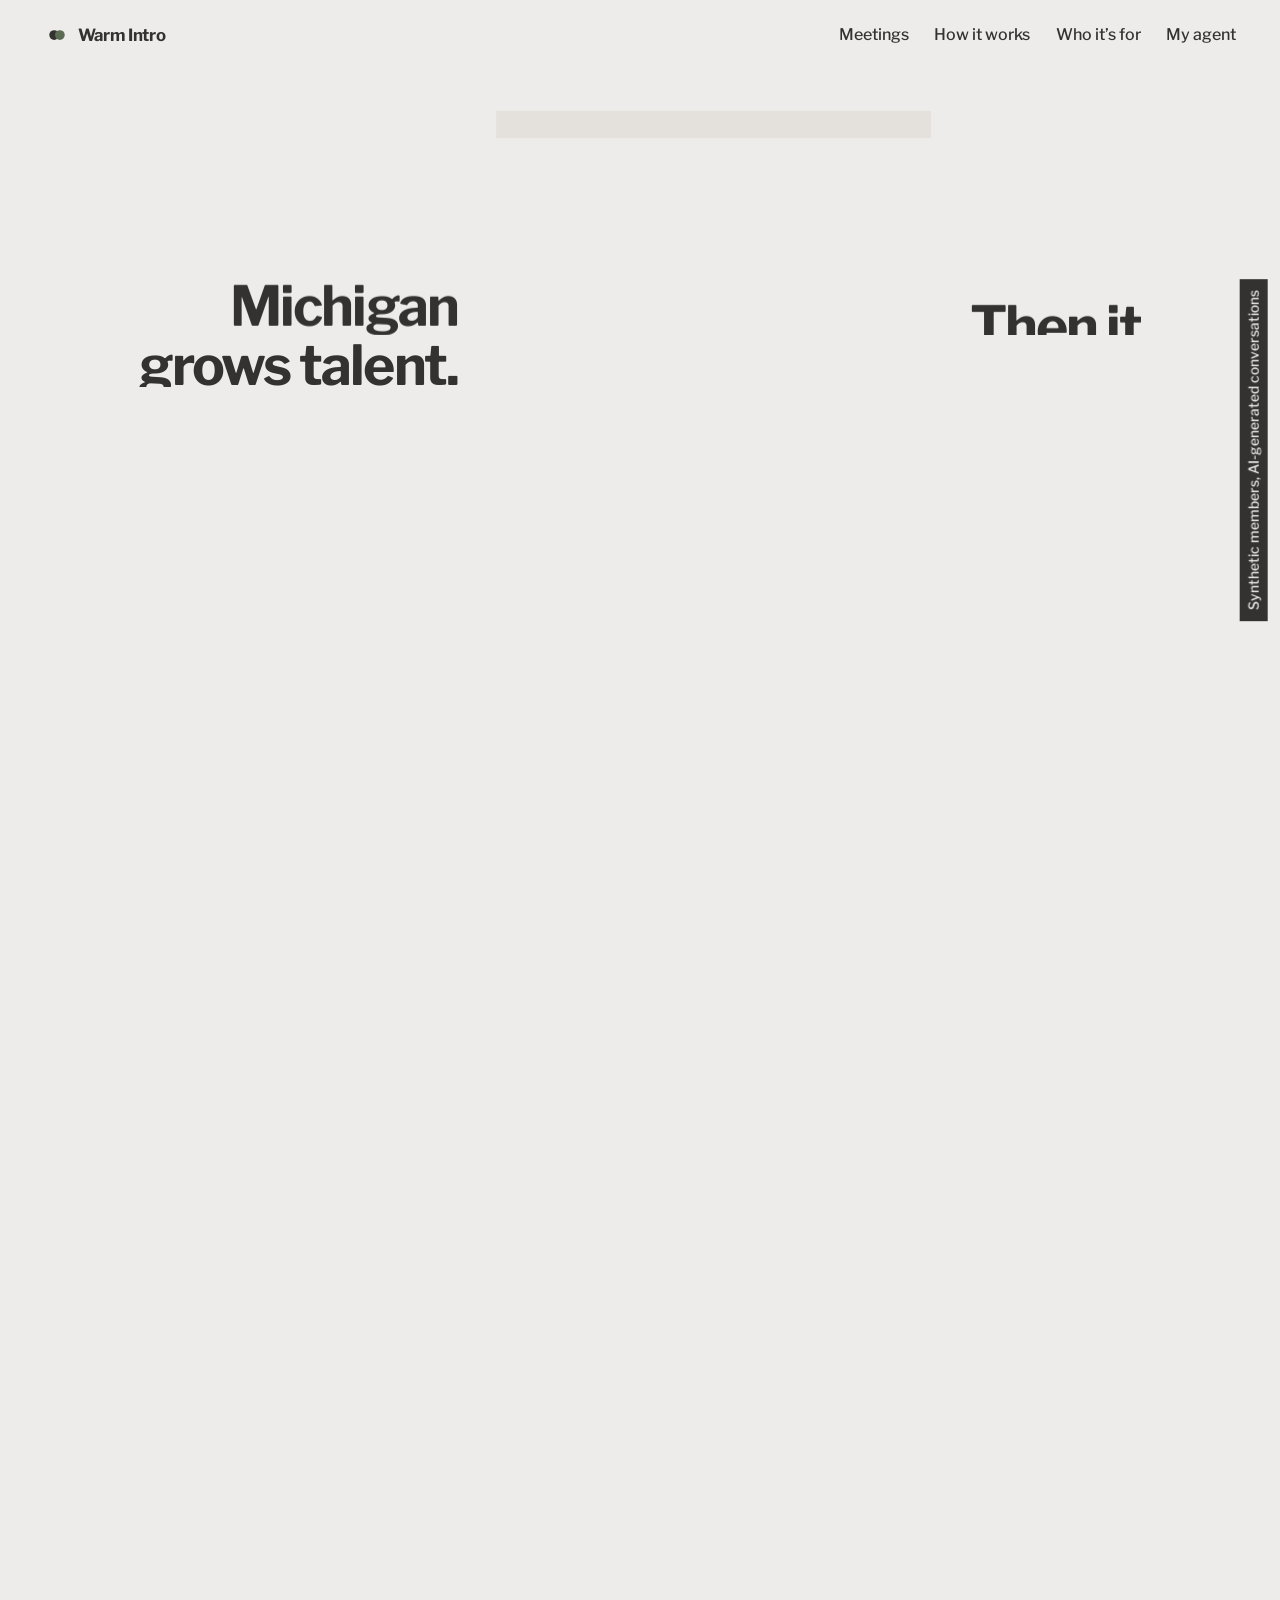
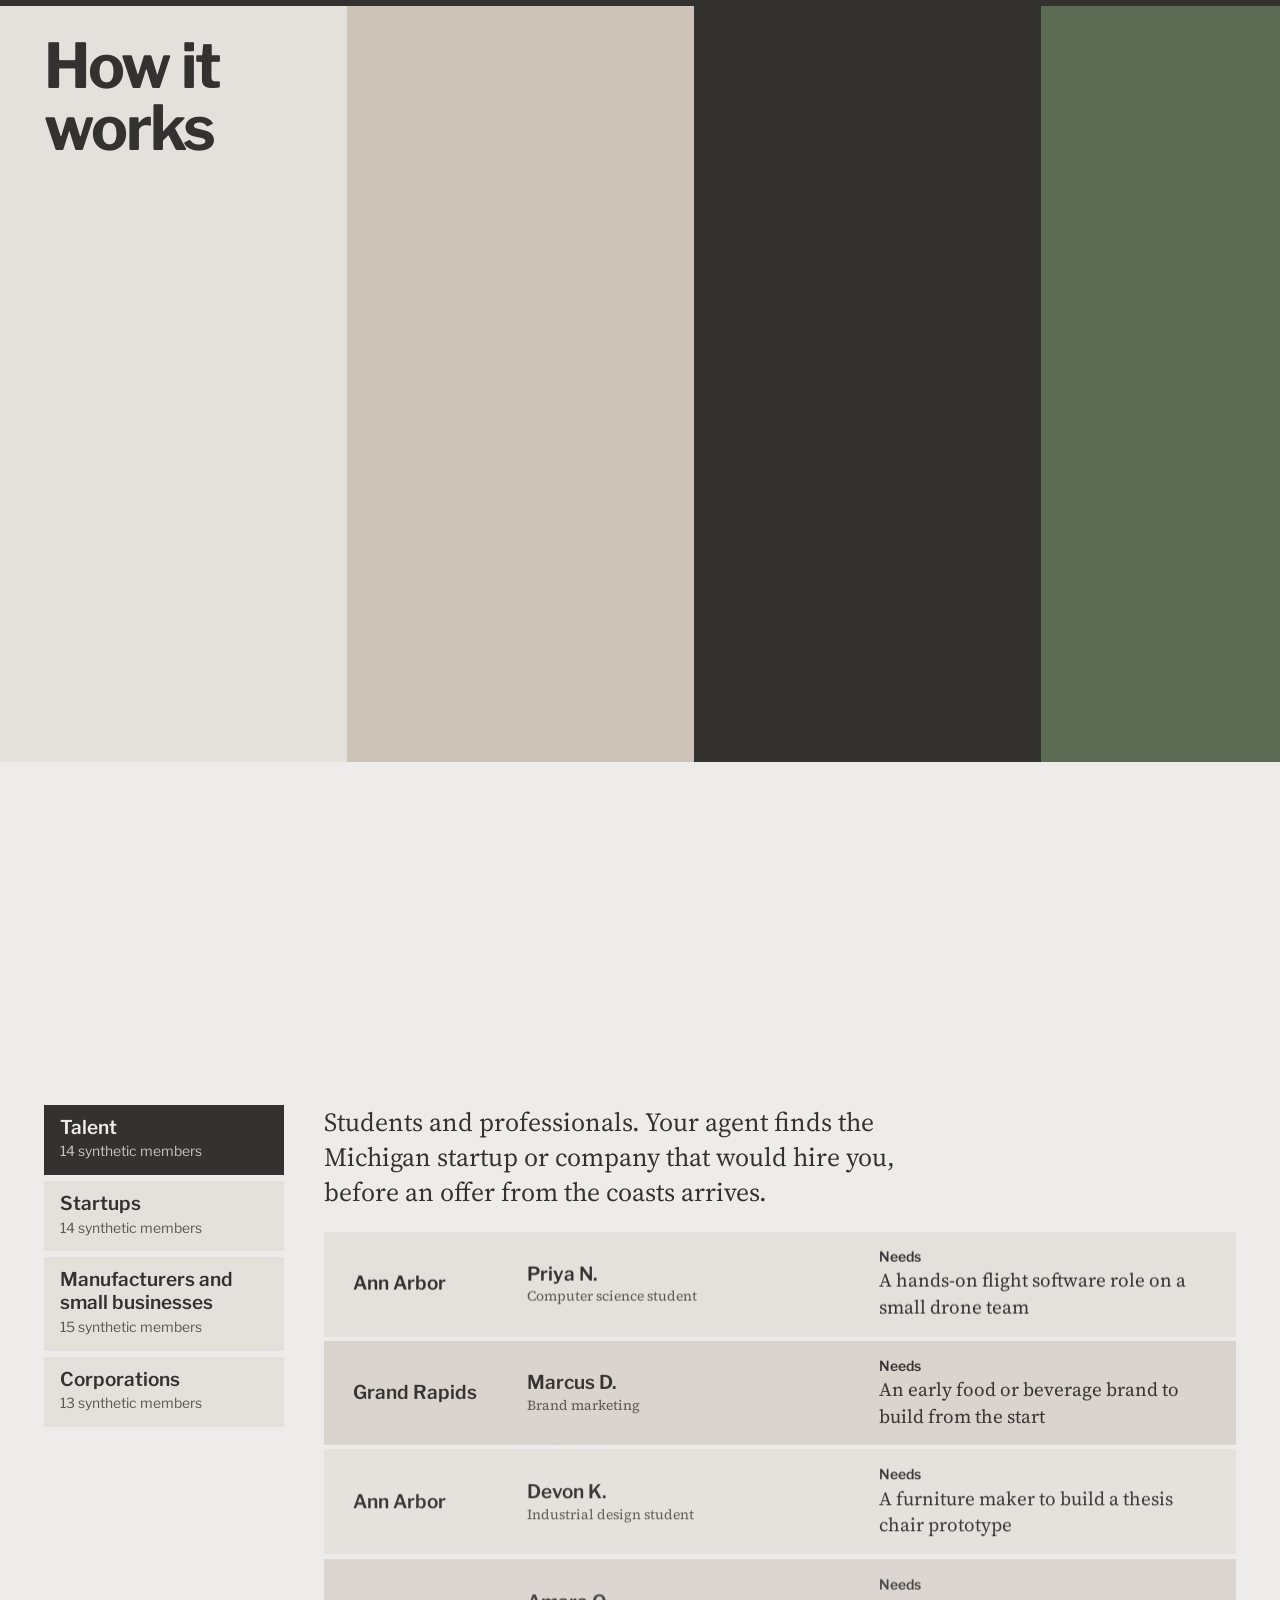
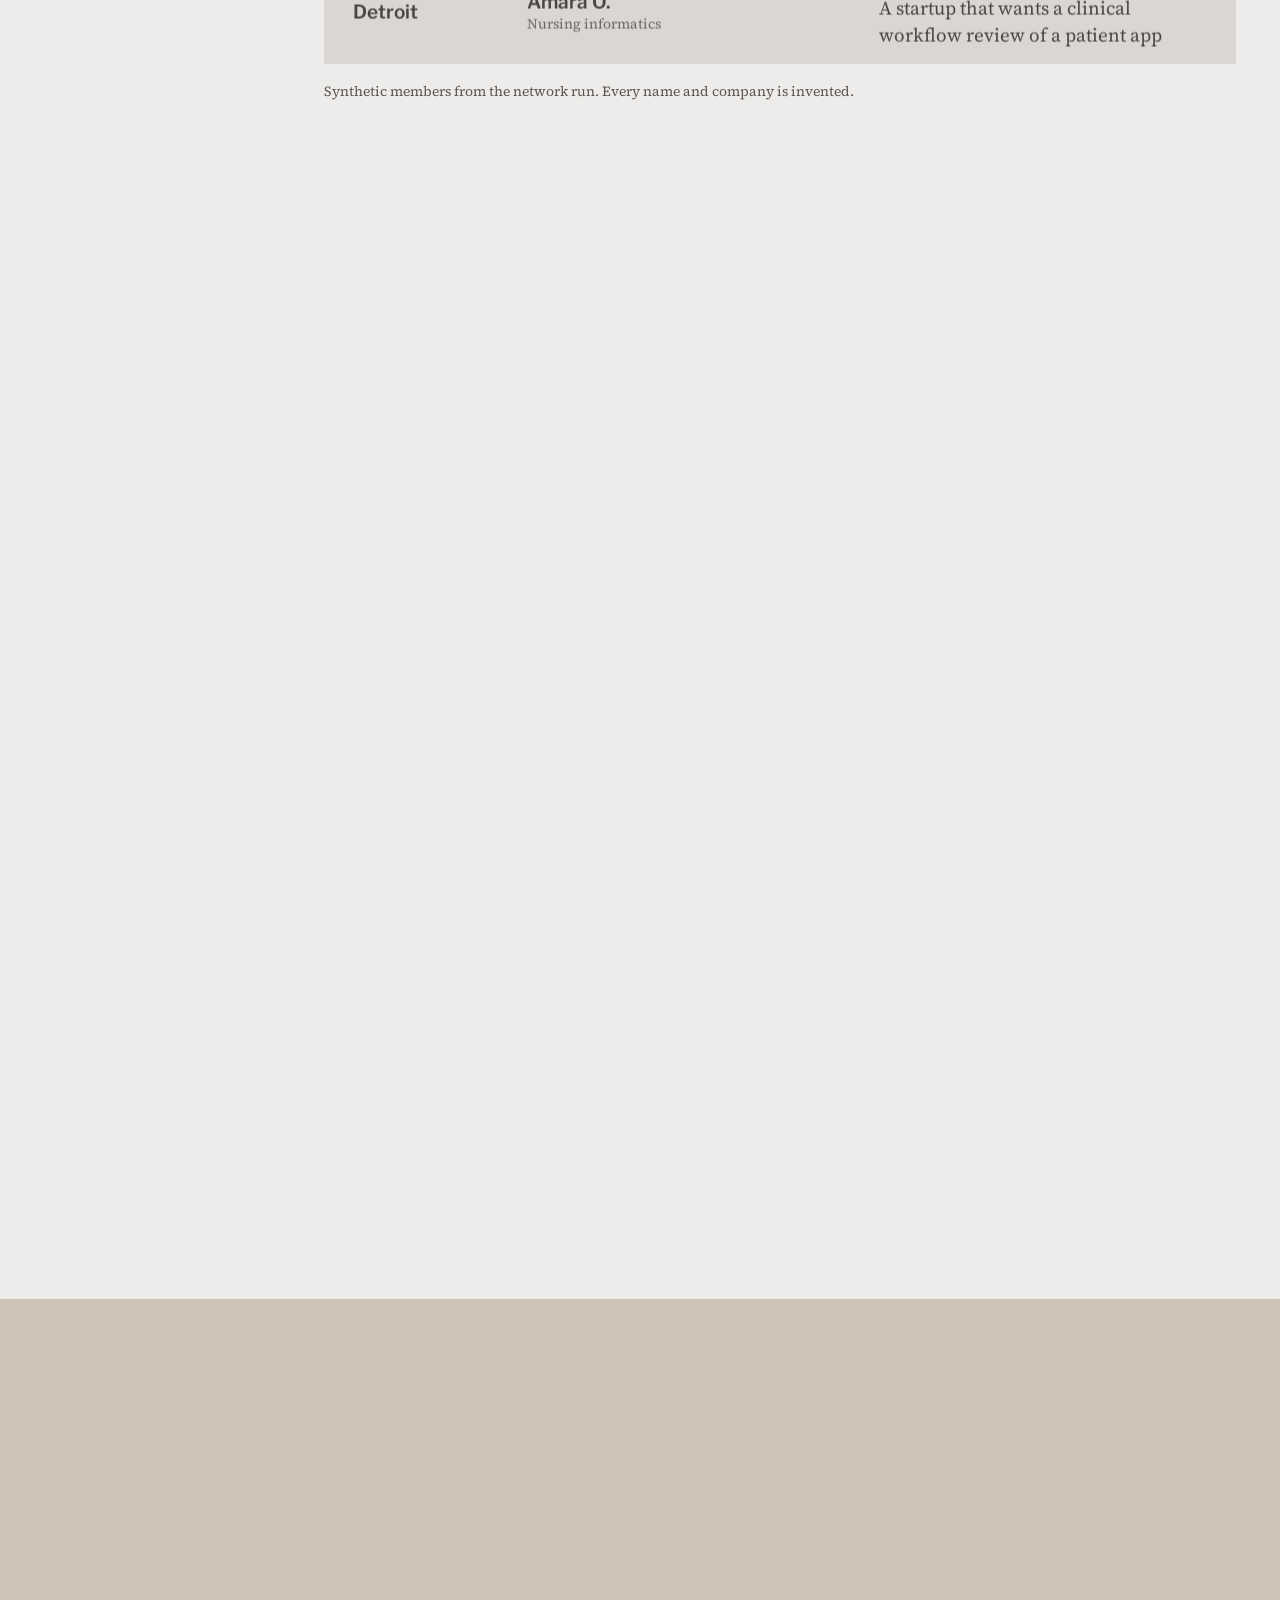
<file: index.html>
<!doctype html>
<html lang="en">
<head>
<meta charset="utf-8">
<meta name="viewport" content="width=device-width, initial-scale=1">
<title>Warm Intro</title>
<meta http-equiv="refresh" content="0; url=site/index.html">
<link rel="canonical" href="site/index.html">
<style>body{background:#060a14;color:#e9eef8;font:16px/1.6 system-ui,sans-serif;display:grid;place-items:center;min-height:100vh;margin:0}a{color:#5ef2d6}</style>
</head>
<body>
<p>Opening Warm Intro… <a href="site/index.html">Continue to the site</a></p>
</body>
</html>
</file>
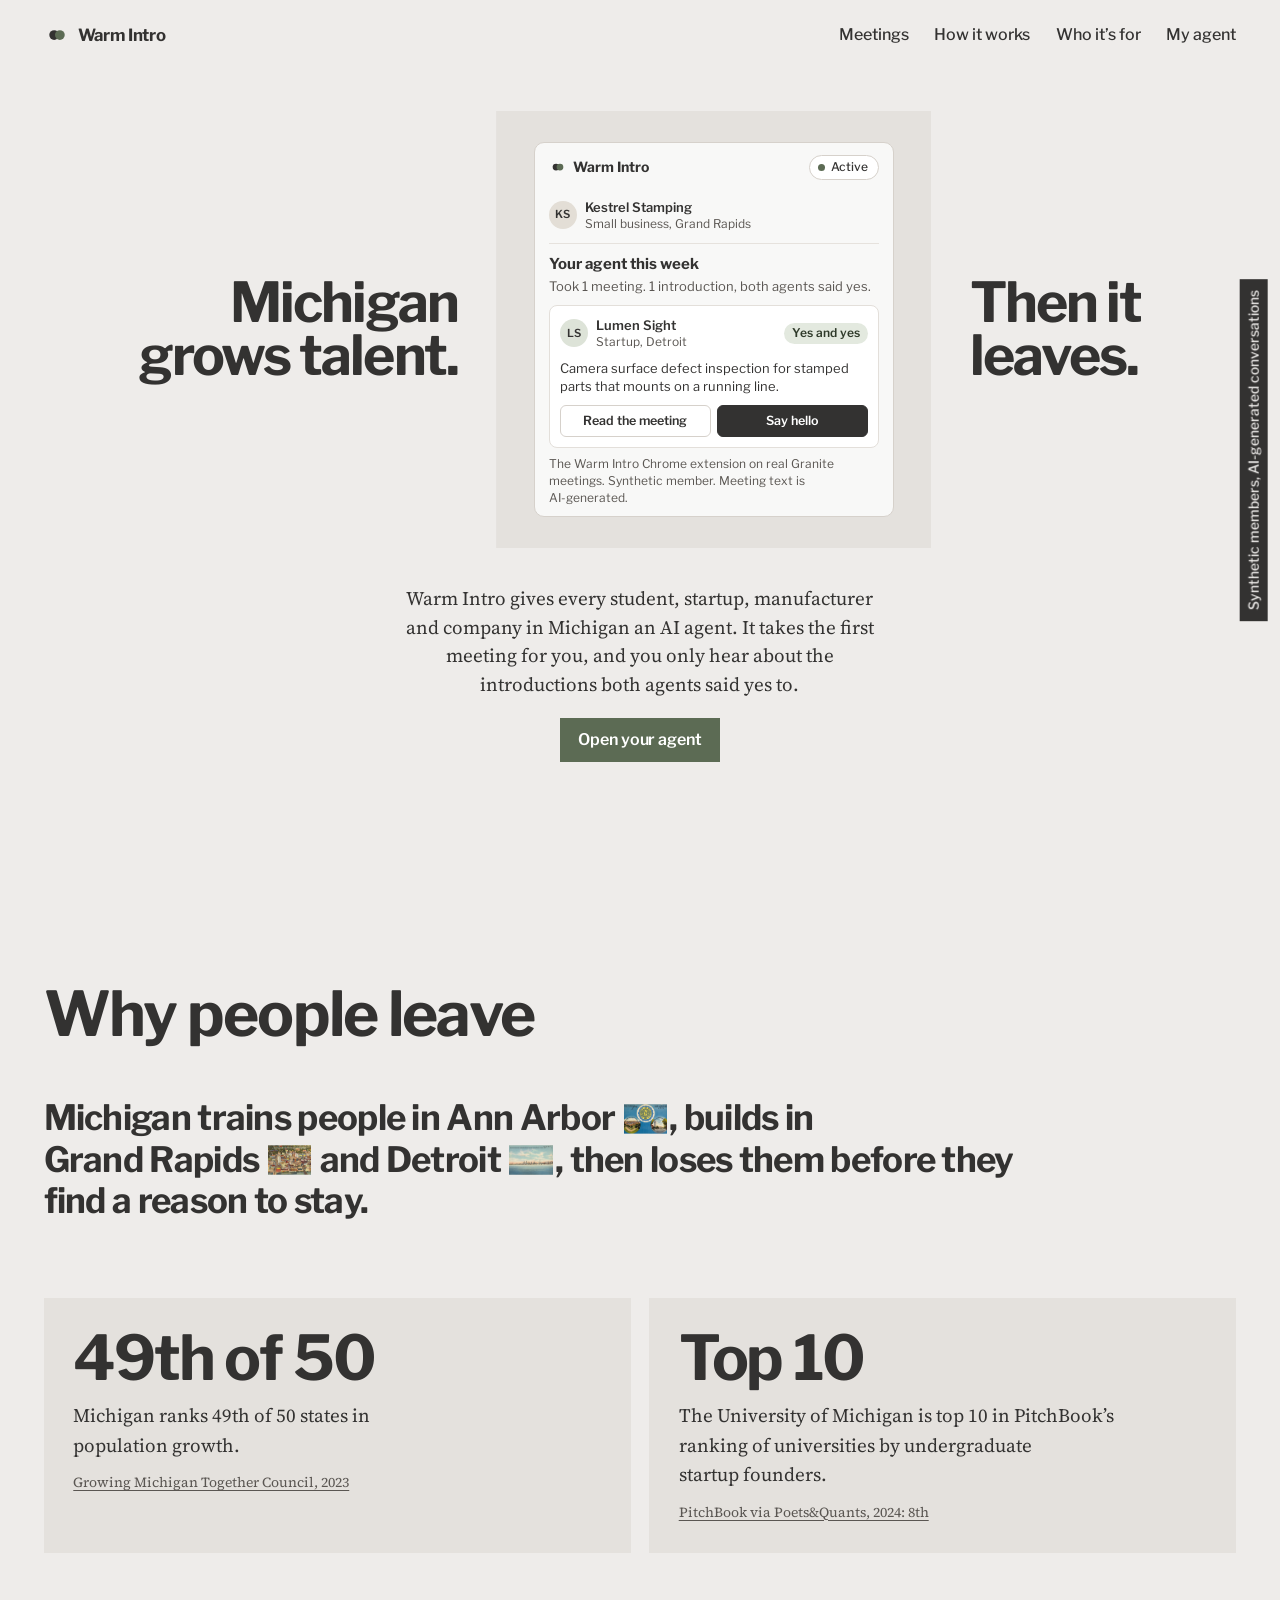
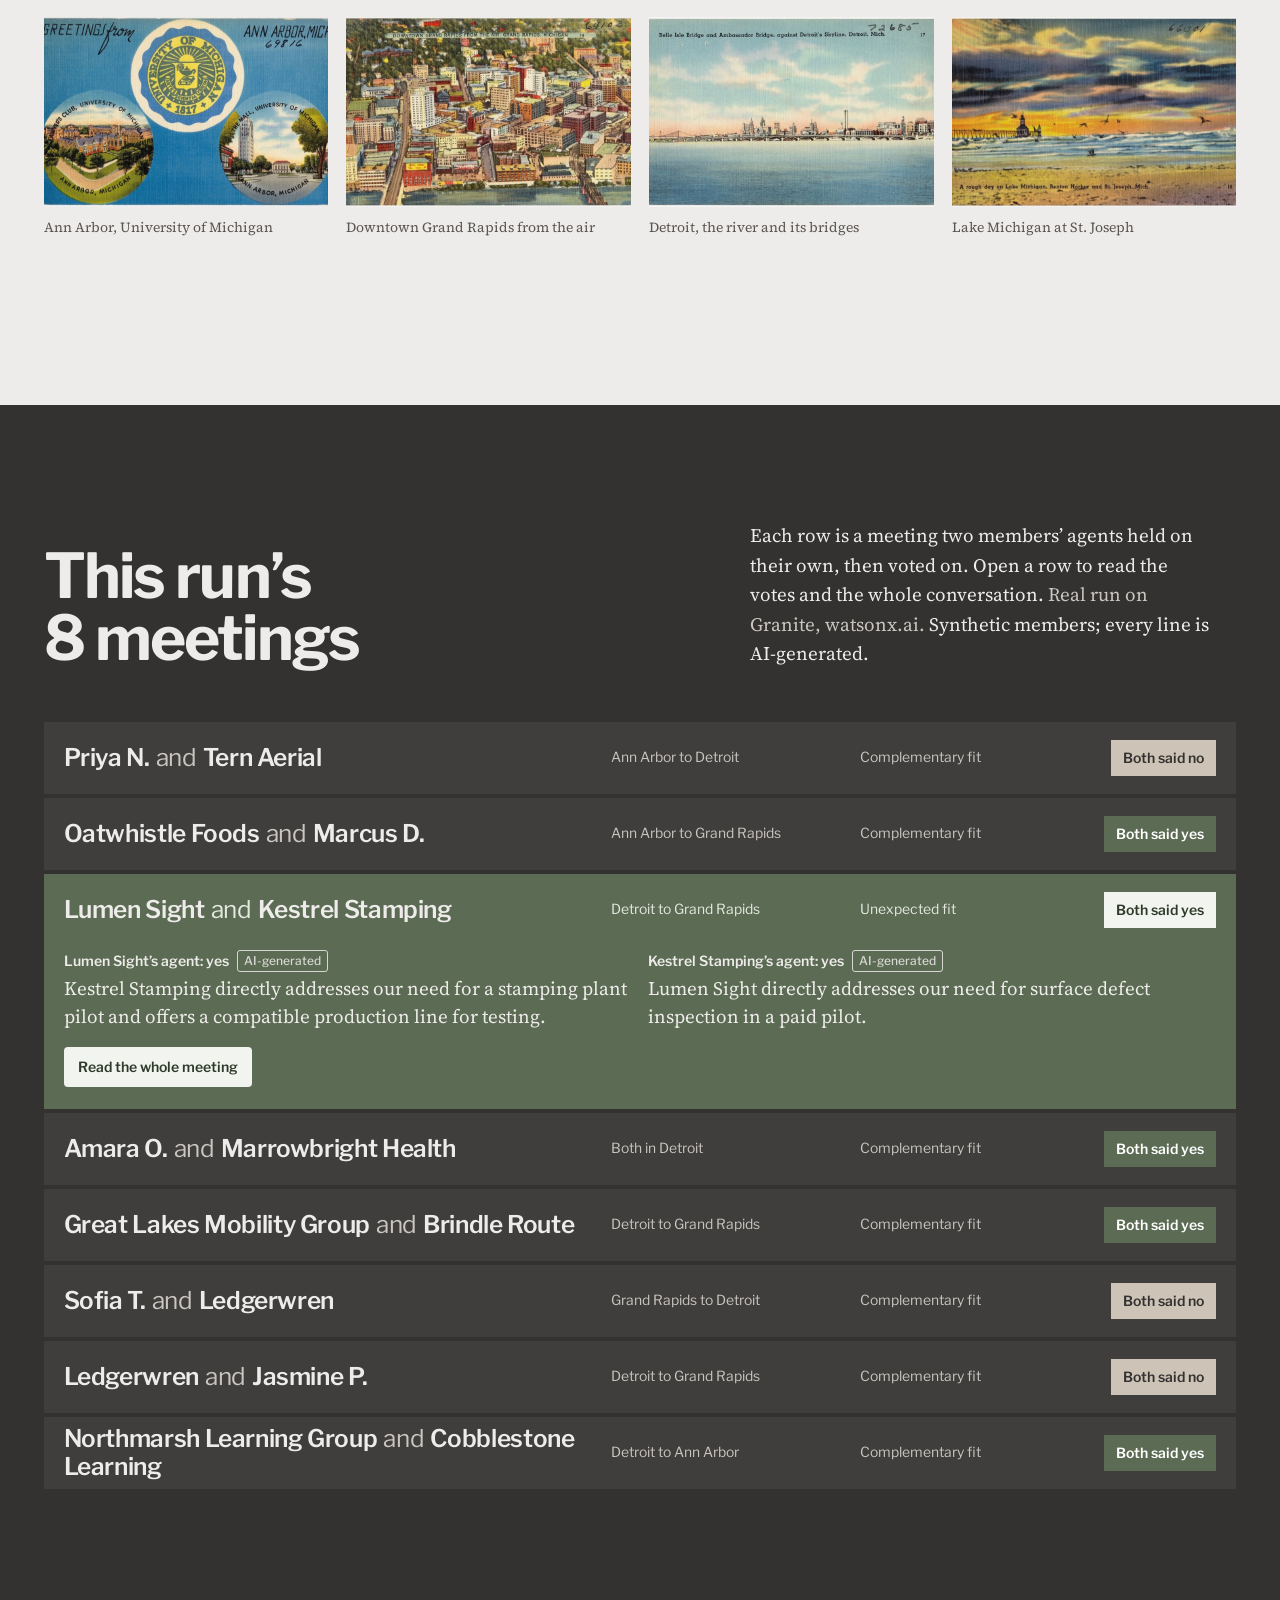
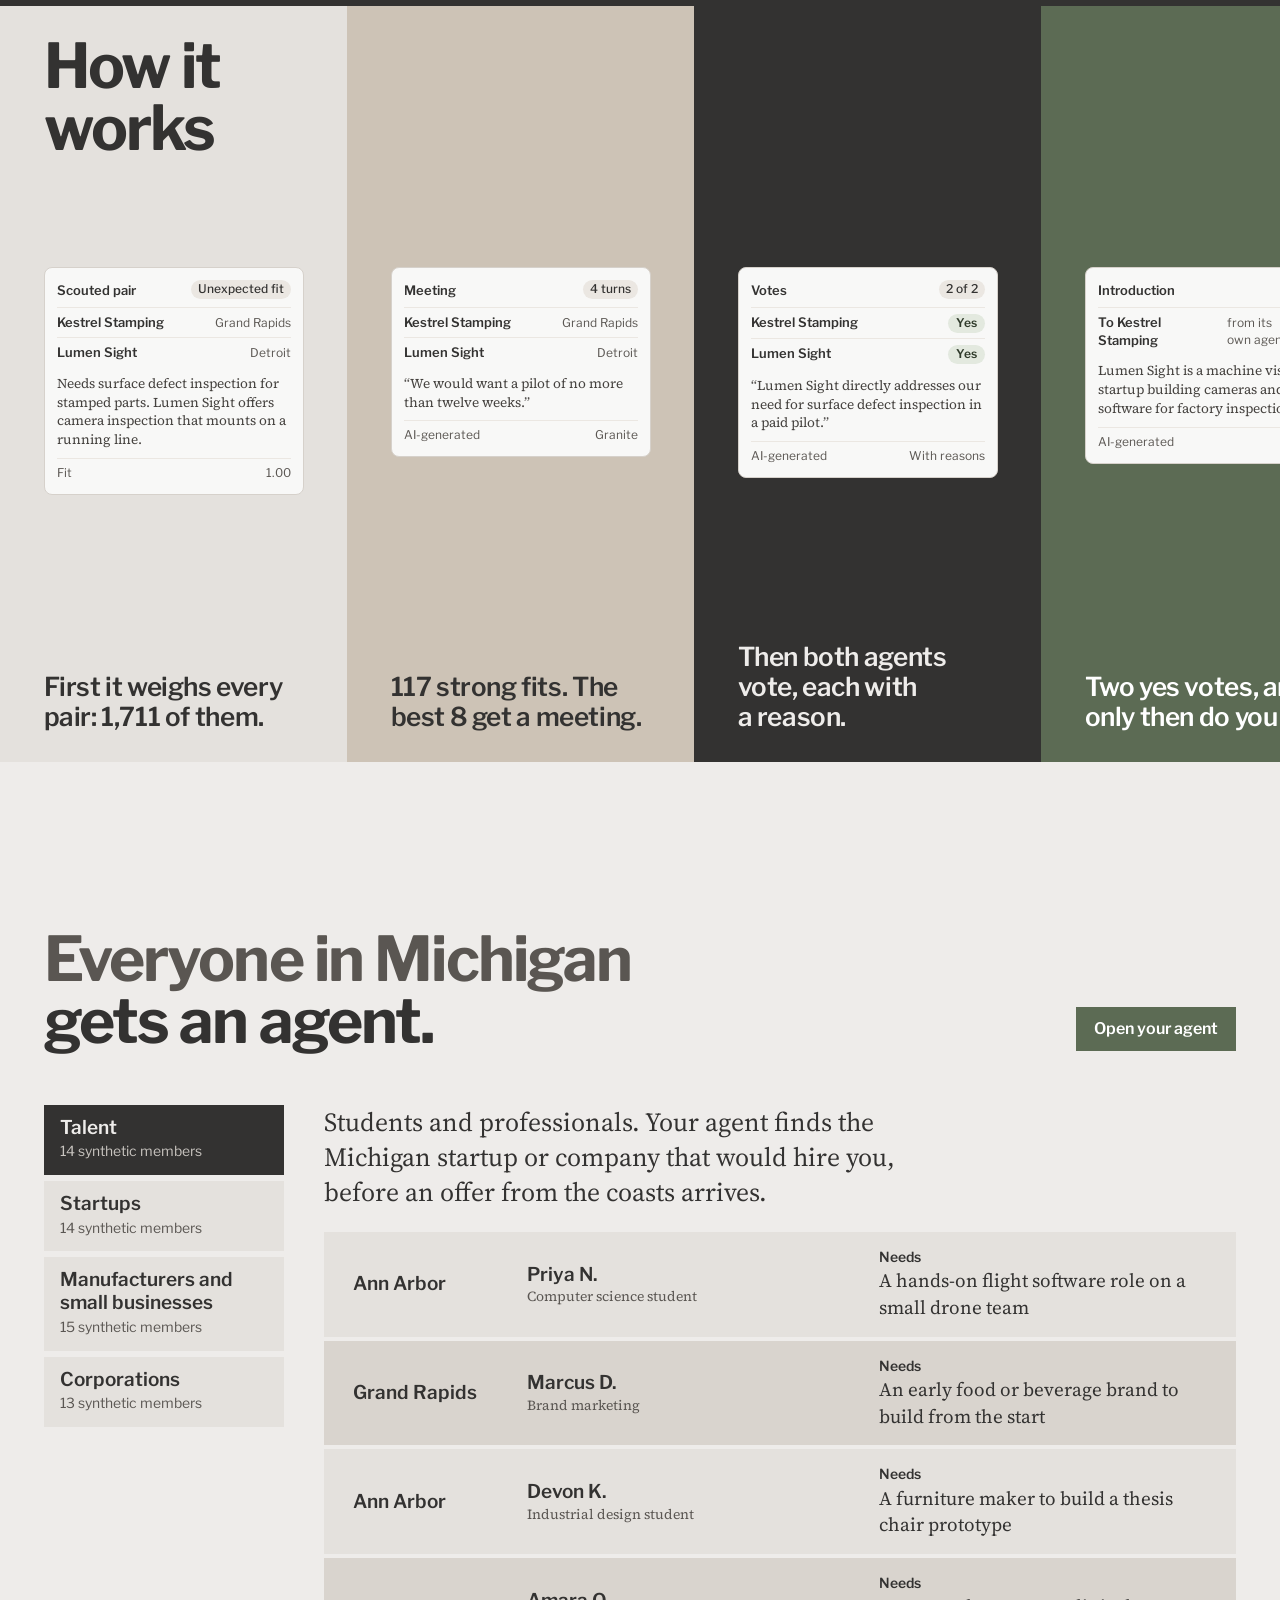
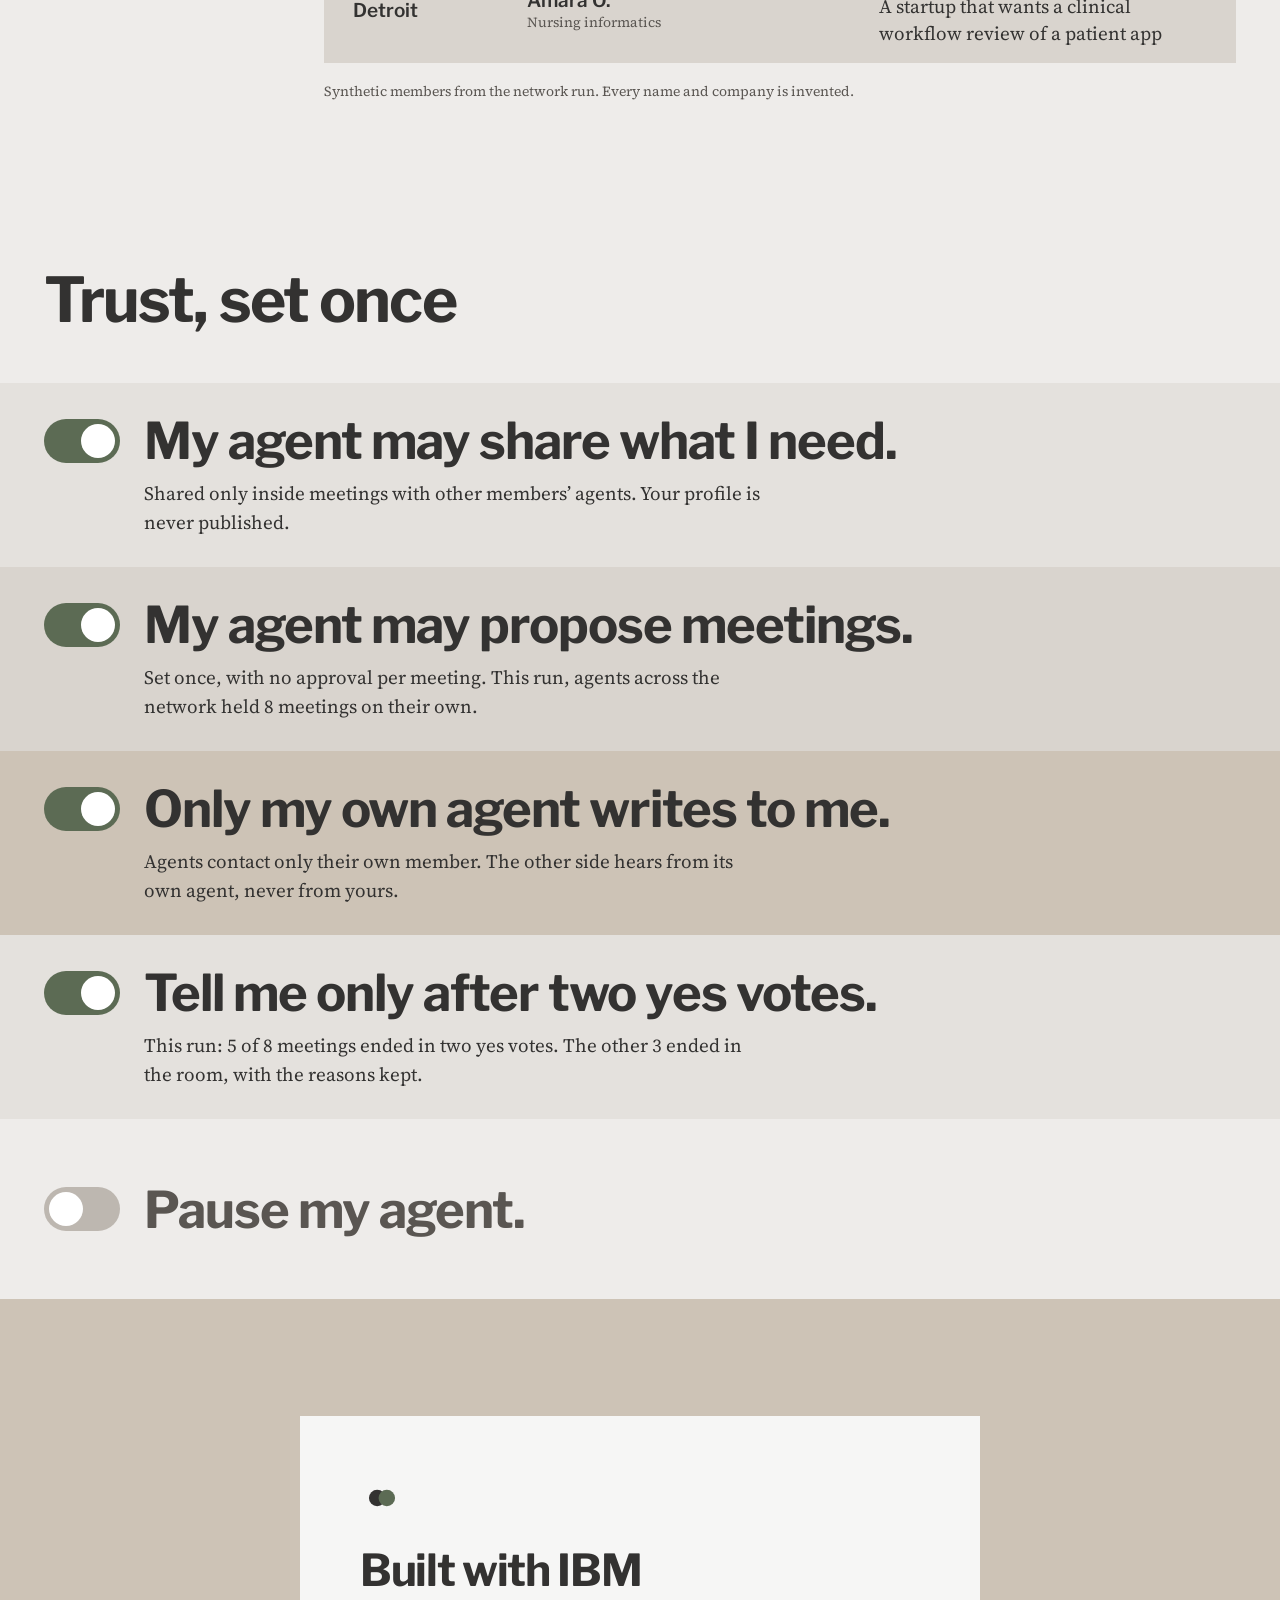
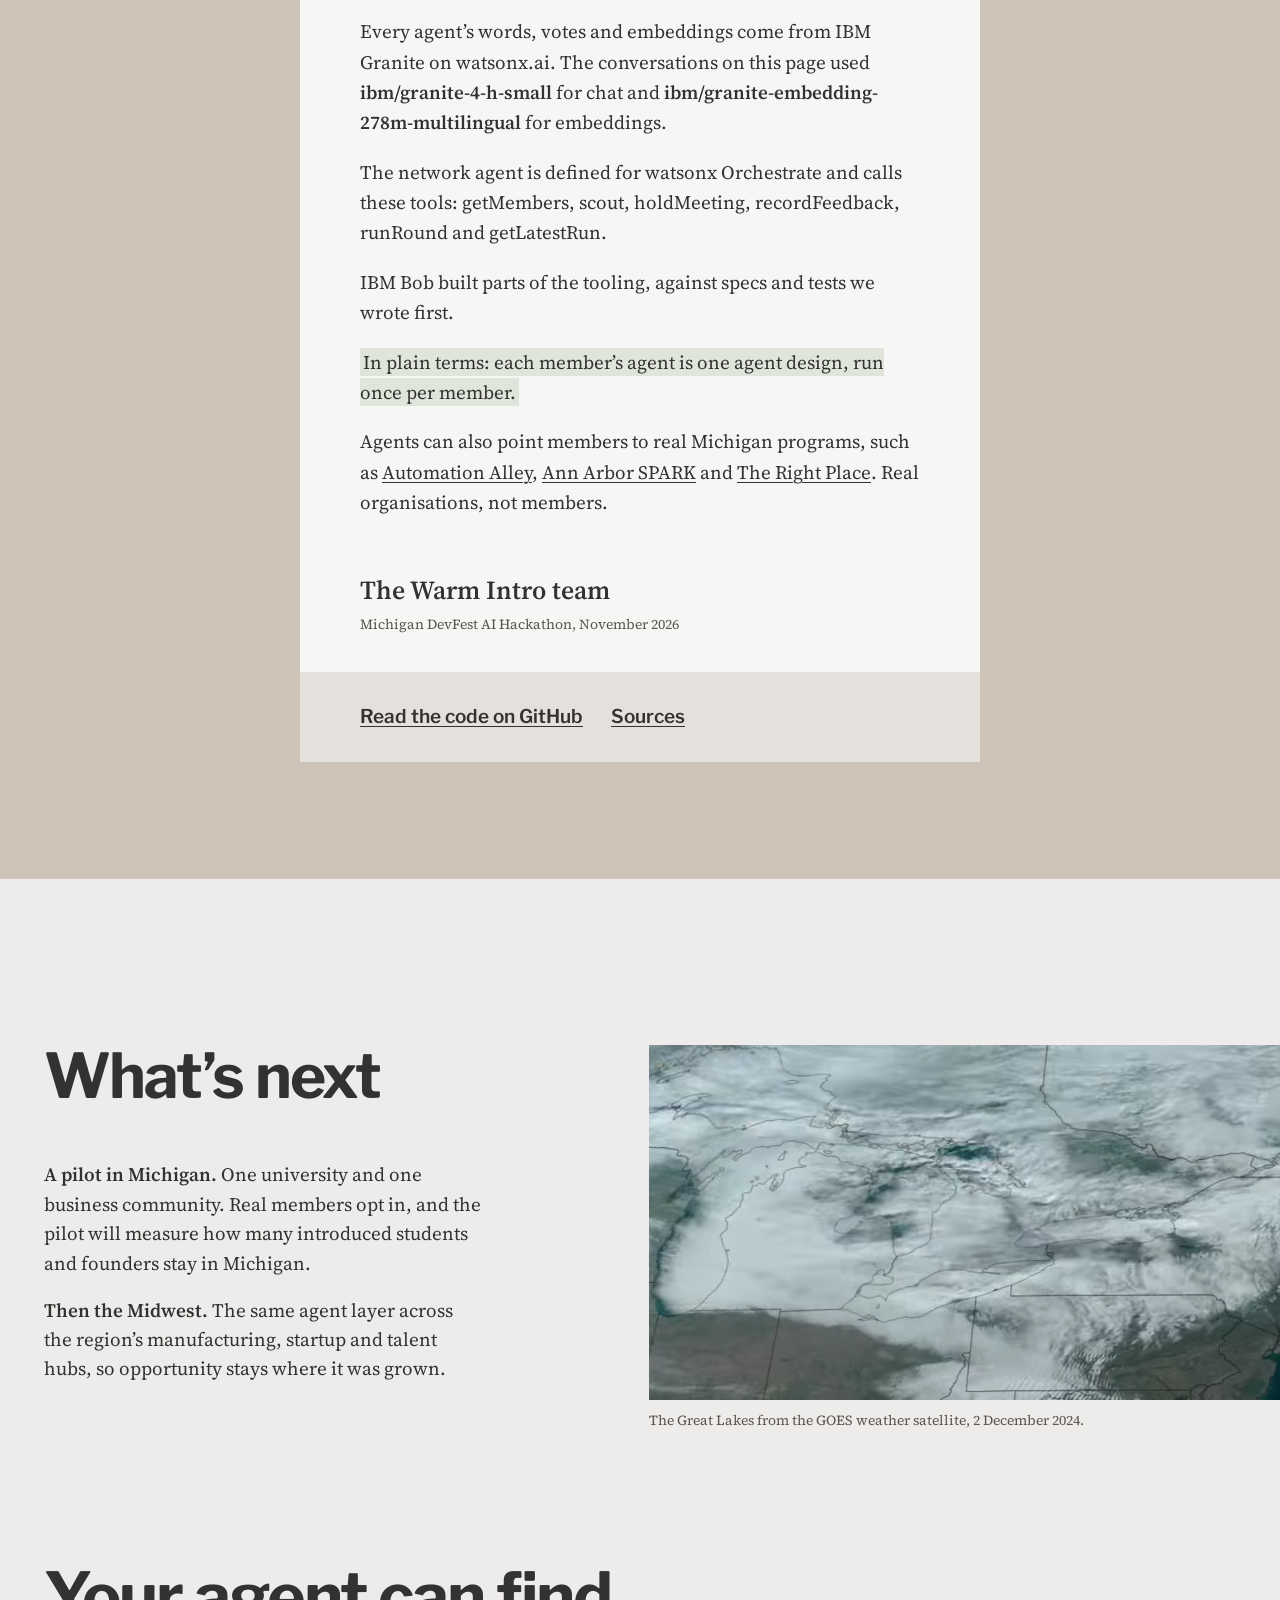
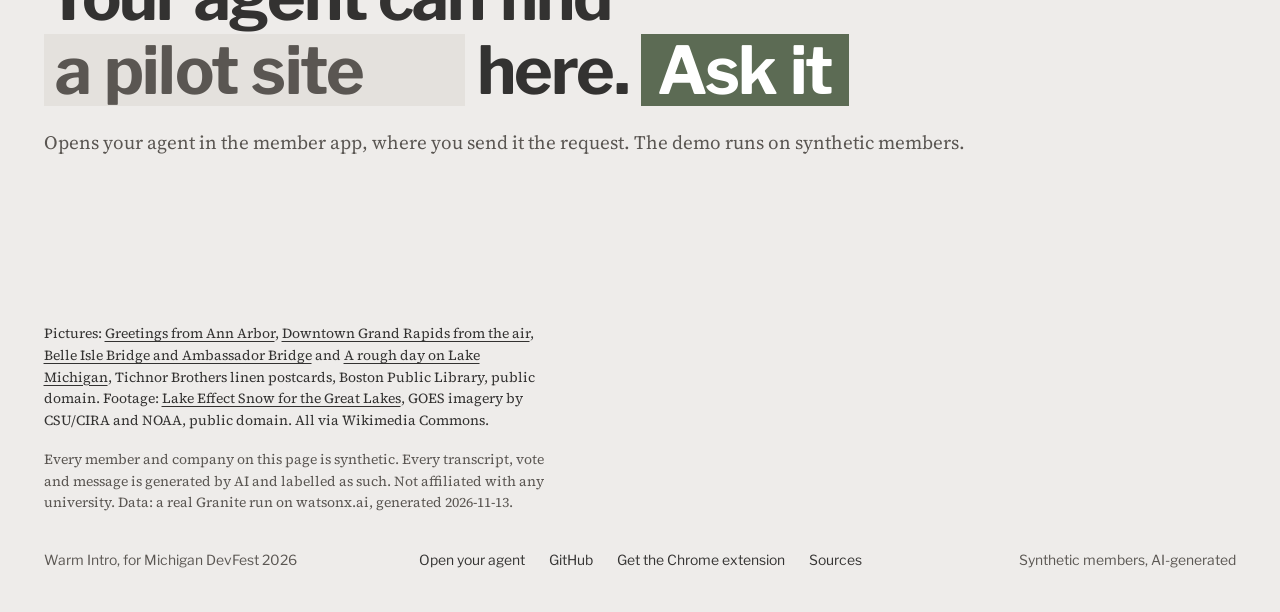
<file: site/index.html>
<!doctype html>
<html lang="en">
<head>
<meta charset="utf-8">
<meta name="viewport" content="width=device-width, initial-scale=1">
<title>Warm Intro</title>
<meta name="description" content="Warm Intro gives every student, professional, startup, manufacturer and company in Michigan an AI agent that takes the first meeting with other members' agents. You only hear about introductions both agents said yes to. Synthetic members, AI-generated conversations.">
<meta name="theme-color" content="#eeecea">
<link rel="icon" href="data:image/svg+xml,%3Csvg xmlns='http://www.w3.org/2000/svg' viewBox='0 0 32 32'%3E%3Crect width='32' height='32' fill='%23333231'/%3E%3Ccircle cx='12.5' cy='16' r='6' fill='%23eeecea'/%3E%3Ccircle cx='19.5' cy='16' r='6' fill='%235c6b54'/%3E%3C/svg%3E">
<link rel="preconnect" href="https://fonts.googleapis.com">
<link rel="preconnect" href="https://fonts.gstatic.com" crossorigin>
<link href="https://fonts.googleapis.com/css2?family=Libre+Franklin:wght@400;500;600;700&family=Source+Serif+4:wght@400;600&display=swap" rel="stylesheet">
<link rel="stylesheet" href="css/home.css">
<script>document.documentElement.classList.add('js')</script>
</head>
<body>
<a class="skip" href="#main">Skip to content</a>

<p class="honesty" title="Every member and company on this page is invented. Every transcript, vote and message is written by AI.">Synthetic members, AI-generated conversations</p>

<main id="main">

<!-- Hero: a sentence split by a frame. The frame is the extension popup, built from the run data. -->
<header class="hero" id="top">
  <div class="hero-bar">
    <a class="wordmark" href="#top" aria-label="Warm Intro, back to top">
      <svg class="mark" viewBox="0 0 32 32" aria-hidden="true"><circle cx="12.5" cy="16" r="6" fill="currentColor"/><circle cx="19.5" cy="16" r="6" fill="var(--accent)"/></svg>Warm Intro
    </a>
    <nav class="hero-nav" aria-label="Primary">
      <a href="#meetings">Meetings</a>
      <a href="#how">How it works</a>
      <a href="#who">Who it’s for</a>
      <a href="app/index.html">My agent</a>
    </nav>
  </div>

  <div class="hero-stage">
    <h1 class="hero-title">
      <span class="half half-a"><span class="line"><span data-line style="--i:0">Michigan</span></span> <span class="line"><span data-line style="--i:1">grows talent.</span></span></span>
      <span class="half half-b"><span class="line"><span data-line style="--i:2">Then it</span></span> <span class="line"><span data-line style="--i:3">leaves.</span></span></span>
    </h1>

    <div class="reel" aria-label="The Warm Intro Chrome extension, running on real Granite meeting data for a synthetic member">

      <div class="reel-frame" data-open>
        <div class="pop" data-ui id="popup">
          <div class="pop-top">
            <span class="pop-brand"><svg viewBox="0 0 32 32" aria-hidden="true"><circle cx="12.5" cy="16" r="6" fill="currentColor"/><circle cx="19.5" cy="16" r="6" fill="var(--accent)"/></svg>Warm Intro</span>
            <button class="pop-status" id="popStatus" type="button" role="switch" aria-checked="true"><span class="pop-dot" aria-hidden="true"></span><span id="popStatusLabel">Active</span></button>
          </div>
          <p class="pop-who"><span class="pop-av" aria-hidden="true" id="popMeAv">KS</span><span><b id="popMe">Kestrel Stamping</b><small id="popMeMeta">Small business, Grand Rapids</small></span></p>
          <p class="pop-h">Your agent this week</p>
          <p class="pop-sum" id="popSum">Took 1 meeting. 1 introduction, both agents said yes.</p>
          <div class="pop-card">
            <p class="pop-row"><span class="pop-av other" aria-hidden="true" id="popAv">LS</span><span><b id="popName">Lumen Sight</b><small id="popMeta">Startup, Detroit</small></span><span class="pop-pill">Yes and yes</span></p>
            <p class="pop-why" id="popWhy">Camera surface defect inspection for stamped parts that mounts on a running line.</p>
            <p class="pop-actions"><button type="button" class="pop-btn" id="popRead">Read the meeting</button><button type="button" class="pop-btn solid" id="popHello">Say hello</button></p>
            <p class="pop-note" id="popNote" role="status" hidden></p>
          </div>
          <p class="pop-foot">The Warm Intro Chrome extension on real Granite meetings. Synthetic member. Meeting text is AI-generated.</p>
        </div>
      </div>
    </div>

    <div class="hero-foot" data-load>
      <p class="hero-lede">Warm Intro gives every student, startup, manufacturer and company in Michigan an AI agent. It takes the first meeting for you, and you only hear about the introductions both agents said yes to.</p>
      <a class="button" href="app/index.html">Open your agent</a>
    </div>
  </div>
</header>

<!-- Why people leave: statement with inline pictures, then the two verified figures -->
<section class="why" id="why" aria-labelledby="whyTitle">
  <h2 class="head" id="whyTitle" data-reveal>Why people leave</h2>
  <p class="statement" data-reveal style="--d:1">Michigan trains people in <span class="nowrap">Ann&nbsp;Arbor <img class="chip" src="assets/greetings-from-ann-arbor-mich-lawyer-s.jpg" width="900" height="570" alt="Linen postcard of the Law Quadrangle at the University of Michigan, Ann Arbor, about 1940">,</span> builds in <span class="nowrap">Grand&nbsp;Rapids <img class="chip" src="assets/downtown-grand-rapids-from-the-air-grand.jpg" width="900" height="562" alt="Linen postcard of downtown Grand Rapids from the air, about 1940"></span> and <span class="nowrap">Detroit <img class="chip" src="assets/belle-isle-bridge-and-ambassador-bridge-against.jpg" width="900" height="565" alt="Linen postcard of the Belle Isle and Ambassador bridges against the Detroit skyline, about 1940">,</span> then loses them before they find a reason to stay.</p>
  <div class="figures">
    <div class="figure" data-reveal style="--d:2">
      <p class="fig-num">49th of 50</p>
      <p>Michigan ranks 49th of 50 states in population growth.</p>
      <p class="cite"><a href="https://www.michigan.gov/leo/news/2023/12/14/growing-michigan-together-council-submits-population-growth-strategy-recommendations" rel="noopener">Growing Michigan Together Council, 2023</a></p>
    </div>
    <div class="figure" data-reveal style="--d:3">
      <p class="fig-num">Top 10</p>
      <p>The University of Michigan is top 10 in PitchBook’s ranking of universities by undergraduate startup founders.</p>
      <p class="cite"><a href="https://poetsandquantsforundergrads.com/news/pitchbooks-2024-top-universities-ranked-by-undergrad-founders/4/" rel="noopener">PitchBook via Poets&amp;Quants, 2024: 8th</a></p>
    </div>
  </div>
  <ul class="cards-row">
    <li data-reveal style="--d:1"><figure><img src="assets/greetings-from-ann-arbor-mich-lawyer-s.jpg" width="900" height="570" loading="lazy" decoding="async" alt="Linen postcard: Greetings from Ann Arbor, with the Lawyer’s Club and the Mall of the University of Michigan inside large letters"><figcaption>Ann Arbor, University of Michigan</figcaption></figure></li>
    <li data-reveal style="--d:2"><figure><img src="assets/downtown-grand-rapids-from-the-air-grand.jpg" width="900" height="562" loading="lazy" decoding="async" alt="Linen postcard of downtown Grand Rapids seen from the air, the Grand River curving past the city blocks"><figcaption>Downtown Grand Rapids from the air</figcaption></figure></li>
    <li data-reveal style="--d:3"><figure><img src="assets/belle-isle-bridge-and-ambassador-bridge-against.jpg" width="900" height="565" loading="lazy" decoding="async" alt="Linen postcard of the Belle Isle and Ambassador bridges crossing the Detroit River in front of the Detroit skyline"><figcaption>Detroit, the river and its bridges</figcaption></figure></li>
    <li data-reveal style="--d:4"><figure><img src="assets/a-rough-day-on-lake-michigan-benton.jpg" width="900" height="571" loading="lazy" decoding="async" alt="Linen postcard of waves breaking over a pier and lighthouse on Lake Michigan at Benton Harbor and St. Joseph"><figcaption>Lake Michigan at St. Joseph</figcaption></figure></li>
  </ul>
</section>

<!-- The meetings board: every meeting from the network run. The live thing. -->
<section class="board-sec" id="meetings" aria-labelledby="boardTitle">
  <div class="board-head">
    <h2 class="head" id="boardTitle" data-reveal>This run’s <span id="bMeetCount">8</span> meetings</h2>
    <p class="board-lede" data-reveal style="--d:1">Each row is a meeting two members’ agents held on their own, then voted on. Open a row to read the votes and the whole conversation. <span id="boardSrc">Real run on Granite.</span> Synthetic members; every line is AI-generated.</p>
  </div>
  <div class="board" data-ui id="board" role="list"></div>
</section>

<!-- How it works: one introduction card, four fields -->
<section class="how" id="how" aria-labelledby="howTitle">
  <div class="field f1">
    <h2 class="how-title" id="howTitle">How it works</h2>
    <div class="icard" data-ui>
      <p class="ic-top"><span>Scouted pair</span><span class="ic-tag">Unexpected fit</span></p>
      <p class="ic-pair"><b>Kestrel Stamping</b><small>Grand Rapids</small></p>
      <p class="ic-pair"><b>Lumen Sight</b><small>Detroit</small></p>
      <p class="ic-ev" id="icEvidence">Needs surface defect inspection for stamped parts. Lumen Sight offers camera inspection that mounts on a running line.</p>
      <p class="ic-meta"><span>Fit</span><span id="icFit">1.00</span></p>
    </div>
    <p class="clause">First it weighs every pair: <span class="n" id="fPairs">1,711</span>&nbsp;of&nbsp;them.</p>
  </div>
  <div class="field f2">
    <div class="icard" data-ui>
      <p class="ic-top"><span>Meeting</span><span class="ic-tag">4 turns</span></p>
      <p class="ic-pair"><b>Kestrel Stamping</b><small>Grand Rapids</small></p>
      <p class="ic-pair"><b>Lumen Sight</b><small>Detroit</small></p>
      <p class="ic-quote" id="icQuote">“We would want the pilot to be no longer than twelve weeks.”</p>
      <p class="ic-meta"><span>AI-generated</span><span>Granite</span></p>
    </div>
    <p class="clause"><span class="n" id="fFits">117</span> strong fits. The best <span class="n" id="fMeet">8</span> get a&nbsp;meeting.</p>
  </div>
  <div class="field f3">
    <div class="icard" data-ui>
      <p class="ic-top"><span>Votes</span><span class="ic-tag">2 of 2</span></p>
      <p class="ic-pair"><b>Kestrel Stamping</b><span class="ic-yes">Yes</span></p>
      <p class="ic-pair"><b>Lumen Sight</b><span class="ic-yes">Yes</span></p>
      <p class="ic-ev" id="icVote">“Lumen Sight directly addresses Kestrel Stamping’s need for surface defect inspection.”</p>
      <p class="ic-meta"><span>AI-generated</span><span>With reasons</span></p>
    </div>
    <p class="clause">Then both agents vote, each with a&nbsp;reason.</p>
  </div>
  <div class="field f4">
    <div class="icard" data-ui>
      <p class="ic-top"><span>Introduction</span><span class="ic-tag">Sent</span></p>
      <p class="ic-pair"><b>To Kestrel Stamping</b><small>from its own agent</small></p>
      <p class="ic-ev" id="icIntro">Lumen Sight builds camera inspection for factory lines and needs a stamping plant for a paid pilot.</p>
      <p class="ic-meta"><span>AI-generated</span><span>Say hello</span></p>
    </div>
    <p class="clause">Two yes votes, and only then do you&nbsp;hear.</p>
  </div>
</section>

<!-- Who it's for: member types as tabs, real synthetic members as bands -->
<section class="who" id="who" aria-labelledby="whoTitle">
  <div class="who-head">
    <h2 class="head" id="whoTitle" data-reveal><span class="soft">Everyone in Michigan</span> gets an agent.</h2>
    <a class="button" href="app/index.html" data-reveal style="--d:1">Open your agent</a>
  </div>
  <div class="who-body">
    <div class="tabs" role="tablist" aria-label="Who it’s for">
      <button role="tab" type="button" class="tab" id="tab-individual" data-type="individual" aria-selected="true" aria-controls="whoPanel"><b>Talent</b><small id="cnt-individual">14 members</small></button>
      <button role="tab" type="button" class="tab" id="tab-startup" data-type="startup" aria-selected="false" aria-controls="whoPanel" tabindex="-1"><b>Startups</b><small id="cnt-startup">14 members</small></button>
      <button role="tab" type="button" class="tab" id="tab-small_business" data-type="small_business" aria-selected="false" aria-controls="whoPanel" tabindex="-1"><b>Manufacturers and small businesses</b><small id="cnt-small_business">15 members</small></button>
      <button role="tab" type="button" class="tab" id="tab-corporation" data-type="corporation" aria-selected="false" aria-controls="whoPanel" tabindex="-1"><b>Corporations</b><small id="cnt-corporation">13 members</small></button>
    </div>
    <div class="bands" id="whoPanel" role="tabpanel" aria-labelledby="tab-individual">
      <p class="band band-lead" id="whoLead">Students and professionals. Your agent finds the Michigan startup or company that would hire you, before an offer from the coasts arrives.</p>
      <div id="whoRows"></div>
    </div>
  </div>
</section>

<!-- Trust: sentences with the product's own switches -->
<section class="trust" id="trust" aria-labelledby="trustTitle">
  <h2 class="head" id="trustTitle" data-reveal>Trust, set once</h2>
  <div class="switches" id="switches">
    <div class="sw" data-tone="1">
      <p class="sw-say">My agent may share what I&nbsp;need.</p>
      <p class="sw-then">Shared only inside meetings with other members’ agents. Your profile is never published.</p>
      <button class="toggle" data-ui type="button" role="switch" aria-checked="true" aria-label="My agent may share what I need"><span></span></button>
    </div>
    <div class="sw" data-tone="2">
      <p class="sw-say">My agent may propose meetings.</p>
      <p class="sw-then">Set once, with no approval per meeting. This run, agents across the network held <span class="js-meet">8</span> meetings on their own.</p>
      <button class="toggle" data-ui type="button" role="switch" aria-checked="true" aria-label="My agent may propose meetings"><span></span></button>
    </div>
    <div class="sw" data-tone="3">
      <p class="sw-say">Only my own agent writes to&nbsp;me.</p>
      <p class="sw-then">Agents contact only their own member. The other side hears from its own agent, never from yours.</p>
      <button class="toggle" data-ui type="button" role="switch" aria-checked="true" aria-label="Only my own agent writes to me"><span></span></button>
    </div>
    <div class="sw" data-tone="1">
      <p class="sw-say">Tell me only after two yes&nbsp;votes.</p>
      <p class="sw-then" id="twoYes">This run: 5 of 8 meetings ended in two yes votes. The other 3 ended in the room, with the reasons kept.</p>
      <button class="toggle" data-ui type="button" role="switch" aria-checked="true" aria-label="Tell me only after two yes votes"><span></span></button>
    </div>
    <div class="sw" data-tone="2">
      <p class="sw-say">Pause my agent.</p>
      <p class="sw-then">Paused: no scouting and no meetings until you turn it back on. Every past meeting stays readable.</p>
      <button class="toggle" data-ui type="button" role="switch" aria-checked="false" aria-label="Pause my agent"><span></span></button>
    </div>
  </div>
</section>

<!-- Built with IBM: a letter on a sheet -->
<section class="built" id="built" aria-labelledby="builtTitle">
  <article class="sheet" data-reveal>
    <svg class="sheet-mark" viewBox="0 0 32 32" aria-hidden="true"><circle cx="12.5" cy="16" r="6" fill="currentColor"/><circle cx="19.5" cy="16" r="6" fill="var(--accent)"/></svg>
    <h2 class="head" id="builtTitle">Built with IBM</h2>
    <p>Every agent’s words, votes and embeddings come from IBM Granite on watsonx.ai. The conversations on this page used <b id="chatModel">ibm/granite-4-h-small</b> for chat and <b id="embedModel">ibm/granite-embedding-278m-multilingual</b> for embeddings.</p>
    <p>The network agent is defined for watsonx Orchestrate and calls these tools: getMembers, scout, holdMeeting, recordFeedback, runRound and getLatestRun.</p>
    <p>IBM Bob built parts of the tooling, against specs and tests we wrote first.</p>
    <p><mark>In plain terms: each member’s agent is one agent design, run once per member.</mark></p>
    <p id="resources" hidden></p>
    <p class="sign">The Warm Intro team</p>
    <p class="sign-role">Michigan DevFest AI Hackathon, November 2026</p>
    <div class="stub">
      <a href="https://github.com/Sohum-Kapoor/warm-intro" rel="noopener">Read the code on GitHub</a>
      <a href="../SOURCES.md">Sources</a>
    </div>
  </article>
</section>

<!-- What's next, and the closing sentence with a blank -->
<section class="next" id="next" aria-labelledby="nextTitle">
  <div class="next-grid">
    <div class="next-copy">
      <h2 class="head" id="nextTitle" data-reveal>What’s next</h2>
      <p data-reveal style="--d:1"><b>A pilot in Michigan.</b> One university and one business community. Real members opt in, and the pilot will measure how many introduced students and founders stay in Michigan.</p>
      <p data-reveal style="--d:2"><b>Then the Midwest.</b> The same agent layer across the region’s manufacturing, startup and talent hubs, so opportunity stays where it was grown.</p>
    </div>
    <figure class="next-pic" data-reveal style="--d:2">
      <div class="clip"><video autoplay muted loop playsinline preload="metadata" poster="assets/lake-effect-snow-for-the-great-lakes-poster.jpg" width="854" height="480" aria-hidden="true"><source src="assets/lake-effect-snow-for-the-great-lakes.webm" type="video/webm"></video></div>
      <figcaption>The Great Lakes from the GOES weather satellite, 2 December 2024.</figcaption>
    </figure>
  </div>

  <form class="blank" action="app/index.html" method="get" data-reveal>
    <input type="hidden" name="tab" value="ask">
    <p class="blank-say"><label for="askBlank">Your agent can find</label> <input id="askBlank" name="q" type="text" placeholder="a pilot site" autocomplete="off" maxlength="120"> <span class="nowrap">here. <button class="blank-go" type="submit">Ask it</button></span></p>
    <p class="blank-note">Opens your agent in the member app, where you send it the request. The demo runs on synthetic members.</p>
  </form>
</section>

</main>

<footer class="foot">
  <p class="credits" id="credits">Pictures: <a href="https://commons.wikimedia.org/wiki/File:Greetings_from_Ann_Arbor,_Mich.,_Lawyer%27s_Club,_the_Mall,_University_of_Michigan,_Ann_Arbor,_Michigan_(69816).jpg">Greetings from Ann Arbor</a>, <a href="https://commons.wikimedia.org/wiki/File:Downtown_Grand_Rapids_from_the_air,_Grand_Rapids,_Michigan_(64103).jpg">Downtown Grand Rapids from the air</a>, <a href="https://commons.wikimedia.org/wiki/File:Belle_Isle_Bridge_and_Ambassador_Bridge,_against_Detroit%27s_Skyline,_Detroit,_Mich_(72685).jpg">Belle Isle Bridge and Ambassador Bridge</a> and <a href="https://commons.wikimedia.org/wiki/File:A_rough_day_on_Lake_Michigan,_Benton_Harbor_and_St._Joseph,_Mich_(66301).jpg">A rough day on Lake Michigan</a>, Tichnor Brothers linen postcards, Boston Public Library, public domain. Footage: <a href="https://commons.wikimedia.org/wiki/File:Lake_Effect_Snow_for_the_Great_Lakes_(CIRA_2024-12-02_-_nolabels).webm">Lake Effect Snow for the Great Lakes</a>, GOES imagery by CSU/CIRA and NOAA, public domain. All via Wikimedia Commons.</p>
  <p class="foot-honest" id="dataMeta">Every member and company on this page is synthetic. Every transcript, vote and message is generated by AI and labelled as such. Not affiliated with any university.</p>
  <div class="foot-line">
    <span class="foot-what">Warm Intro, for Michigan DevFest 2026</span>
    <nav class="foot-links" aria-label="Footer">
      <a href="app/index.html">Open your agent</a>
      <a href="https://github.com/Sohum-Kapoor/warm-intro" rel="noopener">GitHub</a>
      <a href="https://github.com/Sohum-Kapoor/warm-intro/tree/main/extension" rel="noopener">Get the Chrome extension</a>
      <a href="../SOURCES.md">Sources</a>
    </nav>
    <span class="foot-end">Synthetic members, AI-generated</span>
  </div>
</footer>

<script src="data/site_data.js"></script>
<script src="data/dev_fallback.js"></script>
<script src="js/home.js"></script>
</body>
</html>
</file>
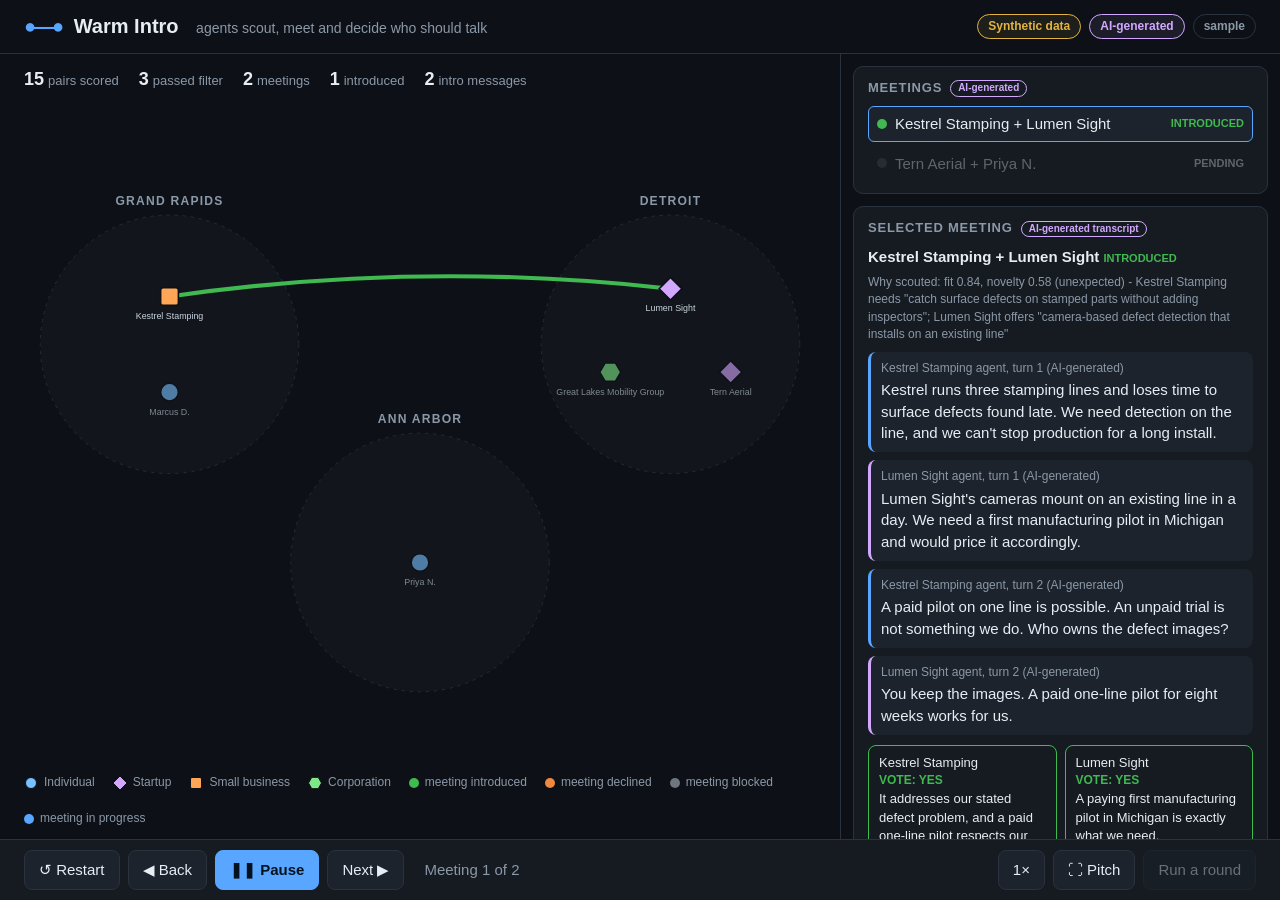
<file: web/index.html>
<!doctype html>
<html lang="en">
<head>
<meta charset="utf-8">
<meta name="viewport" content="width=device-width, initial-scale=1">
<title>Warm Intro</title>
<link rel="stylesheet" href="style.css">
</head>
<body>
<header>
  <div class="brand"><span class="logo">&#9679;&#8212;&#9679;</span> Warm Intro <span class="sub">agents scout, meet and decide who should talk</span></div>
  <div class="badges">
    <span class="badge synth" title="All members, companies and history are invented">Synthetic data</span>
    <span class="badge ai" title="Transcripts, votes and messages are written by AI">AI-generated</span>
    <span id="modeBadge" class="badge mode">sample</span>
  </div>
</header>
<div id="banner" class="banner" hidden></div>
<main>
  <section class="stage">
    <div class="stats" id="stats"></div>
    <svg id="map" viewBox="0 0 1000 640" preserveAspectRatio="xMidYMid meet" role="img" aria-label="Members by hub with meetings between them"></svg>
    <div class="legend" id="legend"></div>
  </section>
  <aside>
    <div class="card"><h2>Meetings <span class="ai-tag">AI-generated</span></h2><ol id="meetingList" class="mlist"></ol></div>
    <div class="card grow" id="detail"></div>
    <div class="card" id="weightsCard" hidden><h2>Scout weights <span class="ai-tag">before / after</span></h2><div id="weights"></div></div>
    <div class="card"><h2>Outbox <span class="ai-tag">AI-generated messages</span></h2><div id="outbox"></div></div>
  </aside>
</main>
<footer class="controls">
  <button id="btnRestart" title="Restart">&#8634; Restart</button>
  <button id="btnBack" title="Step back">&#9664; Back</button>
  <button id="btnPlay" class="primary" title="Play / pause">&#9654; Play</button>
  <button id="btnFwd" title="Step forward">Next &#9654;</button>
  <span id="progress" class="progress"></span>
  <span id="runInd" class="runind" hidden><i></i> running&hellip;</span>
  <span class="spacer"></span>
  <button id="btnSpeed" title="Playback speed">1&times;</button>
  <button id="btnPitch" title="Full-screen pitch mode (f)">&#9974; Pitch</button>
  <button id="btnRound" title="Run a round (live mode only)">Run a round</button>
</footer>
<script src="fixtures/sample_run.js"></script>
<script src="fixtures/demo_run.js"></script>
<script src="app.js"></script>
</body>
</html>
</file>
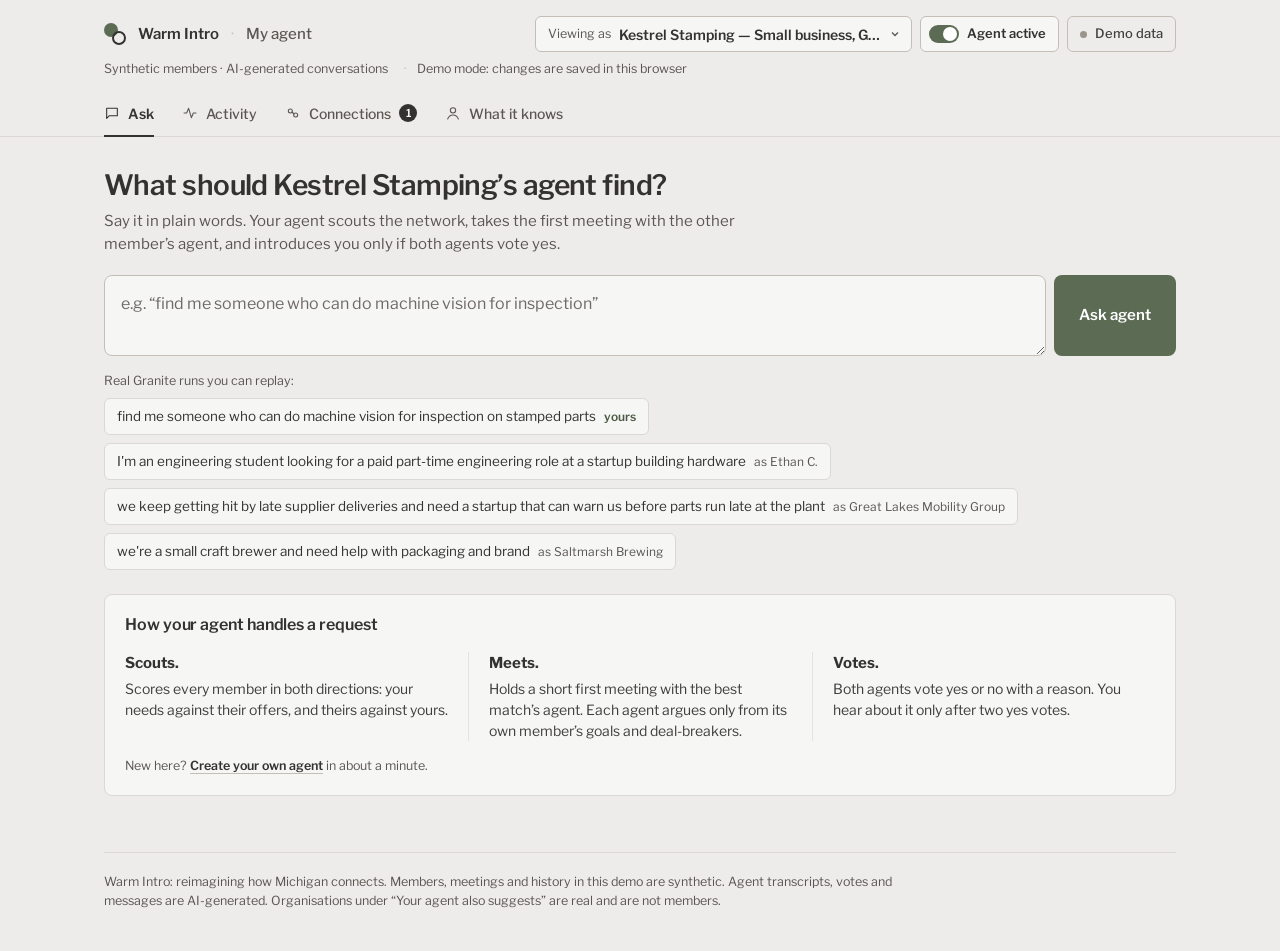
<file: site/app/index.html>
<!doctype html>
<html lang="en">
<head>
<meta charset="utf-8">
<meta name="viewport" content="width=device-width, initial-scale=1">
<title>My agent · Warm Intro</title>
<meta name="description" content="Warm Intro: reimagining how Michigan connects. See and steer the AI agent that takes first meetings for you. Synthetic members; AI-generated conversations.">
<link rel="preconnect" href="https://fonts.googleapis.com">
<link rel="preconnect" href="https://fonts.gstatic.com" crossorigin>
<link rel="stylesheet" href="https://fonts.googleapis.com/css2?family=Libre+Franklin:wght@400;500;600;700&family=Source+Serif+4:wght@400;600&display=swap">
<link rel="stylesheet" href="app.css">
</head>
<body>
<a class="skip" href="#main">Skip to content</a>

<header class="top">
  <div class="top-inner">
    <a class="brand" href="../index.html" title="Warm Intro home">
      <span class="brand-mark" aria-hidden="true"></span>
      <span class="brand-name">Warm Intro</span><span class="brand-sep" aria-hidden="true">·</span><span class="brand-app">My agent</span>
    </a>
    <div class="top-controls">
      <label class="persona">
        <span class="persona-label">Viewing as</span>
        <select id="persona" aria-label="Viewing as member"></select>
      </label>
      <button id="agentToggle" class="agent-toggle" type="button" role="switch" aria-checked="true">
        <span class="switch" aria-hidden="true"><span class="knob"></span></span>
        <span class="agent-toggle-text">Agent active</span>
      </button>
      <button id="modePill" class="mode-pill" type="button" aria-haspopup="dialog">Demo data</button>
    </div>
  </div>
  <div class="honesty-bar">
    <span class="honesty-item"><span class="dot dot-synth" aria-hidden="true"></span>Synthetic members · AI-generated conversations</span>
    <span id="demoNote" class="honesty-item honesty-demo">Demo mode: changes are saved in this browser</span>
  </div>
  <nav class="tabs" aria-label="Sections">
    <div class="tabs-inner" role="tablist" id="tabs">
      <button role="tab" type="button" data-tab="ask" id="tab-ask" aria-controls="main"><svg aria-hidden="true" viewBox="0 0 24 24"><path d="M4 5h16v11H8l-4 4z"/></svg><span>Ask</span></button>
      <button role="tab" type="button" data-tab="activity" id="tab-activity" aria-controls="main"><svg aria-hidden="true" viewBox="0 0 24 24"><path d="M3 12h4l3-7 4 14 3-7h4"/></svg><span>Activity</span></button>
      <button role="tab" type="button" data-tab="connections" id="tab-connections" aria-controls="main"><svg aria-hidden="true" viewBox="0 0 24 24"><circle cx="8" cy="9" r="3"/><circle cx="16" cy="15" r="3"/><path d="M10.5 10.5l3 3"/></svg><span>Connections</span><span class="tab-badge" id="connBadge" hidden></span></button>
      <button role="tab" type="button" data-tab="profile" id="tab-profile" aria-controls="main"><svg aria-hidden="true" viewBox="0 0 24 24"><circle cx="12" cy="8" r="4"/><path d="M4 21c1.5-4 4.5-6 8-6s6.5 2 8 6"/></svg><span>What it knows</span></button>
    </div>
  </nav>
</header>

<div id="notice" class="notice" role="status" hidden></div>

<main id="main" tabindex="-1" role="tabpanel">
  <div class="loading">Loading your agent…</div>
</main>

<footer class="foot">
  <p>Warm Intro: reimagining how Michigan connects. Members, meetings and history in this demo are synthetic. Agent transcripts, votes and messages are AI-generated. Organisations under “Your agent also suggests” are real and are not members.</p>
</footer>

<dialog id="connectDialog" class="dialog" aria-labelledby="connectTitle">
  <form method="dialog" id="connectForm">
    <h2 id="connectTitle">Data source</h2>
    <p class="muted" id="connectStatus"></p>
    <label class="field">
      <span class="field-label">Live agent API</span>
      <input id="apiInput" type="url" inputmode="url" placeholder="http://localhost:8011" autocomplete="off">
      <span class="field-hint">The Warm Intro API base URL. Live mode runs your agent on IBM Granite when the server uses watsonx.</span>
    </label>
    <label class="field">
      <span class="field-label">Presenter key <span class="muted">(optional)</span></span>
      <input id="keyInput" type="password" autocomplete="off" spellcheck="false" placeholder="Only needed to edit seeded demo members">
      <span class="field-hint">Saved only in this browser and sent as the X-Admin-Key header. Leave it empty to edit only agents you create.</span>
    </label>
    <div class="dialog-actions">
      <button type="button" class="btn btn-ghost" id="useDemo">Use demo data</button>
      <button type="button" class="btn btn-ghost" value="cancel" id="closeConnect">Cancel</button>
      <button type="submit" class="btn btn-primary" id="connectBtn">Connect</button>
    </div>
  </form>
</dialog>

<div id="toast" class="toast" role="status" aria-live="polite"></div>

<script>
  window.__errors = [];
  window.addEventListener('error', function (e) { window.__errors.push(String(e.message)); document.body && document.body.setAttribute('data-errors', window.__errors.join(' | ')); });
  window.addEventListener('unhandledrejection', function (e) { window.__errors.push('rejection: ' + String(e.reason && e.reason.message || e.reason)); document.body && document.body.setAttribute('data-errors', window.__errors.join(' | ')); });
</script>
<script src="../data/site_data.js"></script>
<script src="../data/dev_fallback.js"></script>
<script src="data.js"></script>
<script src="app.js"></script>
</body>
</html>
</file>
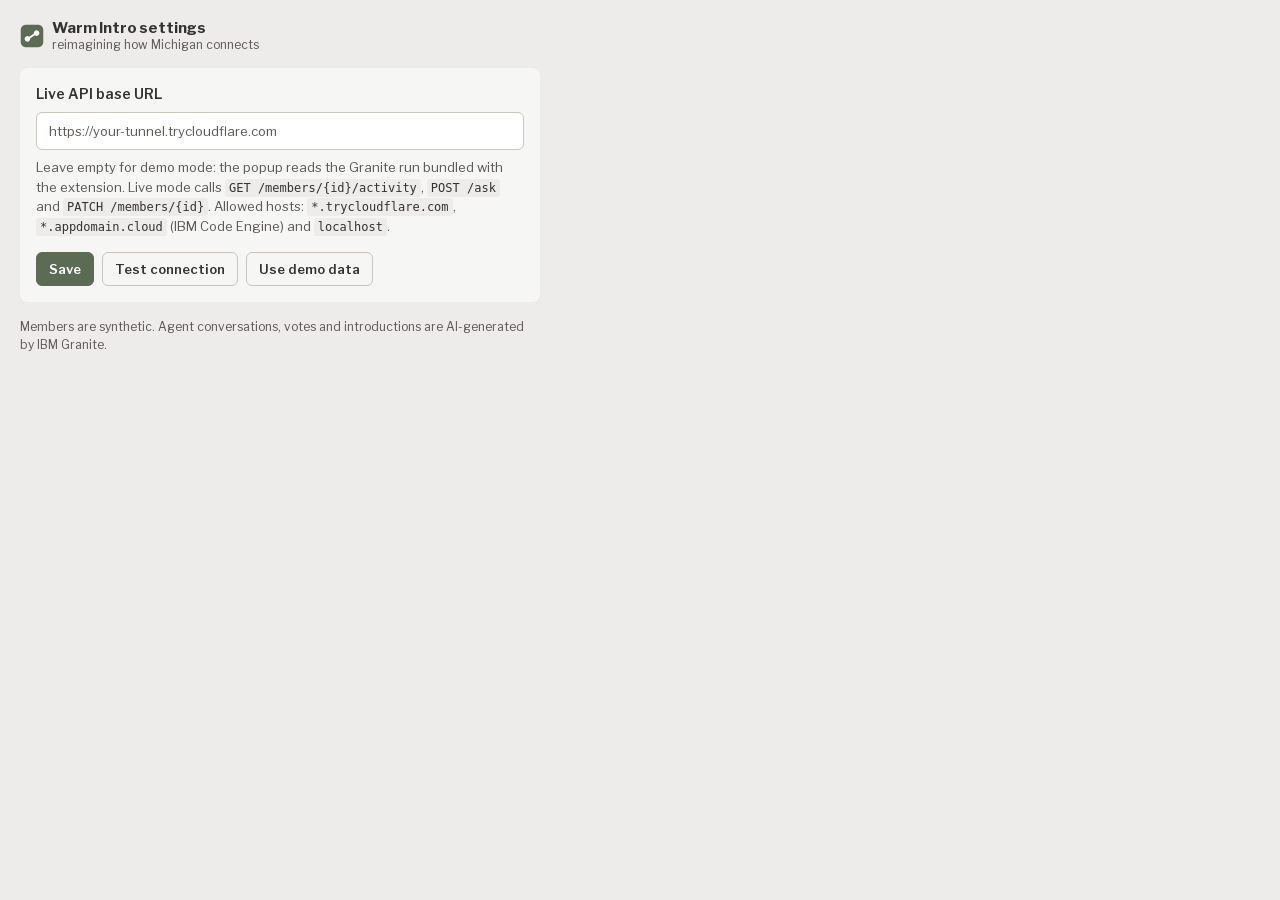
<file: extension/options.html>
<!doctype html>
<html lang="en">
<head>
  <meta charset="utf-8">
  <title>Warm Intro settings</title>
  <link rel="stylesheet" href="popup.css">
  <link rel="stylesheet" href="options.css">
</head>
<body class="options">
  <main class="opt">
    <div class="brand">
      <img class="logo" src="icons/icon48.png" alt="" width="26" height="26">
      <div class="brand-text">
        <h1 class="wordmark">Warm Intro settings</h1>
        <div class="tagline">reimagining how Michigan connects</div>
      </div>
    </div>

    <form id="form" class="card">
      <label for="api" class="lbl">Live API base URL</label>
      <input id="api" type="url" placeholder="https://your-tunnel.trycloudflare.com" spellcheck="false">
      <p class="hint">Leave empty for demo mode: the popup reads the Granite run bundled with the extension.
        Live mode calls <code>GET /members/{id}/activity</code>, <code>POST /ask</code> and
        <code>PATCH /members/{id}</code>. Allowed hosts: <code>*.trycloudflare.com</code>,
        <code>*.appdomain.cloud</code> (IBM Code Engine) and <code>localhost</code>.</p>
      <div class="row">
        <button class="btn primary" type="submit">Save</button>
        <button class="btn" type="button" id="test">Test connection</button>
        <button class="btn" type="button" id="clear">Use demo data</button>
      </div>
      <p class="result" id="result" role="status"></p>
    </form>
    <p class="hint small">Members are synthetic. Agent conversations, votes and introductions are AI-generated by IBM Granite.</p>
  </main>
  <script src="data/site_data.js"></script>
  <script src="lib.js"></script>
  <script src="options.js"></script>
</body>
</html>
</file>
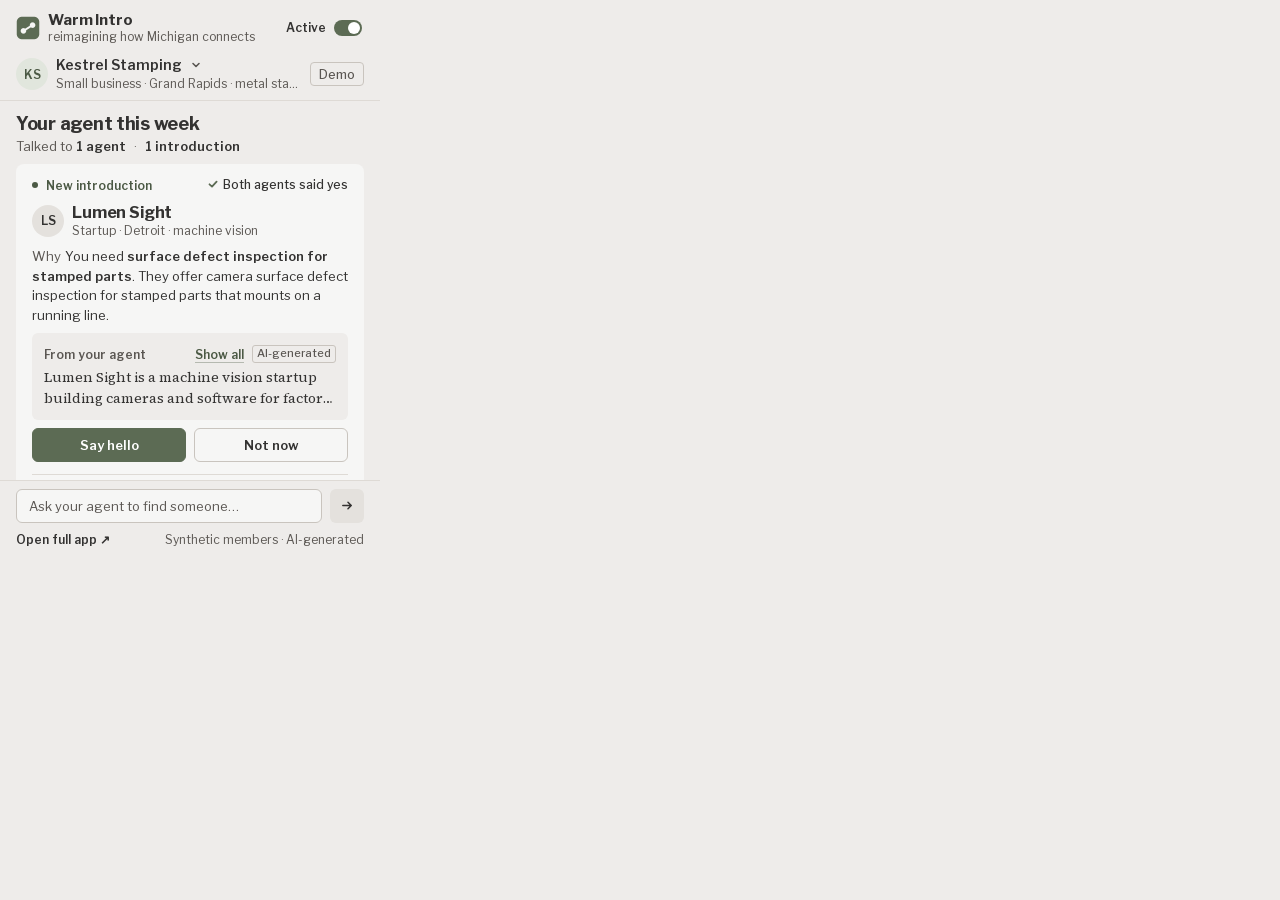
<file: extension/popup.html>
<!doctype html>
<html lang="en">
<head>
  <meta charset="utf-8">
  <meta name="viewport" content="width=380">
  <title>Warm Intro</title>
  <link rel="stylesheet" href="popup.css">
</head>
<body>
  <div class="app" id="app">
    <header class="top">
      <div class="brand">
        <img class="logo" src="icons/icon48.png" alt="" width="26" height="26">
        <div class="brand-text">
          <div class="wordmark">Warm Intro</div>
          <div class="tagline">reimagining how Michigan connects</div>
        </div>
      </div>
      <button class="status" id="status" type="button" role="switch" aria-checked="true" title="Pause or resume your agent">
        <span class="status-label">Active</span>
        <span class="switch" aria-hidden="true"><span class="knob"></span></span>
      </button>
    </header>

    <div class="whoami">
      <span class="avatar" id="avatar" aria-hidden="true">KS</span>
      <div class="who">
        <label class="who-label sr-only" for="member">Signed in as</label>
        <div class="who-select">
          <select id="member" aria-label="Switch member"></select>
          <svg class="chev" viewBox="0 0 12 12" aria-hidden="true"><path d="M3 4.5 6 7.5 9 4.5" fill="none" stroke="currentColor" stroke-width="1.6" stroke-linecap="round" stroke-linejoin="round"/></svg>
        </div>
        <div class="who-meta" id="who-meta"></div>
      </div>
      <button class="mode" id="mode" type="button" title="Data source settings">Demo</button>
    </div>

    <main class="scroll" id="scroll">
      <div id="banner"></div>
      <section id="ask-result" class="ask-result" aria-live="polite"></section>
      <section class="week">
        <h1 class="h">Your agent this week</h1>
        <p class="summary" id="summary">Loading…</p>
        <div id="feed" class="feed"></div>
      </section>
      <section id="resources" class="resources"></section>
    </main>

    <form class="ask" id="ask" autocomplete="off">
      <label class="sr-only" for="ask-input">Ask your agent</label>
      <input id="ask-input" type="text" placeholder="Ask your agent to find someone…" maxlength="300">
      <button type="submit" class="ask-go" aria-label="Send to your agent">
        <svg viewBox="0 0 16 16" aria-hidden="true"><path d="M3 8h9M8.5 4.5 12 8l-3.5 3.5" fill="none" stroke="currentColor" stroke-width="1.6" stroke-linecap="round" stroke-linejoin="round"/></svg>
      </button>
    </form>

    <footer class="foot">
      <a id="open-app" href="https://sohum-kapoor.github.io/warm-intro/site/app/?member=m001" target="_blank" rel="noopener">Open full app <span aria-hidden="true">↗</span></a>
      <span class="honest">Synthetic members · AI-generated</span>
    </footer>
  </div>
  <script src="data/site_data.js"></script>
  <script src="lib.js"></script>
  <script src="popup.js"></script>
</body>
</html>
</file>
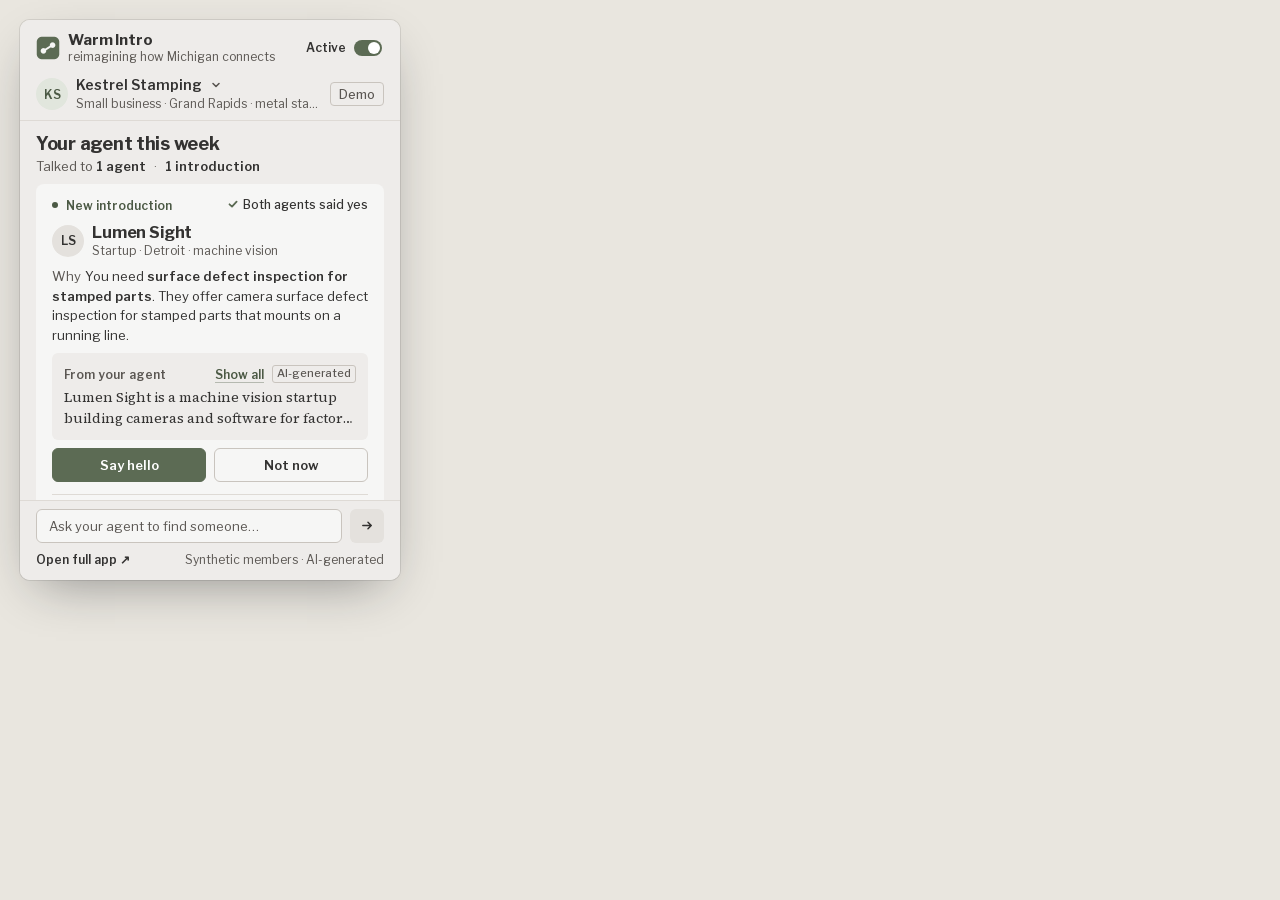
<file: extension/preview.html>
<!doctype html>
<html lang="en">
<head>
  <meta charset="utf-8">
  <title>Warm Intro popup preview</title>
  <style>
    html, body { margin: 0; height: 100%; }
    body { padding: 20px; box-sizing: border-box; background: #e9e6df; font-family: system-ui, -apple-system, sans-serif; }
    .frame { width: 380px; height: 560px; border: 0; border-radius: 10px; background: #f6f4ef;
      box-shadow: 0 0 0 1px rgba(21, 23, 26, .1), 0 18px 50px -18px rgba(21, 23, 26, .45); display: block; }
  </style>
</head>
<body>
  <!-- Static preview for screenshots: the popup outside the extension.
       chrome.* calls in popup.js are guarded, so it runs on plain http.
       Query params pass through: ?member=m003&expand=1&ask=... -->
  <iframe class="frame" id="popup" title="Warm Intro popup" src="popup.html"></iframe>
  <script src="preview.js"></script>
</body>
</html>
</file>
<file: site/css/home.css>
/* Warm Intro home. Direction: "The product performs" (tasteskill v2), palette "Three stones",
   type Libre Franklin (display, interface) over Source Serif 4 (reading). Square corners on the page;
   the product's own small radii and 1px control borders live only inside [data-ui] fragments. */

:root {
  --bg: #eeecea;
  --surface: #e4e1dd;
  --field-2: #d9d4ce;
  --field-1: #cdc3b6;
  --ink: #333231;
  --ink-2: #3f3e3c;
  --muted: #5a5652;
  --accent: #5c6b54;
  --accent-strong: #4b5944;
  --accent-ink: #ffffff;
  --on-dark: #eeecea;
  --on-dark-soft: #c9c5c0;
  --paper: #f6f6f5;

  --font-display: "Libre Franklin", "Helvetica Neue", Arial, sans-serif;
  --font-text: "Source Serif 4", Georgia, "Times New Roman", serif;

  --step-small: clamp(0.8125rem, 0.79rem + 0.1vw, 0.875rem);
  --step-body: clamp(1.0625rem, 1rem + 0.25vw, 1.1875rem);
  --step-lead: clamp(1.25rem, 1.1rem + 0.7vw, 1.625rem);
  --step-head: clamp(2rem, 1.3rem + 3.2vw, 4rem);
  --step-display: clamp(2.5rem, 0.6rem + 4.1vw, 4.5rem);

  --margin: clamp(1rem, 2.2vw, 2rem);
  --gutter: clamp(0.75rem, 1.4vw, 1.5rem);
  --gap-section: clamp(6rem, 4rem + 8vw, 13rem);
  --head-gap: clamp(2rem, 1.4rem + 2.4vw, 3.5rem);
  --pad-field: clamp(4rem, 2.5rem + 6vw, 7.5rem);
  --pad-panel: clamp(1.25rem, 0.9rem + 1.2vw, 2rem);

  --ease-out: cubic-bezier(0.22, 1, 0.36, 1);
  --ease-expo: cubic-bezier(0.16, 1, 0.3, 1);
  --ease-in-out: cubic-bezier(0.76, 0, 0.24, 1);
  --t-press: 140ms;
  --t-hover: 180ms;
  --t-ui: 240ms;
}

*, *::before, *::after { box-sizing: border-box; }
html { -webkit-text-size-adjust: 100%; scroll-behavior: smooth; }
@media (prefers-reduced-motion: reduce) { html { scroll-behavior: auto; } }
body {
  margin: 0; background: var(--bg); color: var(--ink);
  font-family: var(--font-text); font-size: var(--step-body); line-height: 1.55;
  font-kerning: normal; text-rendering: optimizeLegibility; overflow-x: clip;
}
img, video { display: block; max-width: 100%; height: auto; }
p { margin: 0; text-wrap: pretty; }
h1, h2, h3 { margin: 0; font-family: var(--font-display); font-weight: 700; text-wrap: balance; hyphens: none; }
a { color: inherit; text-underline-offset: 0.18em; text-decoration-thickness: 0.07em; }
b { font-weight: 600; }
button { font: inherit; color: inherit; }
::selection { background: var(--accent); color: var(--accent-ink); }
:focus-visible { outline: 2px solid var(--accent); outline-offset: 3px; }
.skip { position: absolute; left: var(--margin); top: -100px; background: var(--ink); color: var(--bg); padding: 0.6rem 1rem; z-index: 50; }
.skip:focus { top: var(--margin); }
.nowrap { white-space: nowrap; }

.head { font-size: var(--step-head); line-height: 1; letter-spacing: -0.03em; }

.button {
  display: inline-flex; align-items: center; min-height: 44px; padding: 0 1.15rem;
  background: var(--accent); color: var(--accent-ink); text-decoration: none;
  font-family: var(--font-display); font-weight: 600; font-size: 1rem; letter-spacing: -0.005em;
  border: 0; cursor: pointer; white-space: nowrap;
  transition: transform var(--t-press) var(--ease-out), background-color var(--t-hover) ease;
}
.button:active { transform: scale(0.97); }
@media (hover: hover) and (pointer: fine) { .button:hover { background: var(--accent-strong); } }

/* The persistent honesty note, docked in one corner */
/* Wide screens: fixed in the right-hand page margin, read bottom to top, so it never sits on content.
   Narrower: a plain line at the top of the page. */
.honesty {
  margin: 0; background: var(--ink); color: var(--on-dark); padding: 0.5rem var(--margin);
  font-family: var(--font-display); font-size: var(--step-small); font-weight: 500; line-height: 1.3;
}
@media (min-width: 1241px) {
  :root { --margin: clamp(2.6rem, 3.4vw, 3rem); }
  .honesty { position: fixed; z-index: 40; right: 12px; top: 50%; padding: 0.7rem 0.3rem; writing-mode: vertical-rl; transform: translateY(-50%) rotate(180deg); }
}

/* ---------- Hero ---------- */
.hero {
  position: relative; display: grid; grid-template-columns: minmax(0, 1fr);
  grid-template-rows: auto auto; padding: 0 var(--margin) clamp(48px, 6vh, 72px);
  --frame-w: clamp(320px, 34vw, 500px);
}
.hero-bar { display: flex; justify-content: space-between; align-items: center; gap: 1rem; padding-top: 22px; position: relative; z-index: 2; }
.wordmark { display: inline-flex; align-items: center; gap: 0.5rem; font-family: var(--font-display); font-weight: 700; font-size: 1.05rem; letter-spacing: -0.01em; text-decoration: none; }
.wordmark .mark { width: 26px; height: 26px; }
.hero-nav { display: flex; align-items: center; gap: 1.6rem; font-family: var(--font-display); font-size: 1rem; font-weight: 500; }
.hero-nav a:not(.button) { text-decoration: underline; text-decoration-color: transparent; transition: text-decoration-color var(--t-hover) ease; }
@media (hover: hover) and (pointer: fine) { .hero-nav a:not(.button):hover { text-decoration-color: currentColor; } }

.hero-stage { display: grid; grid-template-columns: max-content var(--frame-w) max-content; justify-content: center; align-items: center; column-gap: clamp(28px, 3vw, 56px); row-gap: 36px; padding-top: clamp(40px, 7vh, 80px); }
.hero-title { grid-column: 1 / -1; grid-row: 1; display: grid; grid-template-columns: subgrid; align-items: center; font-size: clamp(2.5rem, 4.3vw, 4.5rem); line-height: 0.95; letter-spacing: -0.035em; }
.half { display: block; }
.half-a { grid-column: 1; justify-self: end; text-align: right; }
.half-b { grid-column: 3; justify-self: start; text-align: left; }
.line { display: block; overflow: clip; padding-bottom: 0.1em; margin-bottom: -0.1em; }
.line > span { display: block; }

/* The reel: the frame with slivers of the frames before and after it */
.reel { grid-column: 2; grid-row: 1; display: grid; grid-template-columns: minmax(0, 1fr); position: relative; z-index: 1; }
.reel-frame { padding: clamp(20px, 2.4vw, 36px) 16px; overflow: clip; background: var(--surface); display: flex; justify-content: center; align-items: center; }

.hero-foot { grid-column: 1 / -1; grid-row: 2; justify-self: center; display: grid; justify-items: center; gap: 20px; text-align: center; }
.hero-lede { max-width: 50ch; font-size: var(--step-body); line-height: 1.5; }

/* ---------- The popup fragment (product UI) ---------- */
[data-ui].pop {
  width: min(360px, 100%); background: #f8f8f7; color: var(--ink); border: 1px solid #d6d1cb; border-radius: 10px;
  font-family: var(--font-display); font-size: 13px; line-height: 1.4; padding: 12px 14px 10px; text-align: left;
}
[data-ui] .pop-top { display: flex; justify-content: space-between; align-items: center; margin-bottom: 10px; }
[data-ui] .pop-brand { display: inline-flex; gap: 6px; align-items: center; font-weight: 700; font-size: 14px; }
[data-ui] .pop-brand svg { width: 18px; height: 18px; }
[data-ui] .pop-status { display: inline-flex; align-items: center; gap: 6px; border: 1px solid #d6d1cb; background: #fff; border-radius: 999px; padding: 3px 10px 3px 8px; font-size: 12px; font-weight: 500; cursor: pointer; }
[data-ui] .pop-dot { width: 7px; height: 7px; border-radius: 50%; background: var(--accent); }
[data-ui] .pop-status[aria-checked="false"] .pop-dot { background: #a39d96; }
[data-ui] .pop-who { display: flex; gap: 8px; align-items: center; padding: 8px 0 10px; border-bottom: 1px solid #e6e2dd; }
[data-ui] .pop-who b, [data-ui] .pop-row b { display: block; font-weight: 600; font-size: 13px; }
[data-ui] .pop-who small, [data-ui] .pop-row small { display: block; color: var(--muted); font-size: 12px; }
[data-ui] .pop-av { flex: none; width: 28px; height: 28px; border-radius: 50%; display: grid; place-items: center; font-size: 11px; font-weight: 600; background: #e3ded6; }
[data-ui] .pop-av.other { background: #dde3d8; }
[data-ui] .pop-h { font-weight: 700; font-size: 15px; margin-top: 10px; }
[data-ui] .pop-sum { color: var(--muted); margin: 2px 0 10px; }
[data-ui] .pop-card { background: #fff; border: 1px solid #e3dfda; border-radius: 8px; padding: 10px; }
[data-ui] .pop-row { display: flex; gap: 8px; align-items: center; }
[data-ui] .pop-row > span:nth-child(2) { flex: 1; min-width: 0; }
[data-ui] .pop-pill { flex: none; background: #e3e9df; color: #2f3a2a; border-radius: 999px; padding: 2px 8px; font-size: 12px; font-weight: 600; white-space: nowrap; }
[data-ui].pop.is-paused .pop-pill { background: #ebe7e2; color: var(--muted); }
[data-ui] .pop-why { margin: 8px 0 10px; }
[data-ui] .pop-actions { display: flex; gap: 6px; }
[data-ui] .pop-btn { flex: 1; min-height: 32px; border: 1px solid #d6d1cb; background: #fff; border-radius: 6px; font-size: 12.5px; font-weight: 600; cursor: pointer; transition: background-color var(--t-hover) ease, transform var(--t-press) var(--ease-out); }
[data-ui] .pop-btn.solid { background: var(--ink); color: #fff; border-color: var(--ink); }
[data-ui] .pop-btn:active { transform: scale(0.97); }
@media (hover: hover) and (pointer: fine) { [data-ui] .pop-btn:not(.solid):hover { background: #f1eeea; } }
[data-ui] .pop-note { margin-top: 8px; color: var(--muted); font-size: 12px; }
[data-ui] .pop-foot { margin-top: 8px; color: var(--muted); font-size: 12px; }

/* ---------- Why people leave ---------- */
.why { padding: var(--gap-section) var(--margin) 0; display: grid; grid-template-columns: repeat(12, minmax(0, 1fr)); column-gap: var(--gutter); }
.why .head { grid-column: 1 / -1; margin-bottom: var(--head-gap); }
.statement { grid-column: 1 / span 10; font-family: var(--font-display); font-weight: 700; font-size: clamp(1.5rem, 0.9rem + 1.6vw, 2.25rem); line-height: 1.18; letter-spacing: -0.02em; max-width: 54ch; }
.chip { display: inline-block; height: 0.85em; width: 1.25em; object-fit: cover; vertical-align: -0.1em; margin: 0 0.06em; background: var(--surface); }
.cards-row { grid-column: 1 / -1; list-style: none; margin: clamp(2.5rem, 5vw, 4.5rem) 0 0; padding: 0; display: grid; grid-template-columns: repeat(4, minmax(0, 1fr)); column-gap: var(--gutter); }
.cards-row figure { margin: 0; }
.cards-row img { width: 100%; aspect-ratio: 3 / 2; object-fit: cover; background: var(--surface); }
.cards-row figcaption { font-size: var(--step-small); color: var(--muted); margin-top: 10px; }
.figures { grid-column: 1 / -1; display: grid; grid-template-columns: 1fr 1fr; column-gap: var(--gutter); margin-top: clamp(3rem, 6vw, 5.5rem); }
.figure { background: var(--surface); padding: var(--pad-panel); display: grid; align-content: start; gap: 0.75rem; }
.fig-num { font-family: var(--font-display); font-weight: 700; font-size: var(--step-head); line-height: 1; letter-spacing: -0.035em; font-variant-numeric: tabular-nums; }
.figure p:not(.fig-num) { max-width: 46ch; }
.cite { font-size: var(--step-small); color: var(--muted); }

/* ---------- The meetings board ---------- */
.board-sec { margin-top: var(--gap-section); background: var(--ink); color: var(--on-dark); padding: var(--pad-field) var(--margin); }
.board-head { display: grid; grid-template-columns: repeat(12, minmax(0, 1fr)); column-gap: var(--gutter); padding: 0; margin-bottom: var(--head-gap); align-items: end; }
.board-head .head { grid-column: 1 / span 6; }
.board-lede { grid-column: 8 / -1; color: var(--on-dark); max-width: 52ch; }
#boardSrc { color: var(--on-dark-soft); }

[data-ui].board { display: grid; gap: 4px; font-family: var(--font-display); }
[data-ui] .row { display: block; background: var(--ink-2); color: var(--on-dark); transition: background-color var(--t-hover) ease; }
@media (hover: hover) and (pointer: fine) { [data-ui] .row:not(.is-open):hover { background: #4a4946; } }
[data-ui] .row.is-open .row-main { cursor: default; }
[data-ui] .row-main { width: 100%; background: transparent; border: 0; color: inherit; text-align: left; cursor: pointer; font: inherit; display: grid; grid-template-columns: 5fr 2.2fr 1.6fr 1.6fr; align-items: center; column-gap: 16px; min-height: 72px; padding: 0 20px; }
[data-ui] .row-pair { font-size: clamp(1.1rem, 0.8rem + 0.9vw, 1.65rem); font-weight: 600; letter-spacing: -0.015em; line-height: 1.15; }
[data-ui] .row-pair .and { color: var(--on-dark-soft); font-weight: 400; padding: 0 0.25em; }
[data-ui] .row-fact { font-size: var(--step-small); color: var(--on-dark-soft); }
[data-ui] .row-status { justify-self: end; font-size: 14px; font-weight: 600; padding: 7px 12px; white-space: nowrap; }
[data-ui] .row-status.yes { background: var(--accent); color: #fff; }
[data-ui] .row-status.no { background: var(--field-1); color: var(--ink); }
[data-ui] .row.is-open { background: var(--accent); cursor: default; }
[data-ui] .row.is-open .row-fact, [data-ui] .row.is-open .row-pair .and { color: #e4e9e0; }
[data-ui] .row.is-open .row-status.yes { background: #f2f4ef; color: #2f3a2a; }
[data-ui] .row-detail { display: none; padding: 4px 20px 22px; }
[data-ui] .row.is-open .row-detail { display: block; }
[data-ui] .votes { display: grid; grid-template-columns: 1fr 1fr; gap: 16px; font-family: var(--font-text); font-size: var(--step-body); line-height: 1.5; max-width: 1200px; }
[data-ui] .vote b { font-family: var(--font-display); font-size: 14px; display: block; margin-bottom: 2px; }
[data-ui] .ai { display: inline-block; margin-left: 8px; font-family: var(--font-display); font-size: 12px; font-weight: 500; padding: 1px 6px; border: 1px solid currentColor; border-radius: 3px; opacity: 0.85; vertical-align: 1px; }
[data-ui] .read { margin-top: 16px; min-height: 40px; padding: 0 14px; background: #f2f4ef; color: #2f3a2a; border: 0; border-radius: 4px; font-family: var(--font-display); font-weight: 600; font-size: 14px; cursor: pointer; transition: transform var(--t-press) var(--ease-out); }
[data-ui] .read:active { transform: scale(0.97); }
[data-ui] .row.is-declined.is-open { background: var(--field-1); color: var(--ink); }
[data-ui] .row.is-declined.is-open .row-fact, [data-ui] .row.is-declined.is-open .row-pair .and { color: #4f4b47; }
[data-ui] .row.is-declined.is-open .row-status.no { background: var(--ink); color: var(--on-dark); }
[data-ui] .row.is-declined.is-open .read { background: var(--ink); color: var(--on-dark); }

[data-ui] .transcript { background: var(--paper); color: var(--ink); padding: 28px 20px; font-family: var(--font-text); }
[data-ui] .transcript[hidden] { display: none; }
[data-ui] .t-head { font-family: var(--font-display); font-weight: 700; font-size: 20px; letter-spacing: -0.01em; }
[data-ui] .t-src { color: var(--muted); font-size: 14px; font-family: var(--font-display); margin: 4px 0 18px; }
[data-ui] .t-list { list-style: none; margin: 0; padding: 0; display: grid; gap: 10px; max-width: 1100px; }
[data-ui] .t-line { display: grid; grid-template-columns: 220px 1fr; gap: 20px; padding: 12px 14px; background: #fff; border-radius: 6px; font-size: var(--step-body); line-height: 1.55; }
[data-ui] .t-line.side-b { background: #f0eeeb; }
[data-ui] .t-who { font-family: var(--font-display); font-size: 13px; font-weight: 600; }
[data-ui] .t-who small { display: block; color: var(--muted); font-weight: 400; margin-top: 2px; }
[data-ui] .t-intro { margin-top: 18px; max-width: 1100px; font-size: var(--step-body); }
[data-ui] .t-intro .label { font-family: var(--font-display); font-size: 13px; font-weight: 600; margin-bottom: 6px; }
[data-ui] .t-intro blockquote { margin: 0; padding: 14px 16px; background: #e8ece5; border-radius: 6px; }

/* ---------- How it works: four fields ---------- */
.how { display: grid; grid-template-columns: repeat(4, 1fr); }
.field { min-height: 84svh; position: relative; padding: var(--pad-panel) var(--margin); display: grid; grid-template-rows: 5.5rem 1fr auto; }
.field.f1 { background: var(--surface); }
.field.f2 { background: var(--field-1); }
.field.f3 { background: var(--ink); color: var(--on-dark); }
.field.f4 { background: var(--accent); color: var(--accent-ink); }
.how-title { font-size: var(--step-head); line-height: 1; letter-spacing: -0.03em; grid-row: 1; }
.field .icard { grid-row: 2; align-self: start; justify-self: center; margin-top: 16svh; }
.clause { grid-row: 3; font-family: var(--font-display); font-weight: 600; font-size: var(--step-lead); line-height: 1.15; letter-spacing: -0.015em; max-width: 15ch; }
.clause .n { font-variant-numeric: tabular-nums; }

[data-ui].icard { width: 260px; max-width: 100%; background: #f8f8f7; color: var(--ink); border: 1px solid #d6d1cb; border-radius: 8px; padding: 12px; font-family: var(--font-display); font-size: 13px; line-height: 1.4; transition: transform 150ms var(--ease-out); }
@media (hover: hover) and (pointer: fine) { .field:hover [data-ui].icard { transform: translateY(-6px); } }
[data-ui] .ic-top { display: flex; justify-content: space-between; align-items: center; font-weight: 600; margin-bottom: 8px; }
[data-ui] .ic-tag { font-size: 12px; font-weight: 500; background: #ebe7e2; padding: 1px 7px; border-radius: 999px; }
[data-ui] .ic-pair { display: flex; justify-content: space-between; align-items: baseline; gap: 8px; padding: 5px 0; border-top: 1px solid #ebe7e2; }
[data-ui] .ic-pair b { font-weight: 600; }
[data-ui] .ic-pair small { color: var(--muted); font-size: 12px; }
[data-ui] .ic-yes { font-size: 12px; font-weight: 600; background: #e3e9df; color: #2f3a2a; padding: 1px 8px; border-radius: 999px; }
[data-ui] .ic-ev, [data-ui] .ic-quote { font-family: var(--font-text); font-size: 13.5px; margin: 8px 0; color: #45423f; }
[data-ui] .ic-meta { display: flex; justify-content: space-between; font-size: 12px; color: var(--muted); border-top: 1px solid #ebe7e2; padding-top: 6px; }

/* ---------- Who it's for ---------- */
.who { padding: var(--gap-section) var(--margin) 0; }
.who-head { display: flex; justify-content: space-between; align-items: end; gap: var(--gutter); margin-bottom: var(--head-gap); }
.who-head .head { max-width: 16ch; }
.who-head .soft { color: var(--muted); display: block; }
.who-body { display: grid; grid-template-columns: 240px 1fr; column-gap: 40px; align-items: start; }
.tabs { display: grid; gap: 6px; }
.tab { display: grid; gap: 2px; text-align: left; min-height: 64px; padding: 12px 16px; background: var(--surface); border: 0; cursor: pointer; transition: background-color var(--t-hover) ease; }
.tab b { font-family: var(--font-display); font-size: var(--step-body); font-weight: 600; line-height: 1.2; }
.tab small { font-family: var(--font-display); font-size: var(--step-small); color: var(--muted); }
.tab[aria-selected="true"] { background: var(--ink); color: var(--on-dark); }
.tab[aria-selected="true"] small { color: var(--on-dark-soft); }
@media (hover: hover) and (pointer: fine) { .tab[aria-selected="false"]:hover { background: var(--field-2); } }
.bands { display: grid; gap: 4px; }
.band { display: grid; grid-template-columns: 150px minmax(0, 1fr) minmax(0, 1fr); column-gap: 24px; align-items: center; min-height: 76px; padding: 16px var(--pad-panel); background: var(--surface); }
.band:nth-child(even) { background: var(--field-2); }
.band-lead { display: block; background: transparent; padding: 0 0 18px; min-height: 0; font-size: var(--step-lead); line-height: 1.35; max-width: 46ch; }
#whoRows { display: grid; gap: 4px; }
#whoRows .band:nth-child(odd) { background: var(--surface); }
#whoRows .band:nth-child(even) { background: var(--field-2); }
.b-hub { font-family: var(--font-display); font-size: var(--step-body); font-weight: 600; }
.b-name { font-family: var(--font-display); font-size: var(--step-body); font-weight: 600; line-height: 1.25; }
.b-name small, .b-offer small { display: block; font-family: var(--font-text); font-weight: 400; font-size: var(--step-small); color: var(--muted); margin-top: 2px; }
.b-offer { font-size: var(--step-body); line-height: 1.4; }
.b-offer b { font-family: var(--font-display); font-size: var(--step-small); font-weight: 600; display: block; }
.who-note { margin-top: 14px; font-size: var(--step-small); color: var(--muted); }
.bands.swap #whoRows { opacity: 0.35; }
#whoRows { transition: opacity 160ms ease; }

/* ---------- Trust: sentences with switches ---------- */
.trust { padding-top: var(--gap-section); }
.trust .head { padding: 0 var(--margin); margin-bottom: var(--head-gap); }
.sw { display: grid; grid-template-columns: repeat(12, minmax(0, 1fr)); column-gap: var(--gutter); align-items: center; min-height: 20vh; padding: var(--pad-panel) var(--margin); transition: background-color var(--t-ui) ease; }
.sw-say { grid-column: 2 / -1; grid-row: 1; font-family: var(--font-display); font-weight: 700; font-size: clamp(1.4rem, 0.6rem + 3.2vw, 3.25rem); line-height: 1.1; letter-spacing: -0.02em; color: var(--muted); transition: color var(--t-ui) ease; }
.sw-then { grid-column: 2 / span 9; grid-row: 2; font-size: var(--step-body); max-width: 62ch; margin-top: 10px; display: none; }
.sw .toggle { grid-column: 1; grid-row: 1; justify-self: start; align-self: center; }
.sw.is-on .sw-say { color: var(--ink); }
.sw.is-on .sw-then { display: block; }
.sw.is-on[data-tone="1"] { background: var(--surface); }
.sw.is-on[data-tone="2"] { background: var(--field-2); }
.sw.is-on[data-tone="3"] { background: var(--field-1); }

[data-ui].toggle { position: relative; width: 76px; height: 44px; padding: 0; border: 0; border-radius: 999px; background: #bdb7b0; cursor: pointer; transition: background-color var(--t-ui) ease; }
[data-ui].toggle span { position: absolute; top: 5px; left: 5px; width: 34px; height: 34px; border-radius: 50%; background: #fff; transition: transform var(--t-ui) var(--ease-out); }
[data-ui].toggle[aria-checked="true"] { background: var(--accent); }
[data-ui].toggle[aria-checked="true"] span { transform: translateX(32px); }
[data-ui].toggle:active span { transform: scale(0.94); }
[data-ui].toggle[aria-checked="true"]:active span { transform: translateX(32px) scale(0.94); }

/* ---------- Built with IBM: the letter ---------- */
.built { background: var(--field-1); padding: var(--pad-field) var(--margin); display: grid; justify-items: center; }
.sheet {
  width: min(680px, 100%); background: var(--paper); padding: clamp(28px, 5vw, 60px) clamp(24px, 5vw, 60px) 0;
  font-size: var(--step-body); line-height: 1.6;
  clip-path: polygon(0 0, 100% 0, 100% 100%, 0 100%);
}
.sheet-mark { width: 44px; height: 44px; display: block; margin-bottom: 28px; }
.sheet .head { font-size: clamp(2rem, 1.5rem + 1.6vw, 2.75rem); margin-bottom: 24px; }
.sheet p + p { margin-top: 1em; }
.sheet b { font-weight: 600; overflow-wrap: anywhere; }
.sheet mark { background: #dfe5da; color: var(--ink); padding: 0.05em 0.15em; }
.sign { font-weight: 600; font-size: var(--step-lead); margin-top: 2em !important; }
.sign-role { font-size: var(--step-small); color: var(--muted); margin-top: 0.2em !important; }
.stub { margin: 36px calc(clamp(24px, 5vw, 60px) * -1) 0; padding: var(--pad-panel) clamp(24px, 5vw, 60px); background: var(--surface); display: flex; flex-wrap: wrap; gap: 12px 28px; font-family: var(--font-display); font-weight: 600; font-size: var(--step-body); }

/* ---------- What's next and the closing sentence ---------- */
.next { padding: var(--gap-section) var(--margin) 0; }
.next-grid { display: grid; grid-template-columns: repeat(12, minmax(0, 1fr)); column-gap: var(--gutter); align-items: start; }
.next-copy { grid-column: 1 / span 5; display: grid; gap: 1.1rem; }
.next-copy .head { margin-bottom: calc(var(--head-gap) - 1.1rem); }
.next-copy p { max-width: 44ch; }
.next-pic { grid-column: 7 / -1; margin: 0 calc(var(--margin) * -1) 0 0; }
.next-pic .clip { overflow: clip; background: var(--ink); }
.next-pic video { width: 100%; aspect-ratio: 16 / 9; object-fit: cover; background: var(--ink); transform: scale(1.1); transform-origin: 30% 20%; }
.next-pic figcaption { font-size: var(--step-small); color: var(--muted); margin-top: 10px; }

.blank { margin-top: clamp(6rem, 10vw, 10rem); }
.blank-say { font-family: var(--font-display); font-weight: 700; font-size: clamp(2.1rem, 0.6rem + 4.4vw, 5.25rem); line-height: 1.12; letter-spacing: -0.03em; max-width: 15em; }
.blank-say label { cursor: text; }
.blank-say input {
  font: inherit; letter-spacing: -0.02em; color: var(--ink); width: 6.4em; height: auto; line-height: 1.1; padding: 0 0.18em;
  background: var(--surface); border: 0; border-radius: 0; vertical-align: baseline;
}
.blank-say input::placeholder { color: var(--muted); opacity: 1; }
.blank-say input:focus-visible { outline: 3px solid var(--accent); outline-offset: 2px; }
.blank-go { font: inherit; letter-spacing: -0.02em; background: var(--accent); color: var(--accent-ink); border: 0; padding: 0 0.25em; cursor: pointer; vertical-align: baseline; line-height: 1.1; transition: background-color var(--t-hover) ease, transform var(--t-press) var(--ease-out); }
.blank-go:active { transform: scale(0.98); }
@media (hover: hover) and (pointer: fine) { .blank-go:hover { background: var(--accent-strong); } }
.blank-note { margin-top: 20px; font-size: var(--step-body); color: var(--muted); }

/* ---------- Footer ---------- */
.foot { padding: var(--gap-section) var(--margin) 40px; display: grid; gap: 18px; font-size: var(--step-small); }
.credits, .foot-honest { max-width: 72ch; color: var(--ink); font-size: var(--step-small); }
.foot-honest { color: var(--muted); }
.foot-line { display: grid; grid-template-columns: 1fr auto 1fr; align-items: baseline; gap: 24px; font-family: var(--font-display); font-size: var(--step-small); padding-top: 18px; }
.foot-what, .foot-end { color: var(--muted); }
.foot-end { text-align: right; }
.foot-links { display: flex; flex-wrap: wrap; gap: 8px 24px; justify-content: center; }
.foot-links a { text-decoration: none; }
@media (hover: hover) and (pointer: fine) { .foot-links a:hover { text-decoration: underline; } }

/* ---------- Motion ---------- */
@media (prefers-reduced-motion: no-preference) {
  .js .hero [data-line] { transform: translateY(105%); animation: line-up 900ms var(--ease-expo) forwards; animation-delay: calc(120ms + var(--i) * 110ms); }
  .js .hero [data-load] { opacity: 0; transform: translateY(12px); animation: rise 500ms var(--ease-out) 560ms forwards; }
  .js .hero [data-open] { clip-path: inset(0 0 100% 0); animation: open 1000ms var(--ease-in-out) 150ms forwards; }

  .js [data-reveal] { opacity: 0; transform: translateY(24px); transition: opacity 700ms var(--ease-out), transform 900ms var(--ease-expo); transition-delay: calc(var(--d, 0) * 80ms); }
  .js [data-reveal].is-in { opacity: 1; transform: none; }
  .js [data-ui].board .row { opacity: 0; transform: translateY(16px); transition: opacity 500ms var(--ease-out), transform 700ms var(--ease-expo), background-color var(--t-hover) ease; transition-delay: calc(var(--r, 0) * 60ms); }
  .js [data-ui].board.is-in .row { opacity: 1; transform: none; }
  .js .how .icard, .js .how .clause { opacity: 0; transform: translateY(20px); transition: opacity 600ms var(--ease-out), transform 800ms var(--ease-expo); }
  .js .how .field:nth-child(2) .icard, .js .how .field:nth-child(2) .clause { transition-delay: 90ms; }
  .js .how .field:nth-child(3) .icard, .js .how .field:nth-child(3) .clause { transition-delay: 180ms; }
  .js .how .field:nth-child(4) .icard, .js .how .field:nth-child(4) .clause { transition-delay: 270ms; }
  .js .how.is-in .icard, .js .how.is-in .clause { opacity: 1; transform: none; }
  .js .sw { opacity: 0; transform: translateY(16px); transition: opacity 600ms var(--ease-out), transform 800ms var(--ease-expo), background-color var(--t-ui) ease; }
  .js .sw.is-in { opacity: 1; transform: none; }
  .js #whoRows .band { animation: rise 420ms var(--ease-out) both; animation-delay: calc(var(--r, 0) * 60ms); }
}
@keyframes line-up { to { transform: none; } }
@keyframes rise { from { opacity: 0; transform: translateY(12px); } to { opacity: 1; transform: none; } }
@keyframes open { to { clip-path: inset(0); } }
@keyframes settle { to { transform: none; } }

/* ---------- Stacked hero: the two halves become one two-line title above the frame ---------- */
@media (max-width: 1240px) {
  .hero { min-height: 0; }
  .hero-stage { display: block; padding-top: clamp(28px, 6vw, 72px); }
  .hero-title { display: block; font-size: min(7.9vw, 76px); }
  .half { display: block; }
  .half .line { display: inline-block; }
  .half-a { margin-left: 0; text-align: left; justify-self: stretch; }
  .half-b { text-align: right; justify-self: stretch; }
  .reel { margin: clamp(20px, 4vw, 40px) 0 0; width: min(100%, 600px); }
  .hero-foot { justify-self: stretch; justify-items: start; text-align: left; margin-top: 28px; }
}

/* ---------- Tablet ---------- */
@media (max-width: 1100px) {
  .board-head .head { grid-column: 1 / -1; }
  .board-lede { grid-column: 1 / span 10; margin-top: 16px; }
  .how { grid-template-columns: 1fr 1fr; }
  .field { min-height: 72svh; }
  .field .icard { margin-top: 8svh; }
  .statement { grid-column: 1 / -1; }
  .who-body { grid-template-columns: 200px 1fr; column-gap: 24px; }
  .band { grid-template-columns: 110px minmax(0, 1fr); }
  .band .b-offer { grid-column: 2; margin-top: 8px; }
  [data-ui] .row-main { grid-template-columns: 1fr auto; row-gap: 4px; padding: 14px 16px; }
  [data-ui] .row-fact { display: none; }
  [data-ui] .row-fact.hub { display: block; grid-column: 1; grid-row: 2; }
  [data-ui] .row-status { grid-column: 2; grid-row: 1 / span 2; }
}

/* ---------- Phone ---------- */
@media (max-width: 760px) {
  .hero { min-height: 0; padding-bottom: 8px; }
  .hero-nav a:not(.button) { display: none; }
  .hero-nav .button { min-height: 44px; padding: 0 0.9rem; }
  .reel-frame { padding: 16px 0; }
  [data-ui].pop { width: 92%; }
  .why { display: block; }
  .statement { font-size: 1.375rem; line-height: 1.22; }
  .statement .chip { display: none; }
  .figures { grid-template-columns: 1fr; row-gap: 40px; }
  .cards-row { grid-template-columns: 1fr 1fr; row-gap: 20px; }
  .board-sec { padding-left: var(--margin); padding-right: var(--margin); }
  .board-head { display: block; padding: 0; }
  [data-ui] .row-main { min-height: 64px; padding: 12px; }
  [data-ui] .row-pair { font-size: var(--step-body); }
  [data-ui] .row-detail { padding: 4px 12px 18px; }
  [data-ui] .votes { grid-template-columns: 1fr; }
  [data-ui] .t-line { grid-template-columns: 1fr; gap: 6px; }
  [data-ui] .transcript { padding: 20px 12px; }
  .how { grid-template-columns: 1fr; }
  .field { min-height: 0; grid-template-rows: auto auto auto; padding: 24px var(--margin) 32px; }
  .field .icard { justify-self: start; margin-top: 32px; grid-row: 3; }
  .clause { grid-row: 2; margin-top: 12px; max-width: 18ch; }
  .f1 .clause { margin-top: 16px; }
  .who-head { flex-direction: column; align-items: stretch; }
  .who-head .button { justify-content: center; }
  .who-body { display: block; }
  .tabs { grid-template-columns: 1fr 1fr; margin-bottom: 20px; }
  .tab { min-height: 64px; }
  .band { grid-template-columns: 1fr; row-gap: 6px; padding: 16px; }
  .band .b-offer { grid-column: 1; margin-top: 4px; }
  .sw { grid-template-columns: 76px minmax(0, 1fr); min-height: 132px; column-gap: 16px; }
  .sw-say { grid-column: 2; font-size: 6.4vw; }
  .sw-then { grid-column: 2; }
  .sw .toggle { grid-column: 1; grid-row: 1 / span 2; align-self: center; }
  .built { padding: 64px 0; }
  .sheet { width: 100%; }
  .next-grid { display: block; }
  .next-pic { margin: 40px calc(var(--margin) * -1) 0; }
  .next-pic figcaption { padding: 0 var(--margin); }
  .blank-say { font-size: 10vw; }
  .blank-say input { display: block; width: 100%; margin: 0.1em 0; }
  .foot { padding-top: 96px; padding-bottom: 24px; }
  .blank { margin-top: 80px; }
  .foot-line { grid-template-columns: 1fr; gap: 8px; font-size: 14px; }
  .foot-links { justify-content: flex-start; }
  .foot-end { text-align: left; }
}
</file>
<file: web/style.css>
:root{--bg:#0d1117;--panel:#161b22;--panel2:#1c232c;--line:#2a323d;--text:#e6edf3;--muted:#8b98a7;--ok:#3fb950;--bad:#f0883e;--grey:#6e7681;--accent:#58a6ff;--ai:#d2a8ff;--syn:#e3b341}
*{box-sizing:border-box}
html,body{height:100%;margin:0}
body{background:var(--bg);color:var(--text);font:15px/1.45 -apple-system,BlinkMacSystemFont,"Segoe UI",Roboto,Helvetica,Arial,sans-serif;display:flex;flex-direction:column;height:100vh}
header{display:flex;justify-content:space-between;align-items:center;padding:12px 24px;border-bottom:1px solid var(--line)}
.brand{font-size:20px;font-weight:700}
.brand .logo{color:var(--accent);margin-right:6px;letter-spacing:-2px}
.brand .sub{font-weight:400;font-size:14px;color:var(--muted);margin-left:12px}
.badges{display:flex;gap:8px}
.badge{padding:3px 10px;border-radius:999px;font-size:12px;font-weight:600;border:1px solid}
.badge.synth{color:var(--syn);border-color:var(--syn);background:#e3b34114}
.badge.ai{color:var(--ai);border-color:var(--ai);background:#d2a8ff14}
.badge.mode{color:var(--muted);border-color:var(--line)}
.banner{background:#5b2a1a;color:#ffd9c7;padding:8px 24px;border-bottom:1px solid var(--bad);font-size:14px}
main{flex:1;display:grid;grid-template-columns:minmax(0,1fr) 440px;min-height:0}
.stage{position:relative;padding:8px 16px;min-width:0;display:flex;flex-direction:column}
.stats{display:flex;gap:20px;color:var(--muted);font-size:13px;padding:4px 8px}
.stats b{color:var(--text);font-size:18px;margin-right:4px}
#map{flex:1;min-height:0;width:100%}
.legend{display:flex;gap:18px;flex-wrap:wrap;color:var(--muted);font-size:12px;padding:4px 8px}
.legend span{display:inline-flex;align-items:center;gap:6px}
.legend svg{width:14px;height:14px}
aside{border-left:1px solid var(--line);padding:12px;display:flex;flex-direction:column;gap:12px;overflow-y:auto;min-height:0}
.card{flex:none;background:var(--panel);border:1px solid var(--line);border-radius:10px;padding:12px 14px}
.card.grow{min-height:200px}
h2{margin:0 0 8px;font-size:13px;text-transform:uppercase;letter-spacing:.06em;color:var(--muted);display:flex;gap:8px;align-items:center}
.ai-tag{font-size:10px;color:var(--ai);border:1px solid var(--ai);border-radius:999px;padding:0 7px;text-transform:none;letter-spacing:0}
.mlist{list-style:none;margin:0;padding:0;display:flex;flex-direction:column;gap:4px}
.mlist li{display:flex;align-items:center;gap:8px;padding:6px 8px;border-radius:6px;cursor:pointer;border:1px solid transparent}
.mlist li:hover{background:var(--panel2)}
.mlist li.sel{border-color:var(--accent);background:var(--panel2)}
.mlist li.future{opacity:.35}
.dot{width:10px;height:10px;border-radius:50%;flex:none}
.res{margin-left:auto;font-size:11px;font-weight:700;text-transform:uppercase}
.empty{color:var(--muted);font-style:italic}
.turn{margin:8px 0;padding:8px 10px;border-radius:8px;background:var(--panel2);border-left:3px solid var(--accent);animation:fade .4s ease both}
.turn.b{border-left-color:var(--ai)}
.turn .who{font-size:12px;color:var(--muted);margin-bottom:2px}
.votes{display:grid;grid-template-columns:1fr 1fr;gap:8px;margin-top:10px}
.vote{border:1px solid var(--line);border-radius:8px;padding:8px 10px;font-size:13px}
.vote.yes{border-color:var(--ok)}.vote.no{border-color:var(--bad)}
.vote .v{font-weight:800;text-transform:uppercase;font-size:12px}
.vote.yes .v{color:var(--ok)}.vote.no .v{color:var(--bad)}
.evidence{font-size:12px;color:var(--muted);margin:6px 0}
.msg{border-left:3px solid var(--ok);padding:6px 10px;margin:8px 0;background:var(--panel2);border-radius:6px;font-size:13px}
.msg .to{font-size:12px;color:var(--muted)}
.controls{display:flex;gap:8px;align-items:center;padding:10px 24px;border-top:1px solid var(--line);background:var(--panel)}
button{background:var(--panel2);color:var(--text);border:1px solid var(--line);border-radius:8px;padding:8px 14px;font:inherit;cursor:pointer}
button:hover:not(:disabled){border-color:var(--accent)}
button:disabled{opacity:.4;cursor:not-allowed}
button.primary{background:var(--accent);color:#04121f;border-color:var(--accent);font-weight:700;min-width:96px}
.progress{color:var(--muted);margin-left:12px}
.spacer{flex:1}
@keyframes fade{from{opacity:0;transform:translateY(4px)}to{opacity:1;transform:none}}
.hubname{fill:#8b98a7;font-size:15px;font-weight:700;letter-spacing:.1em;text-transform:uppercase}
.mname{fill:#c9d4df;font-size:11px;text-anchor:middle}
.mline{fill:none;stroke-linecap:round}
.mline{transition:stroke-width .25s,opacity .25s}
.mline.draw{stroke-dasharray:var(--len);stroke-dashoffset:var(--len);animation:drawl var(--dur,1.4s) cubic-bezier(.4,0,.2,1) forwards}
@keyframes drawl{to{stroke-dashoffset:0}}
.hit{stroke:transparent;stroke-width:16;fill:none;cursor:pointer}
@media (max-width:900px){main{grid-template-columns:1fr}aside{border-left:0}body{height:auto}}

.runind{color:var(--accent);font-size:13px;margin-left:8px;display:inline-flex;align-items:center;gap:6px}
.runind i{width:8px;height:8px;border-radius:50%;background:var(--accent);animation:pulse 1s ease-in-out infinite}
@keyframes pulse{50%{opacity:.25}}
.outcomes{margin-top:10px;display:flex;flex-wrap:wrap;gap:6px;align-items:center}
.outcomes .evidence{width:100%;margin:0}
button.oc{padding:4px 10px;font-size:12px}
.wrow{margin:8px 0}
.wkey{font-size:12px;color:var(--text)}
.wbars{display:flex;flex-direction:column;gap:2px;margin:3px 0}
.wbar{height:5px;background:var(--panel2);border-radius:3px;position:relative}
.wbar i{display:block;height:100%;border-radius:3px;background:var(--muted)}
.wbar.after i{background:var(--accent)}
.wnum{font-size:12px;color:var(--muted);font-variant-numeric:tabular-nums}
body.pitch header,body.pitch .controls,body.pitch .banner{display:none}
body.pitch main{grid-template-columns:minmax(0,1fr) 400px}
body.pitch::after{content:"Pitch mode - press f or Esc to exit";position:fixed;right:26px;bottom:8px;font-size:11px;color:var(--muted);opacity:.7}
.runind[hidden]{display:none}
.dot.pulse{animation:pulse 1s ease-in-out infinite}
.mline.inprog{stroke-dasharray:6 6;animation:pulse 1s ease-in-out infinite}

.resblock{margin-top:12px;padding:8px 10px;border:1px dashed var(--border,#30363d);border-radius:8px}
.resblock .rtitle{font-weight:700}
.resblock .rwho{font-size:12px;margin-top:6px;font-weight:600}
.resblock .ritem{font-size:13px;margin:2px 0}
.resblock a{color:inherit;text-decoration:underline}
</file>
<file: site/app/app.css>
/* Warm Intro · My agent.
   tasteskill v2 app-screen run: style "editorial-greeting" (open plane, one centred column), palette and type
   kept from the home page ("Three stones"; Libre Franklin for every control and label, Source Serif 4 only for
   what the agents and the member wrote: transcripts, votes, introductions, the member's own description).
   Grid: one centred 1120px column, 24px canvas padding, one 16px gutter; Ask result 5fr + 7fr, profile 1fr + 340px.
   Radii: 8 for panels and bubbles, 6 for controls, 4 for chips, 999 only for switches and the count badge.
   Colour: the sage accent on the primary action, the selected state and positive results; everything else is stone. */

:root {
  --bg: #eeecea;          /* the page and the shell */
  --surface: #e4e1dd;     /* wells inside panels: one tone step */
  --paper: #f6f6f5;       /* panels, inputs, dialogs */
  --ink: #333231;
  --ink-2: #3f3e3c;
  --muted: #5a5652;       /* 6.0:1 on --bg, 6.6:1 on --paper */
  --border: #dbd7d2;      /* panel edges, about 1.2:1 on the ground */
  --rule: #e6e3df;        /* row rules inside panels */
  --control: #c4beb7;     /* inputs and outlined buttons: one step stronger */
  --accent: #5c6b54;
  --accent-strong: #4b5944;
  --accent-ink: #ffffff;
  --accent-pale: #e1e6dc;
  --accent-pale-ink: #36412f;

  --positive: var(--accent-strong);
  --pill-positive-bg: #dfe5d9; --pill-positive-ink: #2f3a29;
  --pill-negative-bg: #f2e1dc; --pill-negative-ink: #7b2b1f;
  --pill-warning-bg: #f1e8d4; --pill-warning-ink: #6a4810;
  --pill-neutral-bg: #e4e1dd; --pill-neutral-ink: #3f3e3c;
  --negative: #9c3426;

  --font: "Libre Franklin", "Helvetica Neue", Arial, sans-serif;
  --serif: "Source Serif 4", Georgia, "Times New Roman", serif;
  --fs-title: 24px; --fs-section: 16px; --fs-kpi: 26px; --fs-body: 14px; --fs-small: 12.5px;

  --maxw: 1120px;
  --pad: 24px;
  --gap: 16px;
  --card-pad: 20px;
  --radius-card: 8px;
  --radius-control: 6px;
  --radius-chip: 4px;
  --control-height: 36px;

  --ease-out: cubic-bezier(0.22, 1, 0.36, 1);
  --t-press: 120ms; --t-hover: 150ms; --t-ui: 200ms;
  --shadow-float: 0 12px 32px rgba(51, 50, 49, .16), 0 2px 6px rgba(51, 50, 49, .08);
}

/* ---------- reset ---------- */
*, *::before, *::after { box-sizing: border-box; }
[hidden] { display: none !important; }
html { -webkit-text-size-adjust: 100%; }
em, i, optgroup { font-style: normal; }
body {
  margin: 0; background: var(--bg); color: var(--ink);
  font: 400 var(--fs-body)/1.5 var(--font); font-kerning: normal;
  -webkit-font-smoothing: antialiased; overflow-x: clip;
}
h1, h2, h3, h4 { margin: 0; font-family: var(--font); color: var(--ink); text-wrap: balance; }
h1 { font-size: var(--fs-title); line-height: 1.2; font-weight: 600; letter-spacing: -0.015em; }
h2 { font-size: var(--fs-section); line-height: 1.3; font-weight: 600; letter-spacing: -0.005em; }
h3 { font-size: 15px; line-height: 1.35; font-weight: 600; }
p { margin: 0; text-wrap: pretty; }
button, input, select, textarea { font: inherit; color: inherit; }
a { color: var(--ink); text-underline-offset: 3px; text-decoration-thickness: 1px; }
::selection { background: var(--accent); color: var(--accent-ink); }
.serif { font: inherit; }
.muted { color: var(--muted); }
.small { font-size: var(--fs-small); line-height: 1.45; }
.sr-only { position: absolute; width: 1px; height: 1px; padding: 0; margin: -1px; overflow: hidden; clip: rect(0 0 0 0); white-space: nowrap; border: 0; }
.skip { position: absolute; left: 16px; top: -100px; z-index: 100; background: var(--ink); color: var(--paper); padding: 8px 12px; border-radius: var(--radius-control); text-decoration: none; }
.skip:focus { top: 8px; }
:focus-visible { outline: 2px solid var(--accent); outline-offset: 2px; }
.num, .stat-n, .stepper-val, .elapsed, .mini { font-variant-numeric: tabular-nums; }

/* ---------- header (one opaque bar on the page ground) ---------- */
.top { position: sticky; top: 0; z-index: 20; background: var(--bg); border-bottom: 1px solid var(--border); }
.top-inner { max-width: var(--maxw); margin: 0 auto; padding: 16px var(--pad) 8px; display: flex; align-items: center; gap: 16px; justify-content: space-between; }
.brand { display: flex; align-items: center; gap: 12px; text-decoration: none; color: var(--ink); font-weight: 600; font-size: 15px; white-space: nowrap; border-radius: var(--radius-control); }
/* The mark: two agents meeting on the diagonal, one solid, one open. */
.brand-mark { position: relative; width: 22px; height: 22px; flex: none; }
.brand-mark::before, .brand-mark::after { content: ""; position: absolute; width: 14px; height: 14px; border-radius: 50%; }
.brand-mark::before { left: 0; top: 0; background: var(--accent); }
.brand-mark::after { right: 0; bottom: 0; border: 2px solid var(--ink); }
.brand-sep { color: var(--control); font-weight: 400; }
.brand-app { color: var(--muted); font-weight: 500; }
.top-controls { display: flex; align-items: center; gap: 8px; min-width: 0; }

.persona { display: flex; align-items: center; height: var(--control-height); border: 1px solid var(--control); border-radius: var(--radius-control); background: var(--paper); padding-left: 12px; min-width: 0; transition: border-color var(--t-hover) ease; }
.persona:hover { border-color: var(--muted); }
.persona:focus-within { outline: 2px solid var(--accent); outline-offset: 2px; }
.persona-label { font-size: var(--fs-small); color: var(--muted); white-space: nowrap; }
.persona select {
  appearance: none; -webkit-appearance: none; border: 0; background: transparent; height: 100%; padding: 0 30px 0 8px; font-weight: 600; font-size: 14px;
  max-width: 300px; min-width: 0; text-overflow: ellipsis; cursor: pointer;
  background-image: url("data:image/svg+xml,%3Csvg xmlns='http://www.w3.org/2000/svg' width='12' height='12' viewBox='0 0 24 24' fill='none' stroke='%235a5652' stroke-width='2.5'%3E%3Cpath d='M6 9l6 6 6-6'/%3E%3C/svg%3E");
  background-repeat: no-repeat; background-position: right 10px center;
}
.persona select:focus { outline: none; }

.agent-toggle { display: inline-flex; align-items: center; gap: 8px; height: var(--control-height); border: 1px solid var(--control); background: var(--paper); border-radius: var(--radius-control); padding: 0 12px 0 8px; cursor: pointer; font-size: 13px; font-weight: 600; white-space: nowrap; color: var(--ink); transition: border-color var(--t-hover) ease; }
.agent-toggle:hover { border-color: var(--muted); }
.agent-toggle.is-paused { color: var(--pill-warning-ink); background: var(--pill-warning-bg); border-color: #dccba6; }
.switch { position: relative; width: 30px; height: 18px; border-radius: 999px; background: #bdb7b0; transition: background-color var(--t-ui) ease; flex: none; display: inline-block; }
.switch .knob { position: absolute; top: 2px; left: 2px; width: 14px; height: 14px; border-radius: 50%; background: #fff; transition: transform var(--t-ui) var(--ease-out); }
[aria-checked="true"] > .switch { background: var(--accent); }
[aria-checked="true"] > .switch .knob { transform: translateX(12px); }

.mode-pill { display: inline-flex; align-items: center; gap: 8px; height: var(--control-height); border: 1px solid var(--control); background: transparent; color: var(--ink-2); border-radius: var(--radius-control); padding: 0 12px; font-size: 13px; font-weight: 500; cursor: pointer; white-space: nowrap; transition: border-color var(--t-hover) ease, background-color var(--t-hover) ease; }
.mode-pill::before { content: ""; width: 7px; height: 7px; border-radius: 50%; background: #9a948d; flex: none; }
.mode-pill:hover { border-color: var(--muted); background: var(--paper); }
.mode-pill.is-live { color: var(--accent-pale-ink); background: var(--accent-pale); border-color: #c5cebd; }
.mode-pill.is-live::before { background: var(--accent); }

.honesty-bar { max-width: var(--maxw); margin: 0 auto; padding: 0 var(--pad) 12px; display: flex; gap: 4px 16px; flex-wrap: wrap; font-size: var(--fs-small); color: var(--muted); }
.honesty-item { display: inline-flex; align-items: center; gap: 8px; }
.honesty-demo::before { content: "·"; color: var(--control); margin-right: 2px; }
.dot { display: none; }

.tabs { max-width: var(--maxw); margin: 0 auto; }
.tabs-inner { padding: 0 calc(var(--pad) - 12px); display: flex; gap: 4px; }
.tabs [role=tab] {
  position: relative; display: inline-flex; align-items: center; gap: 8px; border: 0; background: none; padding: 12px 12px 12px; font-weight: 500; color: var(--muted);
  cursor: pointer; font-size: 14px; border-radius: var(--radius-control) var(--radius-control) 0 0; transition: color var(--t-hover) ease;
}
.tabs [role=tab] svg { width: 16px; height: 16px; fill: none; stroke: currentColor; stroke-width: 1.6; stroke-linecap: round; stroke-linejoin: round; flex: none; }
.tabs [role=tab]:hover { color: var(--ink); }
.tabs [role=tab][aria-selected="true"] { color: var(--ink); font-weight: 600; }
.tabs [role=tab][aria-selected="true"]::after { content: ""; position: absolute; left: 12px; right: 12px; bottom: -1px; height: 2px; background: var(--ink); }
.tabs [role=tab]:focus-visible { outline-offset: -2px; }
.tab-badge { background: var(--ink); color: var(--paper); font-size: 11px; font-weight: 600; border-radius: 999px; min-width: 18px; height: 18px; padding: 0 4px; display: inline-flex; align-items: center; justify-content: center; font-variant-numeric: tabular-nums; }

/* ---------- canvas ---------- */
.main { max-width: var(--maxw); margin: 0 auto; padding: 32px var(--pad) 56px; display: flex; flex-direction: column; gap: var(--gap); outline: none; min-height: 60vh; }
.loading { color: var(--muted); padding: 40px 0; }
.foot { max-width: calc(var(--maxw) - 2 * var(--pad)); width: calc(100% - 2 * var(--pad)); margin: 0 auto; padding: 20px 0 40px; color: var(--muted); font-size: var(--fs-small); border-top: 1px solid var(--border); }
.foot p { max-width: 88ch; }
.card { background: var(--paper); border: 1px solid var(--border); border-radius: var(--radius-card); padding: var(--card-pad); min-width: 0; }
.card-head { display: flex; align-items: baseline; justify-content: space-between; gap: 4px 12px; flex-wrap: wrap; margin-bottom: 16px; }
.card-head > .muted.small { text-align: right; }
.section-head { display: flex; align-items: flex-end; justify-content: space-between; gap: 16px 24px; flex-wrap: wrap; margin-bottom: 8px; }
.section-head > div:first-child { min-width: 0; flex: 1 1 420px; }
.lead { color: var(--muted); font-size: 15px; line-height: 1.5; max-width: 68ch; margin-top: 8px; }
.eyebrow { display: none; }
.notice { max-width: calc(var(--maxw) - 2 * var(--pad)); width: calc(100% - 2 * var(--pad)); margin: 16px auto 0; padding: 12px 12px 12px 16px; border-radius: var(--radius-control); display: flex; gap: 12px; align-items: center; justify-content: space-between; font-size: 14px; }
.notice-warn { background: var(--pill-warning-bg); color: var(--pill-warning-ink); border: 1px solid #dccba6; }
.notice-info { background: var(--paper); border: 1px solid var(--border); color: var(--ink-2); }
.notice-text { flex: 1; min-width: 0; }
.notice-action { flex: none; }
.notice-x { flex: none; width: 28px; height: 28px; border: 0; background: none; font-size: 18px; line-height: 1; cursor: pointer; color: inherit; border-radius: var(--radius-control); }
.notice-x:hover { background: rgba(51, 50, 49, .07); }

/* ---------- buttons, tags ---------- */
.btn { display: inline-flex; align-items: center; justify-content: center; gap: 8px; height: var(--control-height); border-radius: var(--radius-control); padding: 0 16px; font-weight: 600; font-size: 14px; cursor: pointer; border: 1px solid transparent; transition: background-color var(--t-hover) ease, border-color var(--t-hover) ease, color var(--t-hover) ease, transform var(--t-press) var(--ease-out); white-space: nowrap; }
.btn:active:not(:disabled) { transform: scale(.98); }
.btn-sm { height: 32px; padding: 0 12px; font-size: 13px; }
.btn-primary { background: var(--accent); color: var(--accent-ink); }
.btn-primary:hover:not(:disabled) { background: var(--accent-strong); }
.btn-ghost { background: var(--paper); border-color: var(--control); color: var(--ink); }
.btn-ghost:hover:not(:disabled) { border-color: var(--muted); }
.btn:disabled { cursor: not-allowed; background: var(--surface); color: #6e6a65; border-color: transparent; }
.btn[aria-pressed="true"].btn-ghost { background: var(--surface); border-color: var(--muted); }
.linkish { border: 0; background: none; padding: 0; color: var(--ink); font-weight: 600; cursor: pointer; text-decoration: underline; text-decoration-thickness: 1px; text-underline-offset: 3px; text-decoration-color: var(--control); border-radius: 2px; transition: text-decoration-color var(--t-hover) ease; }
.linkish:hover { text-decoration-color: var(--ink); }
.tag { display: inline-flex; flex: none; align-items: center; gap: 4px; height: 20px; font-size: 11.5px; font-weight: 500; border-radius: var(--radius-chip); padding: 0 8px; white-space: nowrap; line-height: 1; color: var(--pill-neutral-ink); background: var(--pill-neutral-bg); }
.tag-ai::before { content: ""; width: 5px; height: 5px; border-radius: 50%; background: currentColor; opacity: .6; }
.tag-lg { height: 24px; font-size: 12px; padding: 0 8px; }
/* a tag inside a stone well sits on paper so it stays visible */
.bubble-mine .tag, .vote .tag, .conn-msg .tag, .draft-note .tag, .example-banner .tag { background: var(--paper); }
.tag-real { background: transparent; box-shadow: inset 0 0 0 1px var(--control); color: var(--ink-2); }
.tag-own { color: var(--accent-pale-ink); background: var(--accent-pale); }
.badge { display: inline-flex; flex: none; align-items: center; height: 20px; font-size: 12px; font-weight: 600; border-radius: var(--radius-chip); padding: 0 8px; white-space: nowrap; }
.badge-ok { color: var(--pill-positive-ink); background: var(--pill-positive-bg); }
.badge-no { color: var(--pill-negative-ink); background: var(--pill-negative-bg); }
.badge-warn { color: var(--pill-warning-ink); background: var(--pill-warning-bg); }
.mini { font-size: 12px; color: var(--ink-2); background: var(--surface); border-radius: var(--radius-chip); padding: 1px 8px; white-space: nowrap; }
.mini-unexpected { color: var(--accent-pale-ink); background: var(--accent-pale); }
.minis { display: flex; flex-wrap: wrap; gap: 8px; margin-top: 12px; }

/* people: a stable initial on a pale tint of their kind's hue (identity, not data) */
.avatar { width: 36px; height: 36px; border-radius: 50%; display: inline-flex; align-items: center; justify-content: center; font-size: 13px; font-weight: 600; flex: none; color: var(--ink); background: var(--surface); letter-spacing: .01em; }
.avatar-sm { width: 24px; height: 24px; font-size: 10px; }
.avatar-lg { width: 44px; height: 44px; font-size: 15px; }
.avatar-individual { background: #ead9cb; color: #5a3824; }
.avatar-startup { background: #d9e2d1; color: #354230; }
.avatar-small_business { background: #d3dfe2; color: #2c4750; }
.avatar-corporation { background: #e8d6dc; color: #5a2f40; }

/* ---------- Ask ---------- */
.hero.card { background: none; border: 0; padding: 0 0 8px; }
.hero h1 { font-size: 28px; letter-spacing: -0.02em; max-width: 34ch; }
.hero .lead { margin-top: 8px; }
.ask-form { margin-top: 20px; display: flex; gap: 8px; align-items: stretch; }
.ask-form textarea { flex: 1; min-width: 0; resize: vertical; min-height: 56px; border: 1px solid var(--control); border-radius: var(--radius-card); padding: 16px 16px; font-size: 16px; background: var(--paper); line-height: 1.45; transition: border-color var(--t-hover) ease; }
.ask-form textarea:hover { border-color: var(--muted); }
.ask-form textarea:focus { outline: 2px solid var(--accent); outline-offset: 1px; border-color: var(--accent); }
.ask-form textarea::placeholder, .field input::placeholder, .field textarea::placeholder, .dialog input::placeholder, .chip-add-input::placeholder { color: #6e6a65; }
.ask-form .btn { height: auto; min-height: 56px; padding: 0 24px; font-size: 15px; border-radius: var(--radius-card); }
.chips-wrap { margin-top: 16px; }
.chips-label { font-size: var(--fs-small); color: var(--muted); margin-bottom: 8px; }
.chips { display: flex; flex-wrap: wrap; gap: 8px; }
.chip-suggest { display: inline-flex; flex-wrap: wrap; align-items: baseline; gap: 2px 8px; text-align: left; border: 1px solid var(--border); background: var(--paper); border-radius: var(--radius-control); padding: 8px 12px; font-size: 13.5px; line-height: 1.4; cursor: pointer; max-width: 100%; color: var(--ink); transition: border-color var(--t-hover) ease, background-color var(--t-hover) ease; }
.chip-suggest:hover { border-color: var(--muted); }
.chip-who { font-size: 12px; color: var(--muted); }
.chip-who-me { color: var(--accent-strong); font-weight: 600; }
.field-error { color: var(--negative); font-size: 13.5px; margin-top: 8px; font-weight: 500; }
.field-error:empty { display: none; }
.paused-banner { display: flex; align-items: center; justify-content: space-between; gap: 12px 16px; flex-wrap: wrap; background: var(--pill-warning-bg); border: 1px solid #dccba6; color: var(--pill-warning-ink); border-radius: var(--radius-card); padding: 12px 12px 12px 16px; font-size: 14px; }
.paused-banner .btn-primary { background: var(--ink); }
.paused-banner .btn-primary:hover { background: #1f1e1d; }

/* how it works: the three verbs side by side, divided, not numbered tiles */
.how h2 { margin-bottom: 16px; }
.how-steps { list-style: none; margin: 0 0 16px; padding: 0; display: grid; grid-template-columns: repeat(3, minmax(0, 1fr)); gap: 0; color: var(--ink-2); }
.how-steps li { padding: 0 20px; border-left: 1px solid var(--rule); font-size: 14px; line-height: 1.5; }
.how-steps li:first-child { padding-left: 0; border-left: 0; }
.how-steps strong { display: block; font-size: 15px; color: var(--ink); margin-bottom: 4px; }

.example-banner { display: flex; align-items: center; justify-content: space-between; gap: 12px 16px; flex-wrap: wrap; background: var(--surface); color: var(--ink-2); border-radius: var(--radius-card); padding: 12px 12px 12px 16px; font-size: 14px; margin-bottom: var(--gap); }
.example-mine { background: var(--accent-pale); color: var(--accent-pale-ink); padding: 12px 16px; }
.result-grid { display: grid; grid-template-columns: minmax(0, 5fr) minmax(0, 7fr); gap: var(--gap); align-items: start; }
/* the shortlist stays beside the meeting while the transcript scrolls */
@media (min-width: 981px) { .result-grid > section:first-child { position: sticky; top: 148px; } }

/* shortlist and first matches: rows with rules, the rank as data */
.cands { list-style: none; margin: 0; padding: 0; display: grid; grid-template-columns: minmax(0, 1fr); }
.cand { padding: 16px 0; border-top: 1px solid var(--rule); }
.cand:first-child { border-top: 0; padding-top: 2px; }
.cand-head { display: flex; align-items: center; gap: 12px; }
.cand-id { display: flex; flex-direction: column; min-width: 0; flex: 1; }
.cand-id strong { font-size: 14.5px; font-weight: 600; line-height: 1.35; }
.cand-id .muted.small { white-space: nowrap; overflow: hidden; text-overflow: ellipsis; }
.rank { font-size: 12px; font-weight: 600; color: var(--muted); width: 14px; flex: none; text-align: right; font-variant-numeric: tabular-nums; }
.cand .why, .cand .minis { margin-left: 74px; }
.why { margin-top: 8px; font-size: 13.5px; line-height: 1.5; color: var(--ink-2); }
.why-k { display: inline; font-size: 12px; font-weight: 600; color: var(--muted); margin-right: 8px; }
.why em { font-style: normal; color: var(--ink); font-weight: 500; }
.why-arrow { color: var(--muted); }
.foot-note { margin-top: 16px; padding-top: 12px; border-top: 1px solid var(--rule); }
.first-matches .card-head { margin-bottom: 12px; }

/* meeting replay */
.meeting-head { display: flex; justify-content: space-between; gap: 12px; align-items: flex-start; margin-bottom: 16px; }
.meeting-head p { margin-top: 4px; }
.chat { list-style: none; margin: 0; padding: 0; display: flex; flex-direction: column; gap: 12px; }
.bubble { max-width: 88%; border-radius: var(--radius-card); padding: 12px 16px 12px; background: var(--paper); border: 1px solid var(--border); }
.bubble-mine { align-self: flex-end; background: var(--surface); border-color: var(--surface); border-bottom-right-radius: 2px; }
.bubble-theirs { align-self: flex-start; border-bottom-left-radius: 2px; }
.feed-detail .bubble-theirs, .card .meeting .bubble-theirs { background: #fbfbfa; }
.bubble-meta { display: flex; align-items: center; gap: 8px 8px; flex-wrap: wrap; font-size: 12px; color: var(--muted); margin-bottom: 8px; }
.bubble-meta strong { color: var(--ink); font-weight: 600; }
.bubble-text { font-family: var(--serif); font-size: 15.5px; line-height: 1.5; color: var(--ink); }
.bubble.enter { animation: rise .32s var(--ease-out) both; }
@keyframes rise { from { opacity: 0; transform: translateY(6px); } to { opacity: 1; transform: none; } }
.typing { align-self: flex-start; display: flex; gap: 4px; padding: 12px 16px; border-radius: var(--radius-card); background: #fbfbfa; border: 1px solid var(--border); }
.typing span { width: 5px; height: 5px; border-radius: 50%; background: var(--muted); animation: blink 1s infinite ease-in-out; }
.typing span:nth-child(2) { animation-delay: .15s; }
.typing span:nth-child(3) { animation-delay: .3s; }
@keyframes blink { 0%, 80%, 100% { opacity: .25; } 40% { opacity: 1; } }
.sub { font-size: 14px; font-weight: 600; color: var(--ink); margin: 24px 0 12px; }
.votes { display: grid; grid-template-columns: 1fr 1fr; gap: 12px; }
.vote { border-radius: var(--radius-card); padding: 12px 16px; display: flex; flex-direction: column; gap: 8px; align-items: flex-start; background: var(--surface); }
.vote-head { display: flex; justify-content: space-between; align-items: center; gap: 8px; width: 100%; font-size: 13px; font-weight: 600; color: var(--ink); }
.vote-reason { font-family: var(--serif); font-size: 15px; line-height: 1.45; color: var(--ink); flex: 1; }
.outcome { margin-top: 12px; display: flex; align-items: center; gap: 12px; font-size: 14px; color: var(--ink-2); padding: 12px 0 0; border-top: 1px solid var(--rule); flex-wrap: wrap; }
.intro { margin-top: 16px; border: 1px solid #c9d1c1; background: #f2f4ef; border-radius: var(--radius-card); padding: 16px 16px 16px; display: flex; flex-direction: column; gap: 12px; }
.intro-head { display: flex; align-items: center; gap: 8px; flex-wrap: wrap; font-size: 14px; }
.intro > p { font-family: var(--serif); font-size: 15.5px; line-height: 1.55; color: var(--ink); }
.intro-icon { display: none; }
.intro-actions { display: flex; align-items: center; gap: 8px 12px; flex-wrap: wrap; }

/* live progress */
.progress-head { display: flex; align-items: center; gap: 12px; margin-bottom: 16px; }
.progress-head strong { font-weight: 600; }
.progress-head .elapsed { margin-left: auto; }
.spinner { width: 16px; height: 16px; border-radius: 50%; border: 2px solid var(--control); border-top-color: var(--accent); animation: spin .9s linear infinite; flex: none; }
@keyframes spin { to { transform: rotate(360deg); } }
.progress-steps { list-style: none; margin: 0 0 16px; padding: 0; display: grid; gap: 0; }
.progress-steps li { color: var(--muted); padding: 8px 0 8px 24px; position: relative; font-size: 14px; }
.progress-steps li::before { content: ""; position: absolute; left: 4px; top: 13px; width: 8px; height: 8px; border-radius: 50%; border: 1.5px solid var(--control); background: var(--paper); }
.progress-steps li:not(:last-child)::after { content: ""; position: absolute; left: 8px; top: 23px; bottom: -7px; width: 1px; background: var(--rule); }
.progress-steps li.done { color: var(--ink-2); }
.progress-steps li.done::before { background: var(--accent); border-color: var(--accent); }
.progress-steps li.now { color: var(--ink); font-weight: 600; }
.progress-steps li.now::before { border-color: var(--accent); box-shadow: 0 0 0 3px var(--accent-pale); }
.honest h2 { margin-bottom: 8px; }
.honest p { margin-bottom: 16px; color: var(--ink-2); max-width: 72ch; }
.honest .chips { margin-bottom: 16px; }

/* ---------- Activity ---------- */
/* five counters as one divided strip: label under a regular-weight figure, no tiles, no colour */
.stats { display: grid; grid-template-columns: repeat(5, minmax(0, 1fr)); background: var(--paper); border: 1px solid var(--border); border-radius: var(--radius-card); }
.stat { padding: 16px var(--card-pad); display: flex; flex-direction: column-reverse; justify-content: flex-end; gap: 4px; border-left: 1px solid var(--rule); }
.stat:first-child { border-left: 0; }
.stat-n { font-size: var(--fs-kpi); font-weight: 500; letter-spacing: -0.01em; line-height: 1.15; color: var(--ink); }
.stat-l { font-size: 13px; color: var(--muted); }
.feed-card { padding: 4px var(--card-pad); }
.feed { list-style: none; margin: 0; padding: 0; }
.feed-item { display: grid; grid-template-columns: 12px minmax(0, 1fr); gap: 16px; padding: 16px 0; border-bottom: 1px solid var(--rule); position: relative; }
.feed-item:last-child { border-bottom: 0; }
.feed-dot { width: 9px; height: 9px; border-radius: 50%; margin-top: 8px; margin-left: 1px; background: var(--paper); border: 1.5px solid #9a948d; }
.feed-introduced .feed-dot { background: var(--accent); border-color: var(--accent); }
.feed-body { display: flex; flex-direction: column; gap: 8px; min-width: 0; }
.feed-top { display: flex; align-items: center; gap: 8px 12px; flex-wrap: wrap; }
.feed-title { font-size: 15px; }
.feed-title strong { font-weight: 600; }
.feed-vote { display: flex; align-items: baseline; gap: 8px 8px; flex-wrap: wrap; font-size: 14px; color: var(--ink-2); }
.feed-vote > span:nth-child(2) { font-family: var(--serif); font-size: 15px; color: var(--ink); }
.feed-vote .badge, .feed-vote .tag { align-self: center; }
.feed-body .why { margin-top: 0; }
.expander { align-self: flex-start; display: inline-flex; align-items: center; gap: 8px; border: 0; background: none; padding: 8px 0; font-weight: 600; font-size: 13.5px; color: var(--ink); cursor: pointer; border-radius: 2px; }
.expander::before { content: ""; width: 6px; height: 6px; border-right: 1.5px solid currentColor; border-bottom: 1.5px solid currentColor; transform: rotate(-45deg); transition: transform var(--t-ui) var(--ease-out); margin-right: 2px; }
.expander[aria-expanded="true"]::before { transform: rotate(45deg); }
.expander:hover { text-decoration: underline; text-underline-offset: 3px; text-decoration-thickness: 1px; }
.feed-detail { margin-top: 4px; border-radius: var(--radius-card); padding: 16px; background: var(--bg); }
.feed-detail .bubble-mine { background: var(--surface); }
.feed-detail .vote { background: var(--paper); }

.empty { padding: 28px var(--card-pad); display: flex; flex-direction: column; align-items: flex-start; gap: 8px; }
.empty p { max-width: 60ch; }
.empty-art { display: none; }
.empty-actions { display: flex; gap: 8px; margin-top: 12px; flex-wrap: wrap; }

/* ---------- Connections ---------- */
.conn-grid { display: grid; grid-template-columns: repeat(auto-fill, minmax(min(100%, 440px), 1fr)); gap: var(--gap); align-items: start; }
.conn { display: flex; flex-direction: column; gap: 16px; }
/* one introduction: use the width, the message on the left and what to do with it on the right */
@media (min-width: 981px) {
  .conn-grid:has(> .conn:only-child) { grid-template-columns: minmax(0, 1fr); }
  .conn:only-child { display: grid; grid-template-columns: minmax(0, 7fr) minmax(0, 5fr); grid-auto-flow: row dense; gap: 16px 32px; }
  .conn:only-child > * { grid-column: 1; }
  .conn:only-child > .conn-head { grid-column: 1 / -1; padding-bottom: 16px; border-bottom: 1px solid var(--rule); }
  .conn:only-child > .intro-actions, .conn:only-child > .outcomes { grid-column: 2; align-self: start; }
  .conn:only-child > .outcomes { border-top: 0; padding-top: 0; }
}
.conn-head { display: flex; align-items: center; gap: 12px; }
.status { flex: none; display: inline-flex; align-items: center; height: 22px; font-size: 12px; font-weight: 600; border-radius: var(--radius-chip); padding: 0 8px; white-space: nowrap; }
.status-new { background: var(--accent); color: var(--accent-ink); }
.status-hello { background: var(--accent-pale); color: var(--accent-pale-ink); }
.status-later { background: var(--pill-neutral-bg); color: var(--pill-neutral-ink); }
.status-done { background: var(--pill-positive-bg); color: var(--pill-positive-ink); }
.conn .why { margin-top: 0; }
.conn-msg { background: var(--surface); border-radius: var(--radius-card); padding: 12px 16px 16px; }
.conn-msg-head { display: flex; justify-content: space-between; align-items: center; gap: 8px; font-size: 12px; color: var(--muted); font-weight: 600; margin-bottom: 8px; }
.conn-msg p { font-family: var(--serif); font-size: 15.5px; line-height: 1.55; color: var(--ink); }
.outcomes { border-top: 1px solid var(--rule); padding-top: 16px; display: flex; flex-direction: column; gap: 8px; }
.outcomes-label { font-size: 14px; font-weight: 600; color: var(--ink); }
.seg { display: grid; grid-template-columns: repeat(4, minmax(0, 1fr)); border: 1px solid var(--control); border-radius: var(--radius-control); overflow: hidden; background: var(--paper); }
.seg-btn { height: 36px; border: 0; border-left: 1px solid var(--control); background: transparent; padding: 0 8px; font-size: 13px; font-weight: 500; cursor: pointer; color: var(--ink); transition: background-color var(--t-hover) ease; }
.seg-btn:first-child { border-left: 0; }
.seg-btn:hover:not(:disabled) { background: var(--surface); }
.seg-btn.is-on { background: var(--ink); color: var(--paper); font-weight: 600; }
.seg-btn:disabled { cursor: progress; color: #6e6a65; }
.seg-btn:focus-visible { outline-offset: -3px; }
.learned { font-size: 13.5px; color: var(--ink-2); display: flex; flex-wrap: wrap; align-items: baseline; gap: 4px; }
.learned code { font: 500 12px/1.4 ui-monospace, "SF Mono", Menlo, monospace; background: var(--surface); color: var(--ink); padding: 1px 8px; border-radius: var(--radius-chip); word-break: break-all; }
.learned-icon { color: var(--accent-strong); font-weight: 600; }

/* ---------- What it knows (settings) ---------- */
.profile-grid { display: grid; grid-template-columns: minmax(0, 1fr) 340px; gap: var(--gap); align-items: start; }
.side { display: flex; flex-direction: column; gap: var(--gap); position: sticky; top: 148px; }
.who { display: flex; align-items: center; gap: 12px; }
.who > div { display: flex; flex-direction: column; }
.who strong { font-weight: 600; }
.profile-form > .card-head { padding-bottom: 16px; border-bottom: 1px solid var(--rule); margin-bottom: 20px; }
.editor { display: flex; flex-direction: column; gap: 0; }
.editor > * { padding: 20px 0; border-top: 1px solid var(--rule); }
.editor > *:first-child { padding-top: 0; border-top: 0; }
.field { display: flex; flex-direction: column; gap: 8px; min-width: 0; }
.field-row { display: flex; justify-content: space-between; align-items: baseline; gap: 8px; }
.field-row .muted.small { font-variant-numeric: tabular-nums; }
.field-label, .toggle-title, .chipfield legend, .perms legend { font-weight: 600; font-size: 14px; color: var(--ink); }
.field-hint, .hint { font-size: 13px; line-height: 1.45; color: var(--muted); }
.field input[type=text], .field input[type=url], .field select, .field textarea, .dialog input {
  width: 100%; min-height: 40px; border: 1px solid var(--control); border-radius: var(--radius-control); padding: 8px 12px; background: #fbfbfa; font-size: 15px; min-width: 0; transition: border-color var(--t-hover) ease;
}
.field select { appearance: none; -webkit-appearance: none; padding-right: 34px; cursor: pointer;
  background-image: url("data:image/svg+xml,%3Csvg xmlns='http://www.w3.org/2000/svg' width='12' height='12' viewBox='0 0 24 24' fill='none' stroke='%235a5652' stroke-width='2.5'%3E%3Cpath d='M6 9l6 6 6-6'/%3E%3C/svg%3E");
  background-repeat: no-repeat; background-position: right 12px center; }
.field input:hover, .field select:hover, .field textarea:hover, .dialog input:hover { border-color: var(--muted); }
.field textarea { resize: vertical; line-height: 1.55; }
#f-desc, #c-about { font-family: var(--serif); font-size: 16px; }
.field input:focus, .field select:focus, .field textarea:focus, .dialog input:focus { outline: 2px solid var(--accent); outline-offset: 1px; border-color: var(--accent); }
.chipfield, .perms { border: 0; margin: 0; min-width: 0; }
.chipfield { padding-left: 0; padding-right: 0; }
.chipfield legend { display: flex; align-items: center; gap: 8px; padding: 0; margin-bottom: 4px; float: left; width: 100%; }
.chipfield legend + .hint { clear: both; }
.count { font-size: 12px; font-weight: 500; color: var(--muted); font-variant-numeric: tabular-nums; }
.count.is-full { color: var(--pill-warning-ink); background: var(--pill-warning-bg); border-radius: var(--radius-chip); padding: 1px 8px; font-weight: 600; }
.count.is-full::after { content: " · limit reached"; }
.chip-list { list-style: none; margin: 12px 0 12px; padding: 0; display: flex; flex-wrap: wrap; gap: 8px; }
.chip-edit { display: inline-flex; align-items: stretch; border-radius: var(--radius-chip); background: var(--surface); max-width: 100%; min-width: 0; transition: background-color var(--t-hover) ease; }
.chip-edit:hover { background: #dbd7d2; }
.chip-text { border: 0; background: none; padding: 8px 4px 8px 12px; font-size: 14px; line-height: 1.35; text-align: left; cursor: text; min-width: 0; overflow-wrap: anywhere; border-radius: var(--radius-chip) 0 0 var(--radius-chip); color: var(--ink); }
.chip-x { border: 0; background: none; padding: 0 8px; min-width: 30px; font-size: 16px; color: var(--muted); cursor: pointer; border-radius: 0 var(--radius-chip) var(--radius-chip) 0; transition: color var(--t-hover) ease, background-color var(--t-hover) ease; }
.chip-x:hover { color: var(--pill-negative-ink); background: var(--pill-negative-bg); }
.chip-text:focus-visible, .chip-x:focus-visible { outline-offset: -2px; }
.chip-input { border: 1px solid var(--accent); padding: 4px 12px; font-size: 14px; min-width: min(320px, 70vw); border-radius: var(--radius-chip); background: #fbfbfa; }
.chip-input:focus { outline: 2px solid var(--accent); outline-offset: 1px; }
.chip-empty { padding: 8px 0; }
.chip-add { display: flex; gap: 8px; align-items: center; flex-wrap: wrap; }
.chip-add-input { flex: 1; min-width: 0; height: 36px; border: 1px solid var(--control); border-radius: var(--radius-control); padding: 0 12px; font-size: 14px; background: #fbfbfa; transition: border-color var(--t-hover) ease; }
.chip-add-input:hover:not(:disabled) { border-color: var(--muted); }
.chip-add-input:focus { outline: 2px solid var(--accent); outline-offset: 1px; border-color: var(--accent); }
.chip-add-input:disabled { background: var(--surface); border-color: transparent; color: var(--ink-2); cursor: not-allowed; }
.chip-add-input:disabled::placeholder { color: var(--pill-warning-ink); }
.budget { flex-direction: row; justify-content: space-between; align-items: center; gap: 16px; flex-wrap: wrap; }
.budget > div:first-child { max-width: 52ch; }
.stepper { display: inline-flex; align-items: center; border: 1px solid var(--control); border-radius: var(--radius-control); overflow: hidden; background: #fbfbfa; }
.step-btn { border: 0; background: none; width: 40px; height: 40px; font-size: 18px; cursor: pointer; color: var(--ink); transition: background-color var(--t-hover) ease; }
.step-btn:hover:not(:disabled) { background: var(--surface); }
.step-btn:disabled { color: #a49e97; cursor: not-allowed; }
.step-btn:focus-visible { outline-offset: -3px; }
.stepper-val { min-width: 44px; text-align: center; font-weight: 600; font-size: 16px; border-left: 1px solid var(--rule); border-right: 1px solid var(--rule); line-height: 40px; }
.perms { display: flex; flex-direction: column; }
.perms legend { float: left; width: 100%; margin-bottom: 4px; padding: 0; }
.toggle-row { display: flex; justify-content: space-between; align-items: flex-start; gap: 16px; padding: 12px 0; border-bottom: 1px solid var(--rule); clear: both; }
.toggle-row:last-child { border-bottom: 0; padding-bottom: 0; }
.toggle-row .hint { margin-top: 2px; max-width: 62ch; }
.toggle-title { cursor: pointer; }
.switch-btn { border: 0; background: none; padding: 2px; cursor: pointer; border-radius: 999px; flex: none; margin-top: 1px; }
.switch-btn .switch { width: 36px; height: 20px; }
.switch-btn .knob { width: 16px; height: 16px; }
.switch-btn[aria-checked="true"] .knob { transform: translateX(16px); }
.pause-field .switch-btn[aria-checked="true"] .switch { background: #8a6a2c; }
.save-bar { position: sticky; bottom: 0; margin: 4px calc(-1 * var(--card-pad)) calc(-1 * var(--card-pad)); padding: 12px var(--card-pad); border-top: 1px solid var(--border); background: var(--paper); border-radius: 0 0 var(--radius-card) var(--radius-card); display: flex; justify-content: space-between; align-items: center; gap: 12px; flex-wrap: wrap; }
.save-bar.is-dirty { background: #f2f4ef; border-top-color: #c9d1c1; }
.save-status { font-size: 13.5px; color: var(--muted); display: inline-flex; align-items: center; gap: 8px; }
.save-status::before { content: ""; width: 7px; height: 7px; border-radius: 50%; background: var(--accent); flex: none; }
.save-status.is-dirty { color: var(--accent-pale-ink); font-weight: 600; }
.save-status.is-dirty::before { background: transparent; box-shadow: inset 0 0 0 1.5px var(--accent); }
.save-status.is-error { color: var(--negative); font-weight: 600; }
.save-status.is-error::before { background: var(--negative); }
.save-actions { display: flex; gap: 8px; }
.resources .hint { margin-bottom: 4px; }
.res-list { list-style: none; padding: 0; margin: 0 0 12px; display: grid; }
.res { padding: 12px 0; border-top: 1px solid var(--rule); display: flex; flex-direction: column; gap: 4px; }
.res:first-child { border-top: 0; }
.res-top { display: flex; justify-content: space-between; align-items: flex-start; gap: 8px 8px; flex-wrap: wrap; }
.res-top strong { font-weight: 600; }
.res .muted.small::first-letter { text-transform: uppercase; }
.res em { font-style: normal; font-weight: 500; }
.res-link { font-size: 13px; font-weight: 600; margin-top: 2px; align-self: flex-start; }
.checks { list-style: none; margin: 12px 0 0; padding: 0; display: grid; gap: 8px; font-size: 14px; color: var(--ink-2); }
.checks li { padding-left: 24px; position: relative; }
.checks li::before { content: ""; position: absolute; left: 3px; top: 5px; width: 9px; height: 5px; border-left: 1.5px solid var(--accent-strong); border-bottom: 1.5px solid var(--accent-strong); transform: rotate(-45deg); }

/* ---------- Create your agent ---------- */
/* the four steps as one progress track: a 3px bar per step, the label under it */
.steps { list-style: none; margin: 0 0 4px; padding: 0; display: grid; grid-template-columns: repeat(4, minmax(0, 1fr)); gap: 8px; position: relative; }
.steps li { display: flex; flex-direction: column; gap: 8px; font-size: 13px; color: var(--muted); min-width: 0; padding-top: 0; }
.steps li::before { content: ""; height: 3px; border-radius: 2px; background: #d3cec8; }
.steps li.done::before { background: var(--accent); }
.steps li.now::before { background: var(--ink); }
.steps li.now { color: var(--ink); font-weight: 600; }
.steps li.done { color: var(--ink-2); }
.step-n { display: none; }
.create-form { display: flex; flex-direction: column; gap: 24px; }
.create-form > .field > input, .create-form > .field > select { max-width: 560px; }
.radio-cards { display: grid; grid-template-columns: repeat(4, minmax(0, 1fr)); gap: 8px; }
.radio-card { position: relative; border: 1px solid var(--control); border-radius: var(--radius-control); padding: 12px; cursor: pointer; display: flex; gap: 12px; align-items: flex-start; font-size: 14px; line-height: 1.35; background: #fbfbfa; transition: border-color var(--t-hover) ease, background-color var(--t-hover) ease; }
.radio-card:hover { border-color: var(--muted); }
.radio-card input { margin: 1px 0 0; accent-color: var(--accent); width: 16px; height: 16px; flex: none; }
.radio-card:has(input:checked) { border-color: var(--ink); box-shadow: inset 0 0 0 1px var(--ink); background: var(--paper); }
.radio-card:has(input:focus-visible) { outline: 2px solid var(--accent); outline-offset: 2px; }
.radio-card input:focus-visible { outline: none; }
.radio-title { font-weight: 500; }
.form-actions { display: flex; justify-content: space-between; gap: 12px; flex-wrap: wrap; padding-top: 16px; border-top: 1px solid var(--rule); }
.grid-2 { display: grid; grid-template-columns: 1fr 1fr; gap: 16px; }
.draft-note { display: flex; flex-direction: column; gap: 4px; align-items: flex-start; background: var(--surface); border-radius: var(--radius-card); padding: 12px 16px; }
.create-form .linkish.small { align-self: flex-start; margin-top: 4px; }
.create-form > .editor > *:first-child { padding-top: 20px; border-top: 1px solid var(--rule); }

/* ---------- dialog, toast (these float, so they cast a shadow) ---------- */
.dialog { border: 1px solid var(--border); border-radius: var(--radius-card); padding: 24px; width: min(480px, calc(100vw - 32px)); background: var(--paper); box-shadow: var(--shadow-float); color: var(--ink); }
.dialog::backdrop { background: rgba(51, 50, 49, .38); }
.dialog h2 { margin-bottom: 8px; font-size: 18px; }
.dialog .muted { margin-bottom: 16px; font-size: 14px; }
.dialog .field { margin-bottom: 16px; }
.dialog .field-label .muted { font-weight: 400; font-size: 13px; margin: 0; }
.dialog-actions { display: flex; justify-content: flex-end; gap: 8px; margin-top: 8px; padding-top: 16px; border-top: 1px solid var(--rule); flex-wrap: wrap; }
.dialog-actions #useDemo { margin-right: auto; }
.toast { position: fixed; left: 50%; bottom: 24px; transform: translate(-50%, 12px); background: var(--ink); color: var(--paper); padding: 12px 16px; border-radius: var(--radius-control); font-size: 14px; font-weight: 500; opacity: 0; pointer-events: none; transition: opacity var(--t-ui) ease, transform var(--t-ui) var(--ease-out); z-index: 50; max-width: calc(100vw - 32px); box-shadow: var(--shadow-float); }
.toast.show { opacity: 1; transform: translate(-50%, 0); }

/* ---------- tablet ---------- */
@media (max-width: 980px) {
  .result-grid, .profile-grid { grid-template-columns: minmax(0, 1fr); }
  .side { position: static; }
  .stats { grid-template-columns: repeat(5, minmax(0, 1fr)); }
  .stat { padding: 16px 16px; }
  .honesty-bar { padding-left: var(--pad); }
}

/* ---------- phone: header folds, tabs become a bottom bar ---------- */
@media (max-width: 760px) {
  :root { --pad: 16px; --card-pad: 16px; }
  body { padding-bottom: calc(64px + env(safe-area-inset-bottom)); }
  .top { position: static; }
  .top-inner { flex-wrap: wrap; padding: 12px 16px 8px; gap: 8px; }
  .brand { order: 1; font-size: 15px; min-height: 32px; }
  .brand-app { display: none; }
  .brand-sep { display: none; }
  .top-controls { display: contents; }
  .mode-pill { order: 2; margin-left: auto; height: 32px; padding: 0 12px; }
  .persona { order: 3; flex: 1 1 50%; height: 40px; padding-left: 0; }
  .persona-label { display: none; }
  .persona select { max-width: none; flex: 1; width: 100%; padding-left: 12px; }
  .agent-toggle { order: 4; height: 40px; }
  .honesty-bar { padding: 0 16px 12px; gap: 2px 12px; }
  .honesty-demo::before { display: none; }
  .tabs { position: fixed; left: 0; right: 0; bottom: 0; max-width: none; border-top: 1px solid var(--border); background: var(--paper); padding-bottom: env(safe-area-inset-bottom); z-index: 30; }
  .tabs-inner { padding: 0 8px; gap: 0; }
  .tabs [role=tab] { flex: 1; flex-direction: column; gap: 4px; padding: 8px 2px 8px; min-height: 56px; font-size: 11px; min-width: 0; border-radius: 0; }
  .tabs [role=tab] span:not(.tab-badge) { white-space: nowrap; overflow: hidden; text-overflow: ellipsis; max-width: 100%; }
  .tabs [role=tab] svg { width: 20px; height: 20px; }
  .tabs [role=tab][aria-selected="true"]::after { top: -1px; bottom: auto; left: 28%; right: 28%; }
  .tab-badge { position: absolute; top: 5px; left: calc(50% + 6px); }
  .main { padding: 20px 16px 32px; gap: 16px; }
  .notice { width: calc(100% - 32px); flex-wrap: wrap; }
  .hero h1 { font-size: 24px; }
  h1 { font-size: 22px; }
  .lead { font-size: 14.5px; }
  .ask-form { flex-direction: column; }
  .ask-form .btn { min-height: 44px; }
  .how-steps { grid-template-columns: minmax(0, 1fr); gap: 12px; }
  .how-steps li { padding: 12px 0 0; border-left: 0; border-top: 1px solid var(--rule); }
  .how-steps li:first-child { padding-top: 0; border-top: 0; }
  .cand .why, .cand .minis { margin-left: 0; }
  .stats { grid-template-columns: repeat(2, minmax(0, 1fr)); }
  .stat { border-left: 0; border-top: 1px solid var(--rule); padding: 12px 16px; }
  .stat:nth-child(1), .stat:nth-child(2) { border-top: 0; }
  .stat:nth-child(even) { border-left: 1px solid var(--rule); }
  .stat-introductions { grid-column: span 2; }
  .stat-n { font-size: 22px; }
  .feed-card { padding: 2px 16px; }
  .feed-item { gap: 12px; }
  .votes { grid-template-columns: minmax(0, 1fr); }
  .bubble { max-width: 94%; }
  .meeting-head { flex-wrap: wrap; }
  .seg { grid-template-columns: repeat(2, minmax(0, 1fr)); }
  .seg-btn { height: 44px; }
  .seg-btn:nth-child(3) { border-left: 0; }
  .seg-btn:nth-child(-n+2) { border-bottom: 1px solid var(--control); }
  .save-bar { bottom: calc(56px + env(safe-area-inset-bottom)); }
  .steps { padding-bottom: 24px; }
  .step-t { display: none; }
  .steps li.now .step-t { display: block; position: absolute; left: 0; right: 0; bottom: 0; }
  .radio-cards, .grid-2 { grid-template-columns: minmax(0, 1fr); }
  .radio-card { min-height: 44px; align-items: center; }
  .section-head { align-items: flex-start; }
  .section-head > div:first-child { flex-basis: 100%; }
  .who { display: none; }
  .btn { min-height: 40px; }
  .toast { bottom: 80px; }
  .foot { padding: 16px 0 24px; }
}

@media (prefers-reduced-motion: reduce) {
  *, *::before, *::after { animation-duration: .001ms !important; animation-iteration-count: 1 !important; transition-duration: .001ms !important; scroll-behavior: auto !important; }
}
</file>
<file: extension/popup.css>
/* Warm Intro popup. Palette "Three stones", Libre Franklin for the interface,
   Source Serif 4 for the words the agents wrote. Fonts are bundled (MV3: no remote code). */
@font-face {
  font-family: "Libre Franklin";
  font-style: normal;
  font-weight: 400 700;
  font-display: swap;
  src: url("fonts/LibreFranklin-latin.woff2") format("woff2");
}
@font-face {
  font-family: "Source Serif 4";
  font-style: normal;
  font-weight: 400 600;
  font-display: swap;
  src: url("fonts/SourceSerif4-latin.woff2") format("woff2");
}

:root {
  --bg: #eeecea;          /* the popup ground */
  --surface: #e4e1dd;     /* wells, chips, hover */
  --paper: #f6f6f5;       /* cards and fields */
  --ink: #333231;
  --muted: #5a5652;
  --accent: #5c6b54;
  --accent-strong: #4b5944;
  --accent-ink: #fff;
  --accent-tint: #e1e6dd; /* pale grey-green for a yes */
  --edge: #dedad5;        /* the one quiet line */
  --control: #c9c4be;     /* control borders, one step stronger */
  --negative: #a3361f;

  --sans: "Libre Franklin", "Helvetica Neue", Arial, sans-serif;
  --serif: "Source Serif 4", Georgia, "Times New Roman", serif;

  --r-card: 8px;
  --r-control: 6px;
  --r-chip: 4px;
  --pad: 16px;
  color-scheme: light;
}

*, *::before, *::after { box-sizing: border-box; }
html, body { margin: 0; width: 380px; height: 560px; overflow: hidden; }
body {
  background: var(--bg); color: var(--ink);
  font: 400 13px/1.45 var(--sans);
  font-variant-numeric: tabular-nums;
  -webkit-font-smoothing: antialiased;
}
h1, h2, h3, p { margin: 0; }
button, input, select { font: inherit; color: inherit; }
a { color: inherit; }
:focus-visible { outline: 2px solid var(--accent); outline-offset: 2px; border-radius: var(--r-chip); }
::selection { background: var(--accent); color: var(--accent-ink); }
.sr-only { position: absolute; width: 1px; height: 1px; overflow: hidden; clip: rect(0 0 0 0); white-space: nowrap; }

.app { display: flex; flex-direction: column; height: 560px; }

/* ---------- Header ---------- */
.top { display: flex; align-items: center; justify-content: space-between; gap: 12px; padding: 12px var(--pad) 8px; }
.brand { display: flex; align-items: center; gap: 8px; min-width: 0; }
.logo { width: 24px; height: 24px; border-radius: 6px; flex: none; }
.wordmark { font-family: var(--sans); font-weight: 700; font-size: 15px; line-height: 1.1; letter-spacing: -0.01em; }
.tagline { font-size: 12px; line-height: 1.3; color: var(--muted); white-space: nowrap; }

/* Active / Paused: a real switch with its state in words */
.status {
  display: inline-flex; align-items: center; gap: 8px; height: 28px; padding: 0 2px 0 8px;
  border: 0; border-radius: var(--r-control); background: transparent; cursor: pointer;
  font-size: 12px; font-weight: 600; color: var(--ink);
}
.status:hover { background: var(--surface); }
.switch { position: relative; width: 28px; height: 16px; border-radius: 999px; background: var(--accent); flex: none; transition: background-color .16s ease; }
.knob { position: absolute; top: 2px; left: 14px; width: 12px; height: 12px; border-radius: 50%; background: #fff; transition: transform .16s cubic-bezier(.22, 1, .36, 1); }
.status[aria-checked="false"] { color: var(--muted); }
.status[aria-checked="false"] .switch { background: #a8a29b; }
.status[aria-checked="false"] .knob { transform: translateX(-12px); }

/* Member switcher */
.whoami { display: flex; align-items: center; gap: 8px; padding: 4px var(--pad) 8px; border-bottom: 1px solid var(--edge); }
.avatar {
  width: 32px; height: 32px; border-radius: 50%; display: grid; place-items: center; flex: none;
  background: var(--accent-tint); color: var(--accent-strong); font-weight: 600; font-size: 12px;
}
.who { flex: 1; min-width: 0; }
.who-select { position: relative; display: inline-flex; align-items: center; max-width: 100%; }
.who-select select {
  appearance: none; -webkit-appearance: none; border: 0; background: transparent; padding: 0 20px 0 0; margin: 0;
  font-family: var(--sans); font-weight: 600; font-size: 14px; line-height: 1.3; max-width: 100%; cursor: pointer; text-overflow: ellipsis;
}
.who-select .chev { position: absolute; right: 2px; width: 12px; height: 12px; pointer-events: none; color: var(--muted); }
.who-select select:focus-visible { outline: 2px solid var(--accent); outline-offset: 2px; border-radius: var(--r-chip); }
.who-meta { font-size: 12px; color: var(--muted); white-space: nowrap; overflow: hidden; text-overflow: ellipsis; }
.mode {
  flex: none; display: inline-flex; align-items: center; gap: 8px; height: 24px; padding: 0 8px;
  border: 1px solid var(--control); background: transparent; border-radius: var(--r-chip);
  font-size: 12px; font-weight: 500; color: var(--muted); cursor: pointer;
}
.mode:hover { background: var(--surface); color: var(--ink); }
.mode.live { color: var(--ink); }
.mode.live::before { content: ""; width: 6px; height: 6px; border-radius: 50%; background: var(--accent); }

/* ---------- Scroll area ---------- */
.scroll { flex: 1; overflow-y: auto; padding: 12px var(--pad) 16px; scrollbar-width: thin; scrollbar-color: var(--control) transparent; }
.h { font-family: var(--sans); font-weight: 700; font-size: 18px; line-height: 1.2; letter-spacing: -0.015em; }
.summary { margin-top: 2px; color: var(--muted); font-size: 13px; }
.summary b { color: var(--ink); font-weight: 600; }
.summary .sep { margin: 0 8px; }
.feed { display: flex; flex-direction: column; gap: 8px; margin-top: 8px; }

/* Notices: live API unreachable, demo-only asks */
.banner {
  display: flex; gap: 8px; align-items: baseline; padding: 12px; border-radius: var(--r-card);
  margin-bottom: 12px; font-size: 12.5px; line-height: 1.4; background: var(--paper); color: var(--ink);
}
.banner.err::before { content: ""; flex: none; width: 6px; height: 6px; border-radius: 50%; background: var(--negative); transform: translateY(-1px); }
.banner button { margin-left: auto; flex: none; }
.linkbtn {
  border: 0; background: none; padding: 0; color: var(--accent-strong); font-weight: 600; cursor: pointer;
  text-decoration: underline; text-decoration-color: rgba(75, 89, 68, .35); text-underline-offset: 3px;
}
.linkbtn:hover { text-decoration-color: currentColor; }

/* ---------- Cards ---------- */
.card { background: var(--paper); border-radius: var(--r-card); padding: 12px 16px; }
.card.muted { background: var(--paper); }

/* Status line at the top of a card: a state, set small and in sentence case */
.state-line { display: flex; align-items: center; gap: 8px; font-size: 12px; font-weight: 600; color: var(--accent-strong); }
.state-line.gray { color: var(--muted); }
.state-line .pip { width: 6px; height: 6px; border-radius: 50%; background: currentColor; flex: none; }
.state-line.gray .pip { background: transparent; border: 1.5px solid currentColor; }
.state-line .right { margin-left: auto; font-weight: 400; color: var(--muted); }
.agreed { display: inline-flex; align-items: center; gap: 4px; font-weight: 500; color: var(--ink); }
.agreed svg { width: 12px; height: 12px; color: var(--accent); }

.party { display: flex; align-items: center; gap: 8px; margin-top: 8px; }
.party .avatar { background: var(--surface); color: var(--ink); }
.party-name { font-weight: 700; font-size: 16px; line-height: 1.2; letter-spacing: -0.01em; }
.party-meta { font-size: 12px; color: var(--muted); }

.why { margin-top: 8px; font-size: 13px; line-height: 1.5; color: var(--ink); }
.why .k { color: var(--muted); margin-right: 4px; }
.why em { font-style: normal; font-weight: 600; }

/* Votes: both agents, side by side */
.votes { display: flex; align-items: center; gap: 8px; margin-top: 8px; flex-wrap: wrap; }
.votes-head { font-size: 12.5px; font-weight: 600; margin-right: 4px; }
.vote {
  display: inline-flex; align-items: center; gap: 4px; height: 22px; padding: 0 8px 0 4px; flex: none; white-space: nowrap;
  border-radius: var(--r-chip); font-size: 12px; font-weight: 500; background: var(--surface); color: var(--muted);
}
.vote svg { width: 11px; height: 11px; }
.vote.yes { background: var(--accent-tint); color: var(--accent-strong); }

/* Declined: the reason, and the deal-breaker it matched */
.reason { margin-top: 8px; padding: 12px; border-radius: var(--r-control); background: var(--bg); }
.reason .k { display: block; font-size: 12px; font-weight: 600; color: var(--muted); margin-bottom: 4px; }
.reason { font-family: var(--serif); font-size: 14px; line-height: 1.45; color: var(--ink); }
.reason .k { font-family: var(--sans); }
.chip {
  display: inline-flex; align-items: center; gap: 4px; margin-top: 8px; height: 24px; padding: 0 8px;
  border-radius: var(--r-chip); border: 1px solid var(--control); font-size: 12px; color: var(--muted); white-space: nowrap;
}
.chip b { color: var(--ink); font-weight: 600; }

/* The introduction the agent wrote: set as a short letter */
.message { margin: 8px 0 0; padding: 12px; background: var(--bg); border-radius: var(--r-control); }
.message .k { display: flex; align-items: center; gap: 8px; font-size: 12px; font-weight: 600; color: var(--muted); margin-bottom: 4px; }
.message p { font-family: var(--serif); font-size: 14px; line-height: 1.45; color: var(--ink); display: -webkit-box; -webkit-line-clamp: 2; -webkit-box-orient: vertical; overflow: hidden; }
.message.open p { -webkit-line-clamp: unset; display: block; }
.more {
  margin-left: auto; border: 0; background: none; padding: 0; font-size: 12px; font-weight: 600; color: var(--accent-strong); cursor: pointer;
  text-decoration: underline; text-decoration-color: rgba(75, 89, 68, .35); text-underline-offset: 3px;
}
.more:hover { text-decoration-color: currentColor; }

/* AI-generated label: a plain tag, never hidden */
.ai {
  display: inline-flex; align-items: center; flex: none; height: 18px; padding: 0 4px; white-space: nowrap;
  font-family: var(--sans); font-size: 11px; font-weight: 500; letter-spacing: 0; color: var(--muted);
  border: 1px solid var(--control); border-radius: 3px;
}

/* Actions */
.actions { display: flex; gap: 8px; margin-top: 8px; }
.btn {
  flex: 1; height: 34px; border-radius: var(--r-control); border: 1px solid var(--control); background: transparent;
  font-weight: 600; font-size: 13px; cursor: pointer; transition: background-color .15s ease, transform .1s ease;
}
.btn:hover { background: var(--surface); }
.btn:active { transform: scale(.98); }
.btn.primary { background: var(--accent); border-color: var(--accent); color: var(--accent-ink); }
.btn.primary:hover { background: var(--accent-strong); border-color: var(--accent-strong); }
.done {
  display: flex; align-items: flex-start; gap: 8px; margin-top: 12px; padding: 12px; border-radius: var(--r-control);
  background: var(--accent-tint); font-size: 12.5px; line-height: 1.4; color: var(--ink);
}
.done svg { width: 14px; height: 14px; flex: none; margin-top: 2px; color: var(--accent-strong); }
.done .linkbtn { margin-left: auto; flex: none; font-size: 12.5px; }

/* ---------- Read the meeting ---------- */
details.meeting { margin-top: 12px; border-top: 1px solid var(--edge); padding-top: 10px; }
details.meeting > summary {
  list-style: none; cursor: pointer; display: flex; align-items: center; gap: 8px; min-height: 22px;
  font-size: 12.5px; font-weight: 600; color: var(--ink); user-select: none; border-radius: var(--r-chip);
}
details.meeting > summary::-webkit-details-marker { display: none; }
details.meeting > summary .tw { width: 12px; height: 12px; transition: transform .15s ease; color: var(--muted); }
details.meeting[open] > summary .tw { transform: rotate(90deg); }
details.meeting > summary:hover .tw { color: var(--ink); }
details.meeting > summary .right { margin-left: auto; font-weight: 400; color: var(--muted); font-size: 12px; }

/* The transcript reads as a script: who spoke, then what was said */
.transcript { display: flex; flex-direction: column; gap: 12px; margin-top: 12px; }
.line { padding-left: 12px; border-left: 2px solid var(--surface); }
.line.me { border-left-color: var(--accent); }
.line-head { display: flex; align-items: center; gap: 8px; font-size: 12px; color: var(--muted); margin-bottom: 2px; }
.line-head b { font-weight: 600; color: var(--ink); }
.bubble { font-family: var(--serif); font-size: 13.5px; line-height: 1.5; color: var(--ink); }

/* Both votes, with their reasons */
.ballot { margin-top: 16px; display: grid; gap: 0; border-top: 1px solid var(--edge); }
.ballot-row {
  display: grid; grid-template-columns: 72px 1fr; gap: 8px; align-items: start; padding: 12px 0;
  font-size: 12.5px; line-height: 1.45; color: var(--ink); border-bottom: 1px solid var(--edge);
}
.ballot-row:last-child { border-bottom: 0; padding-bottom: 0; }
.ballot-row .vote { justify-self: start; }
.ballot-row .who-v { font-weight: 600; }

/* ---------- Empty, resources, ask result ---------- */
.empty { padding: 16px; border: 1px dashed var(--control); border-radius: var(--r-card); color: var(--muted); font-size: 12.5px; }
.resources:empty, .ask-result:empty { display: none; }
.resources { margin-top: 20px; }
.resources h2, .ask-result h2 { font-size: 13px; font-weight: 600; color: var(--ink); margin-bottom: 8px; }
.res { display: block; text-decoration: none; padding: 12px; border-radius: var(--r-card); background: var(--paper); margin-bottom: 8px; transition: background-color .15s ease; }
.res:hover { background: #fbfbfa; }
.res-name { font-weight: 600; font-size: 13px; }
.res-name span { color: var(--muted); }
.res-meta { font-size: 12px; color: var(--muted); }
.res-note { font-size: 12px; color: var(--muted); margin-top: 2px; }

.ask-result { margin-bottom: 24px; padding-bottom: 18px; border-bottom: 1px solid var(--edge); }
.ask-head { display: flex; align-items: baseline; gap: 8px; margin-bottom: 4px; }
.ask-head h2 { margin: 0; }
.ask-head .linkbtn { margin-left: auto; font-size: 12px; }
.ask-q { font-family: var(--serif); font-size: 14px; color: var(--ink); margin-bottom: 8px; }
.ask-note { font-size: 12px; line-height: 1.45; color: var(--muted); margin-top: 8px; }
.ask-result .banner { margin-bottom: 0; }
.suggest { display: flex; flex-wrap: wrap; gap: 8px; margin-top: 8px; }
.suggest button {
  border: 1px solid var(--control); background: transparent; border-radius: var(--r-control); padding: 4px 8px;
  font-size: 12px; line-height: 1.35; cursor: pointer; color: var(--ink); text-align: left;
}
.suggest button:hover { background: var(--paper); }
.spinner { display: inline-block; width: 12px; height: 12px; border-radius: 50%; border: 2px solid var(--surface); border-top-color: var(--accent); animation: spin .8s linear infinite; vertical-align: -2px; margin-right: 8px; }
@keyframes spin { to { transform: rotate(360deg); } }

/* ---------- Ask composer ---------- */
.ask { display: flex; gap: 8px; padding: 8px var(--pad); border-top: 1px solid var(--edge); background: var(--bg); }
.ask input {
  flex: 1; min-width: 0; height: 34px; border: 1px solid var(--control); border-radius: var(--r-control);
  background: var(--paper); padding: 0 12px; font-size: 13px;
}
.ask input::placeholder { color: var(--muted); }
.ask input:focus { border-color: var(--accent); outline: 1px solid var(--accent); outline-offset: -2px; }
.ask-go {
  width: 34px; height: 34px; border: 0; border-radius: var(--r-control); background: var(--surface); color: var(--ink);
  display: grid; place-items: center; cursor: pointer; flex: none; transition: background-color .15s ease;
}
.ask-go:hover { background: #d8d4cf; }
.ask-go svg { width: 15px; height: 15px; }

/* ---------- Footer ---------- */
.foot { display: flex; align-items: center; justify-content: space-between; gap: 8px; padding: 0 var(--pad) 12px; font-size: 12px; }
.foot a { font-weight: 600; text-decoration: none; color: var(--ink); }
.foot a:hover { text-decoration: underline; text-underline-offset: 3px; }
.honest { color: var(--muted); }

.paused-note { padding: 12px; border-radius: var(--r-card); background: var(--surface); font-size: 12.5px; line-height: 1.45; color: var(--ink); }

@media (prefers-reduced-motion: reduce) {
  *, *::before, *::after { transition-duration: 0s !important; animation-duration: 0s !important; }
}
</file>
<file: extension/options.css>
/* Settings page (opens embedded in chrome://extensions). Shares tokens and fonts with popup.css. */
html:has(> body.options), body.options { width: auto; height: auto; min-width: 380px; overflow: auto; }
body.options { padding: 20px; }
.opt { max-width: 520px; display: grid; gap: 16px; }
.opt .brand { display: flex; align-items: center; gap: 8px; }
.opt .card { display: grid; gap: 0; padding: 16px; }
.lbl { font-weight: 600; font-size: 14px; margin-bottom: 8px; }
.opt input {
  height: 38px; border: 1px solid var(--control); border-radius: var(--r-control); padding: 0 12px;
  background: #fff; font-size: 13px; color: var(--ink);
}
.opt input::placeholder { color: var(--muted); }
.opt input:focus { border-color: var(--accent); outline: 1px solid var(--accent); outline-offset: -2px; }
.hint { color: var(--muted); font-size: 13px; line-height: 1.5; margin-top: 8px; }
.hint.small { font-size: 12px; margin-top: 0; }
.hint code {
  font-family: ui-monospace, "SF Mono", Menlo, monospace; font-size: 12px; color: var(--ink);
  background: var(--bg); padding: 2px 4px; border-radius: 3px; white-space: nowrap;
}
.row { display: flex; flex-wrap: wrap; gap: 8px; margin-top: 16px; }
.row .btn { flex: none; padding: 0 12px; }
.result { font-size: 13px; min-height: 18px; margin-top: 8px; }
.result:empty { display: none; }
.result.ok { color: var(--accent-strong); }
.result.err { color: var(--negative); }
</file>
